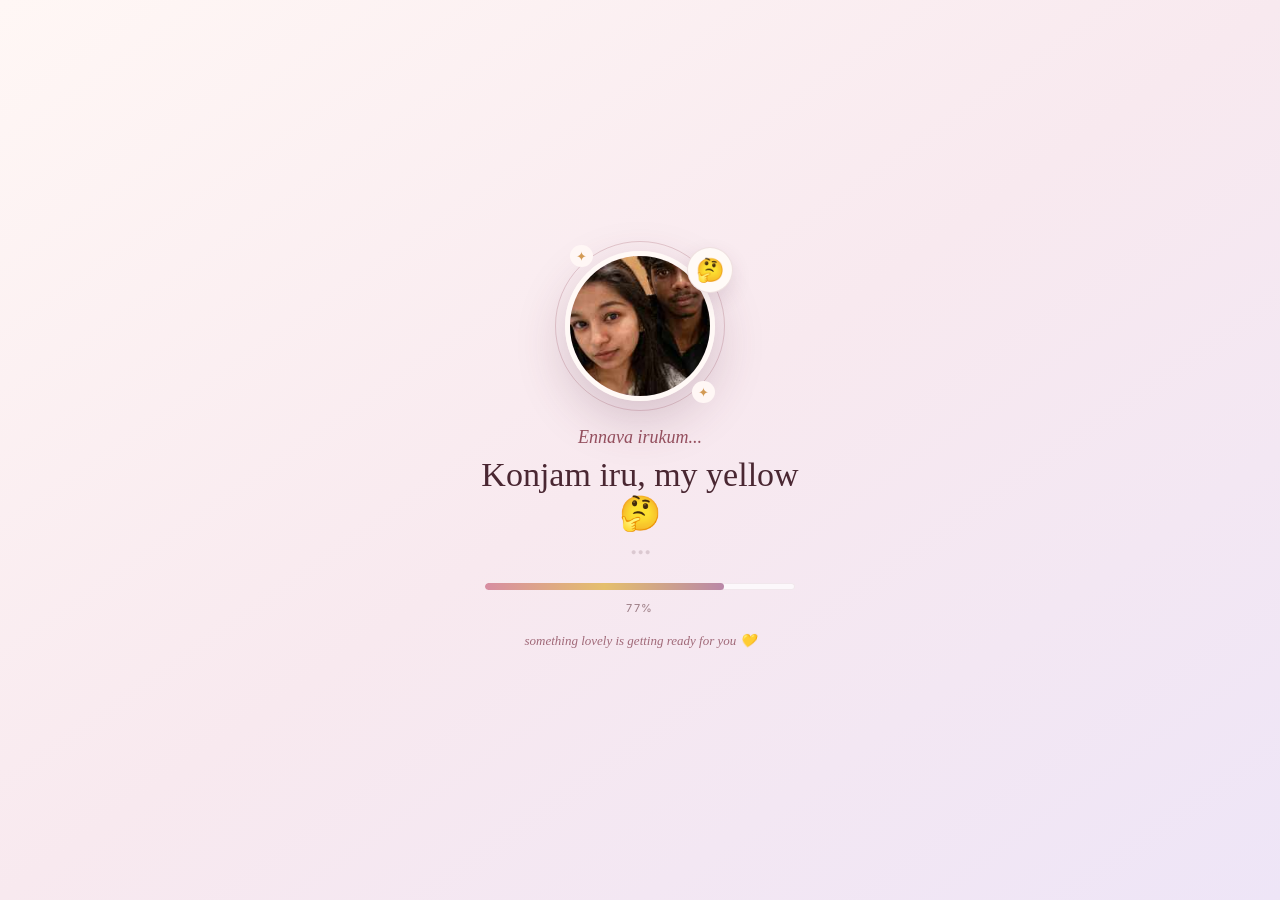
<file: index.html>
<!DOCTYPE html>
<html lang="en">
<head>
<meta charset="utf-8">
<meta name="viewport" content="width=device-width,initial-scale=1,viewport-fit=cover">
<meta name="theme-color" content="#FADED2">
<meta name="robots" content="noindex,nofollow">
<title>ONLY FOR MY GIRL💛</title>
<link rel="preconnect" href="https://fonts.googleapis.com">
<link rel="preconnect" href="https://fonts.gstatic.com" crossorigin>
<link href="https://fonts.googleapis.com/css2?family=Great+Vibes&family=Inter:wght@400;500&family=Playfair+Display:wght@400&display=swap" rel="stylesheet">
<style>
:root{--pink:#DC97A5;--pink2:#E8AAB5;--wine:#4A2732;--cream:#FFF9F6;--gold:#E8C66A;--bg:#FADED2}
*{box-sizing:border-box}
html,body{margin:0;min-height:100%;overflow-x:hidden;overflow-y:auto}
body{font-family:Inter,system-ui,sans-serif;color:var(--wine);background:var(--bg);-webkit-font-smoothing:antialiased}
#opening-loader{position:fixed;inset:0;z-index:999999;display:grid;place-items:center;background:linear-gradient(145deg,#fff7f5,#f8e9ef 50%,#eee5f7);transition:opacity .8s ease,visibility .8s ease}
#opening-loader.hide{opacity:0;visibility:hidden;pointer-events:none}
.loader-inner{text-align:center;width:min(88vw,390px);padding:24px}
.loader-photo-wrap{position:relative;width:150px;height:150px;margin:0 auto 26px}
.loader-ring{position:absolute;inset:-10px;border:1px solid rgba(150,80,95,.25);border-radius:50%;animation:spin 9s linear infinite}
.loader-ring:before,.loader-ring:after{content:'✦';position:absolute;color:#d39a54;background:#fff7f5;border-radius:50%;padding:3px 6px;font-size:13px}
.loader-ring:before{top:3px;left:14px}.loader-ring:after{right:9px;bottom:7px}
.loader-photo{width:100%;height:100%;object-fit:cover;border-radius:50%;border:5px solid #fff9f6;box-shadow:0 18px 50px rgba(90,45,70,.22);animation:floatPhoto 3.2s ease-in-out infinite}
.loader-think{position:absolute;right:-18px;top:-4px;width:46px;height:46px;border-radius:50%;display:grid;place-items:center;background:#fffaf7;border:1px solid rgba(150,80,95,.15);box-shadow:0 8px 20px rgba(90,45,70,.12);font-size:23px;animation:think 2s ease-in-out infinite}
.loader-kicker{font:italic 18px Georgia,serif;color:#96505f;margin-bottom:7px}
.loader-title{font:500 clamp(25px,7vw,34px)/1.15 Georgia,serif;color:#4a2732;margin:0}
.loader-sub{font-size:13px;color:#8c6d76;margin:10px 0 24px}
.loader-dots span{display:inline-block;animation:dot 1.2s infinite;opacity:.25}.loader-dots span:nth-child(2){animation-delay:.15s}.loader-dots span:nth-child(3){animation-delay:.3s}
.loader-progress{height:7px;width:min(78vw,310px);margin:auto;border-radius:999px;background:rgba(255,255,255,.72);overflow:hidden;box-shadow:inset 0 0 0 1px rgba(150,80,95,.1)}
.loader-bar{height:100%;width:0;background:linear-gradient(90deg,#d78da2,#e5bf6c,#b987a8);border-radius:999px;transition:width .1s linear}
.loader-percent{margin-top:11px;font-size:11px;letter-spacing:.16em;color:#9b7c84}
.loader-note{margin-top:18px;font:italic 13px Georgia,serif;color:#a06978}
@keyframes spin{to{transform:rotate(360deg)}}
@keyframes floatPhoto{0%,100%{transform:translateY(0)}50%{transform:translateY(-8px)}}
@keyframes think{0%,100%{transform:translateY(0) rotate(-5deg)}50%{transform:translateY(-6px) rotate(5deg)}}
@keyframes dot{0%,100%{opacity:.2;transform:translateY(0)}50%{opacity:1;transform:translateY(-3px)}}
@media(prefers-reduced-motion:reduce){#opening-loader *{animation:none!important}}

.page{position:relative;min-height:100svh;display:grid;place-items:center;overflow:hidden;background:radial-gradient(80% 55% at 50% 18%,rgba(255,249,246,.9),transparent 68%),radial-gradient(65% 50% at 10% 82%,rgba(220,151,165,.18),transparent 70%),radial-gradient(70% 55% at 94% 72%,rgba(232,198,106,.12),transparent 72%),linear-gradient(145deg,#FCE7DC 0%,#FADED2 45%,#F8D8CC 100%)}
.page:before{content:"";position:absolute;inset:-20%;background:radial-gradient(circle at 50% 48%,rgba(255,249,246,.42),transparent 38%);animation:breath 5s ease-in-out infinite;pointer-events:none}
.content{position:relative;z-index:2;width:min(92vw,760px);padding:28px 20px 34px;text-align:center}
.eyebrow{font-size:clamp(10px,1.7vw,12px);font-weight:500;letter-spacing:.34em;text-transform:uppercase;color:#96505F;margin:0 0 clamp(14px,2vw,24px)}
.title{font-family:"Playfair Display",Georgia,serif;font-size:clamp(40px,8.2vw,78px);font-weight:400;line-height:.98;letter-spacing:.01em;text-transform:uppercase;margin:0}
.name{font-family:"Great Vibes",cursive;font-size:clamp(62px,12.5vw,128px);line-height:.9;margin:7px 0 20px;background:linear-gradient(174deg,#E8AAB5,#DC97A5 35%,#BE7C8D 72%,#96505F);-webkit-background-clip:text;background-clip:text;-webkit-text-fill-color:transparent}
.badge{width:clamp(54px,6vw,68px);height:clamp(54px,6vw,68px);margin:0 auto 20px;border-radius:50%;display:grid;place-items:center;background:radial-gradient(circle at 32% 24%,#F0BFC6,#DC97A5 58%,#C98695);box-shadow:0 22px 42px -20px rgba(74,39,50,.45),inset 0 2px 7px rgba(255,255,255,.45);animation:float 3s ease-in-out infinite}
.badge svg{width:43%;fill:var(--cream)}
.message{font-size:clamp(14px,1.55vw,17px);line-height:1.65;max-width:48ch;margin:0 auto;color:rgba(74,39,50,.9)}
.signature{font-size:clamp(9px,1.2vw,11px);letter-spacing:.3em;text-transform:uppercase;color:#96505F;margin:18px 0 22px}
.divider{height:1px;width:70px;margin:0 auto 20px;background:linear-gradient(90deg,transparent,var(--pink),var(--gold),transparent)}
.enter{display:inline-flex;align-items:center;justify-content:center;gap:12px;min-height:54px;padding:16px 36px;border:0;border-radius:999px;cursor:pointer;text-decoration:none;color:var(--cream);font-size:11px;font-weight:500;letter-spacing:.28em;text-transform:uppercase;background:linear-gradient(140deg,#E7A9B4,#DC97A5 48%,#CE8A99);box-shadow:0 18px 38px -16px rgba(220,151,165,.9);animation:beckon 1.8s ease-in-out infinite;transition:transform .35s ease,box-shadow .35s ease}
.enter:hover{transform:translateY(-3px) scale(1.035);box-shadow:0 25px 48px -14px rgba(220,151,165,1)}
.enter:active{transform:scale(.97)}
.enter:focus-visible{outline:2px solid var(--wine);outline-offset:5px}
.heart{font-size:17px;line-height:1}
.content>*{opacity:0;filter:blur(9px);will-change:opacity,transform,filter}
.eyebrow{transform:translate3d(0,-18px,0);animation:openingDown .95s cubic-bezier(.19,.78,.22,1) .12s forwards}
.title{transform:translate3d(0,24px,0);animation:openingUp 1.15s cubic-bezier(.19,.78,.22,1) .34s forwards}
.name{transform:translate3d(0,28px,0) scale(.96);animation:nameReveal 1.45s cubic-bezier(.16,.82,.18,1) .62s forwards}
.badge{transform:translate3d(0,18px,0) scale(.72);animation:badgeReveal 1s cubic-bezier(.17,.86,.22,1) 1.02s forwards,float 3s ease-in-out 2.15s infinite}
.message{transform:translate3d(0,20px,0);animation:openingUp 1s cubic-bezier(.19,.78,.22,1) 1.25s forwards}
.signature{transform:translate3d(0,16px,0);animation:openingUp .9s cubic-bezier(.19,.78,.22,1) 1.48s forwards}
.divider{transform:scaleX(0);filter:blur(2px);transform-origin:center;animation:lineReveal .85s cubic-bezier(.2,.8,.2,1) 1.67s forwards}
.enter{transform:translate3d(0,24px,0) scale(.94);animation:buttonReveal 1s cubic-bezier(.17,.86,.22,1) 1.84s forwards,beckon 1.8s ease-in-out 2.9s infinite}
.heart{display:inline-block;animation:heartPulse 1.4s ease-in-out 3.05s infinite}
@keyframes openingDown{0%{opacity:0;filter:blur(9px);transform:translate3d(0,-18px,0);letter-spacing:.52em}100%{opacity:1;filter:blur(0);transform:translate3d(0,0,0);letter-spacing:.34em}}
@keyframes openingUp{0%{opacity:0;filter:blur(9px);transform:translate3d(0,24px,0)}100%{opacity:1;filter:blur(0);transform:translate3d(0,0,0)}}
@keyframes nameReveal{0%{opacity:0;filter:blur(12px);transform:translate3d(0,30px,0) scale(.94)}55%{opacity:1;filter:blur(0);transform:translate3d(0,-3px,0) scale(1.012)}100%{opacity:1;filter:blur(0);transform:translate3d(0,0,0) scale(1)}}
@keyframes badgeReveal{0%{opacity:0;filter:blur(10px);transform:translate3d(0,18px,0) scale(.72)}70%{opacity:1;filter:blur(0);transform:translate3d(0,-2px,0) scale(1.06)}100%{opacity:1;filter:blur(0);transform:translate3d(0,0,0) scale(1)}}
@keyframes lineReveal{0%{opacity:0;filter:blur(2px);transform:scaleX(0)}100%{opacity:1;filter:blur(0);transform:scaleX(1)}}
@keyframes buttonReveal{0%{opacity:0;filter:blur(9px);transform:translate3d(0,24px,0) scale(.94)}70%{opacity:1;filter:blur(0);transform:translate3d(0,-2px,0) scale(1.025)}100%{opacity:1;filter:blur(0);transform:translate3d(0,0,0) scale(1)}}
@keyframes heartPulse{0%,100%{transform:scale(1) rotate(0)}35%{transform:scale(1.22) rotate(-4deg)}55%{transform:scale(1) rotate(3deg)}}
.petal{position:absolute;z-index:1;pointer-events:none;width:clamp(9px,1.6vw,15px);height:clamp(14px,2.4vw,22px);border-radius:100% 0 100% 0;background:linear-gradient(145deg,#F4C5CD,#DC97A5);opacity:.55;animation:fall linear infinite}
.p1{left:7%;top:-5%;animation-duration:10s;animation-delay:-2s}.p2{left:18%;top:-8%;animation-duration:13s;animation-delay:-8s}.p3{left:34%;top:-10%;animation-duration:11s;animation-delay:-4s}.p4{left:53%;top:-6%;animation-duration:14s;animation-delay:-11s}.p5{left:71%;top:-9%;animation-duration:12s;animation-delay:-6s}.p6{left:89%;top:-4%;animation-duration:15s;animation-delay:-10s}
.spark{position:absolute;width:7px;height:7px;border-radius:50%;background:var(--gold);opacity:.4;animation:twinkle 2.8s ease-in-out infinite}.s1{left:17%;top:30%}.s2{right:13%;top:25%;animation-delay:.8s}.s3{left:11%;bottom:22%;animation-delay:1.4s}.s4{right:18%;bottom:18%;animation-delay:2s}
@keyframes fall{0%{transform:translate3d(0,-10vh,0) rotate(0);opacity:0}12%{opacity:.6}50%{transform:translate3d(45px,52vh,0) rotate(170deg)}100%{transform:translate3d(-25px,115vh,0) rotate(350deg);opacity:0}}
@keyframes float{0%,100%{transform:translateY(0)}50%{transform:translateY(-7px)}}
@keyframes beckon{0%,100%{transform:translateY(0) scale(1)}50%{transform:translateY(-4px) scale(1.045);box-shadow:0 22px 46px -14px rgba(220,151,165,1),0 0 0 10px rgba(220,151,165,.11)}}
@keyframes breath{0%,100%{transform:scale(1);opacity:.65}50%{transform:scale(1.06);opacity:1}}
@keyframes twinkle{0%,100%{transform:scale(.6);opacity:.2}50%{transform:scale(1.35);opacity:.75}}
@media(max-width:520px){.content{padding:24px 18px 30px}.name{margin-top:5px;margin-bottom:20px}.message{max-width:34ch}.signature{margin:17px 0 21px}.enter{min-height:56px;padding:17px 30px;letter-spacing:.22em}}
@media(max-height:760px) and (min-width:521px){.content{padding-block:18px}.eyebrow{margin-bottom:12px}.name{margin-bottom:14px}.badge{margin-bottom:14px}.message{line-height:1.5}.signature{margin:12px 0 16px}.divider{margin-bottom:15px}.enter{min-height:50px;padding:14px 32px}}
@media(prefers-reduced-motion:reduce){.content>*{opacity:1!important;filter:none!important;transform:none!important;animation:none!important}.badge,.enter,.heart{animation:none!important}*,*:before,*:after{transition:none!important}}
</style>
</head>
<body>
<div id="opening-loader" aria-label="Loading your surprise">
  <div class="loader-inner">
    <div class="loader-photo-wrap"><div class="loader-ring"></div><img class="loader-photo" src="/assets/bhavanika.jpg" alt=""><div class="loader-think">🤔</div></div>
    <div class="loader-kicker">Ennava irukum...</div>
    <h2 class="loader-title">Konjam iru, my yellow 🤔</h2>
    <div class="loader-sub"><span class="loader-dots"><span>•</span><span>•</span><span>•</span></span></div>
    <div class="loader-progress"><div class="loader-bar"></div></div>
    <div class="loader-percent">0%</div>
    <div class="loader-note">something lovely is getting ready for you 💛</div>
  </div>
</div>
<main class="page">
  <span class="petal p1"></span><span class="petal p2"></span><span class="petal p3"></span><span class="petal p4"></span><span class="petal p5"></span><span class="petal p6"></span>
  <span class="spark s1"></span><span class="spark s2"></span><span class="spark s3"></span><span class="spark s4"></span>
  <section class="content" aria-label="Birthday welcome">
    <p class="eyebrow">A little celebration for you 🌸</p>
    <h1 class="title">Happy Birthday</h1>
    <p class="name">Bhavanika</p>
    <div class="badge" aria-hidden="true"><svg viewBox="0 0 32 30"><path d="M16 29S1.6 20.2 1.6 10.8C1.6 5.6 5.6 1.8 10.3 1.8c3 0 5 1.6 5.7 3.2.7-1.6 2.7-3.2 5.7-3.2 4.7 0 8.7 3.8 8.7 9C30.4 20.2 16 29 16 29z"/></svg></div>
    <p class="message">You make every ordinary day feel beautiful.<br>Today is all about celebrating the beautiful person you are.</p>
    <p class="signature">With all my love, always</p>
    <div class="divider" aria-hidden="true"></div>
    <a class="enter" href="main.html" aria-label="Enter the birthday celebration">Let's begin <span class="heart">💗</span></a>
  </section>
</main>
<script>
(function(){
  var loader=document.getElementById('opening-loader');
  var bar=loader.querySelector('.loader-bar');
  var pct=loader.querySelector('.loader-percent');
  var start=performance.now(), duration=4200;
  function tick(now){
    var p=Math.min(1,(now-start)/duration);
    var eased=1-Math.pow(1-p,3);
    var value=Math.floor(eased*100);
    bar.style.width=value+'%'; pct.textContent=value+'%';
    if(p<1){requestAnimationFrame(tick)}else{setTimeout(function(){loader.classList.add('hide');setTimeout(function(){loader.remove()},900)},350)}
  }
  requestAnimationFrame(tick);
})();
</script>
<!-- MEMORY-POPUP-NO-FIX-V1 -->
<style>
  #myyellow-memory-popup{position:fixed;inset:0;z-index:100000;display:grid;place-items:center;padding:22px;background:rgba(74,39,50,.30);backdrop-filter:blur(9px);-webkit-backdrop-filter:blur(9px);opacity:0;pointer-events:none;transition:opacity .45s ease}
  #myyellow-memory-popup.on{opacity:1;pointer-events:auto}
  #myyellow-memory-popup .mp-card{width:min(92vw,520px);padding:34px 26px 28px;text-align:center;border-radius:28px;background:linear-gradient(160deg,#fffaf7,#f8ded5);border:1px solid rgba(220,151,165,.55);box-shadow:0 35px 90px -35px rgba(74,39,50,.65);transform:translateY(24px) scale(.94);transition:transform .6s cubic-bezier(.16,1,.3,1)}
  #myyellow-memory-popup.on .mp-card{transform:none}
  #myyellow-memory-popup .mp-heart{font-size:42px;line-height:1;margin-bottom:12px}
  #myyellow-memory-popup h3{margin:0;font:400 clamp(30px,6vw,48px) var(--serif);color:#4A2732}
  #myyellow-memory-popup p{margin:14px auto 24px;max-width:38ch;font:400 15.5px/1.75 var(--sans);color:rgba(74,39,50,.84)}
  #myyellow-memory-popup button{min-height:54px;padding:16px 32px;border:0;border-radius:999px;cursor:pointer;color:#FFF9F6;background:linear-gradient(140deg,#E7A9B4,#DC97A5 48%,#CE8A99);box-shadow:0 18px 38px -16px rgba(220,151,165,.95);font:500 11px var(--sans);letter-spacing:.20em;text-transform:uppercase}
  #myyellow-memory-popup button:hover{transform:translateY(-2px) scale(1.03)}
  #myyellow-memory-popup .mp-close{display:block;margin:16px auto 0;background:none;box-shadow:none;color:#96505F;min-height:auto;padding:8px;font-size:10px;letter-spacing:.14em}
  @media(max-width:520px){#myyellow-memory-popup .mp-card{padding:30px 20px 24px}#myyellow-memory-popup p{font-size:14px}}
</style>
<div id="myyellow-memory-popup" aria-hidden="true">
  <div class="mp-card" role="dialog" aria-modal="true" aria-labelledby="mp-title">
    <div class="mp-heart">💗</div>
    <h3 id="mp-title">One little memory…</h3>
    <p>I wanted you to pause here for a second. This photo means a little more to me than just a photo. Keep it close, my love. ✨</p>
    <button type="button" id="mp-open">Open the next part 💕</button>
    <button type="button" class="mp-close" id="mp-close">Not yet</button>
  </div>
</div>
<script>
(function(){
  'use strict';
  var popup,openBtn,closeBtn,photo,proposal,memory,opened=false,noClicks=0,noBusy=false;
  function ready(){
    popup=document.getElementById('myyellow-memory-popup');
    openBtn=document.getElementById('mp-open');
    closeBtn=document.getElementById('mp-close');
    photo=document.getElementById('my-scratch-photo');
    proposal=document.getElementById('proposal');
    memory=document.getElementById('memory');
    if(!popup||!openBtn)return false;

    function hidePopup(){popup.classList.remove('on');popup.setAttribute('aria-hidden','true')}
    function showPopup(){
      if(opened)return;
      popup.classList.add('on');popup.setAttribute('aria-hidden','false');
      setTimeout(function(){openBtn.focus({preventScroll:true})},120);
    }
    function reveal(){
      if(opened)return;opened=true;hidePopup();
      if(memory){memory.style.setProperty('display','none','important');memory.style.opacity='0'}
      if(proposal){
        proposal.classList.remove('my-proposal-hidden');
        proposal.classList.add('my-proposal-revealed');
        proposal.style.setProperty('display','block','important');
        proposal.style.opacity='0';proposal.style.filter='blur(8px)';proposal.style.transform='translateY(26px)';
        requestAnimationFrame(function(){
          proposal.style.transition='opacity .75s ease,transform .75s ease,filter .75s ease';
          proposal.style.opacity='1';proposal.style.filter='none';proposal.style.transform='none';
          setTimeout(function(){proposal.scrollIntoView({behavior:'smooth',block:'center'})},90);
        });
      }
      try{if(window.NoButton&&typeof window.NoButton.init==='function')window.NoButton.init()}catch(e){}
    }
    openBtn.addEventListener('click',reveal);
    closeBtn.addEventListener('click',hidePopup);

    /* Highest-level capture: this runs before the older memory handlers. */
    document.addEventListener('click',function(e){
      var t=e.target;
      if(t&&t.closest&&photo&&t.closest('#my-scratch-photo')){
        e.preventDefault();e.stopImmediatePropagation();showPopup();return;
      }
    },true);
    document.addEventListener('touchend',function(e){
      var t=e.target;
      if(t&&t.closest&&photo&&t.closest('#my-scratch-photo')){
        e.preventDefault();e.stopImmediatePropagation();showPopup();
      }
    },{capture:true,passive:false});

    function moveNo(no){
      var arena=document.getElementById('arena');
      if(!arena)return;
      var w=Math.max(120,Math.min(240,arena.clientWidth*.42));
      var h=Math.max(90,Math.min(150,arena.clientHeight*.55));
      var dx=(Math.random()-.5)*w,dy=(Math.random()-.5)*h;
      no.style.transition='transform .5s cubic-bezier(.16,1,.3,1)';
      no.style.transform='translate('+dx.toFixed(0)+'px,'+dy.toFixed(0)+'px) rotate('+(Math.random()*20-10).toFixed(1)+'deg)';
    }
    function catFallback(no){
      if(noBusy)return;noBusy=true;
      try{
        if(window.Cat&&typeof window.Cat.appearCenter==='function'){
          window.Cat.appearCenter().then(function(){
            if(typeof window.Cat.leapTo==='function')return window.Cat.leapTo(no,{arc:190,spin:18,duration:900});
          }).then(function(){
            if(window.Cat&&typeof window.Cat.setMood==='function')window.Cat.setMood('sad');
            if(window.Cat&&typeof window.Cat.say==='function')window.Cat.say(["This isn't fair… 😿","Please? For me? 🥺","You're breaking my heart… 💔"]);
            noBusy=false;
          }).catch(function(){noBusy=false});
        }else noBusy=false;
      }catch(e){noBusy=false}
    }
    document.addEventListener('click',function(e){
      var no=e.target&&e.target.closest?e.target.closest('#btnNo'):null;
      if(!no||noBusy)return;
      e.preventDefault();e.stopImmediatePropagation();
      noClicks++;moveNo(no);
      if(noClicks>=2){noClicks=0;catFallback(no)}
    },true);
    document.addEventListener('touchend',function(e){
      var no=e.target&&e.target.closest?e.target.closest('#btnNo'):null;
      if(!no||noBusy)return;
      e.preventDefault();e.stopImmediatePropagation();
      noClicks++;moveNo(no);
      if(noClicks>=2){noClicks=0;catFallback(no)}
    },{capture:true,passive:false});

    return true;
  }
  if(document.readyState==='loading')document.addEventListener('DOMContentLoaded',ready,{once:true});else ready();
})();
</script>
</body>
</html>
</file>
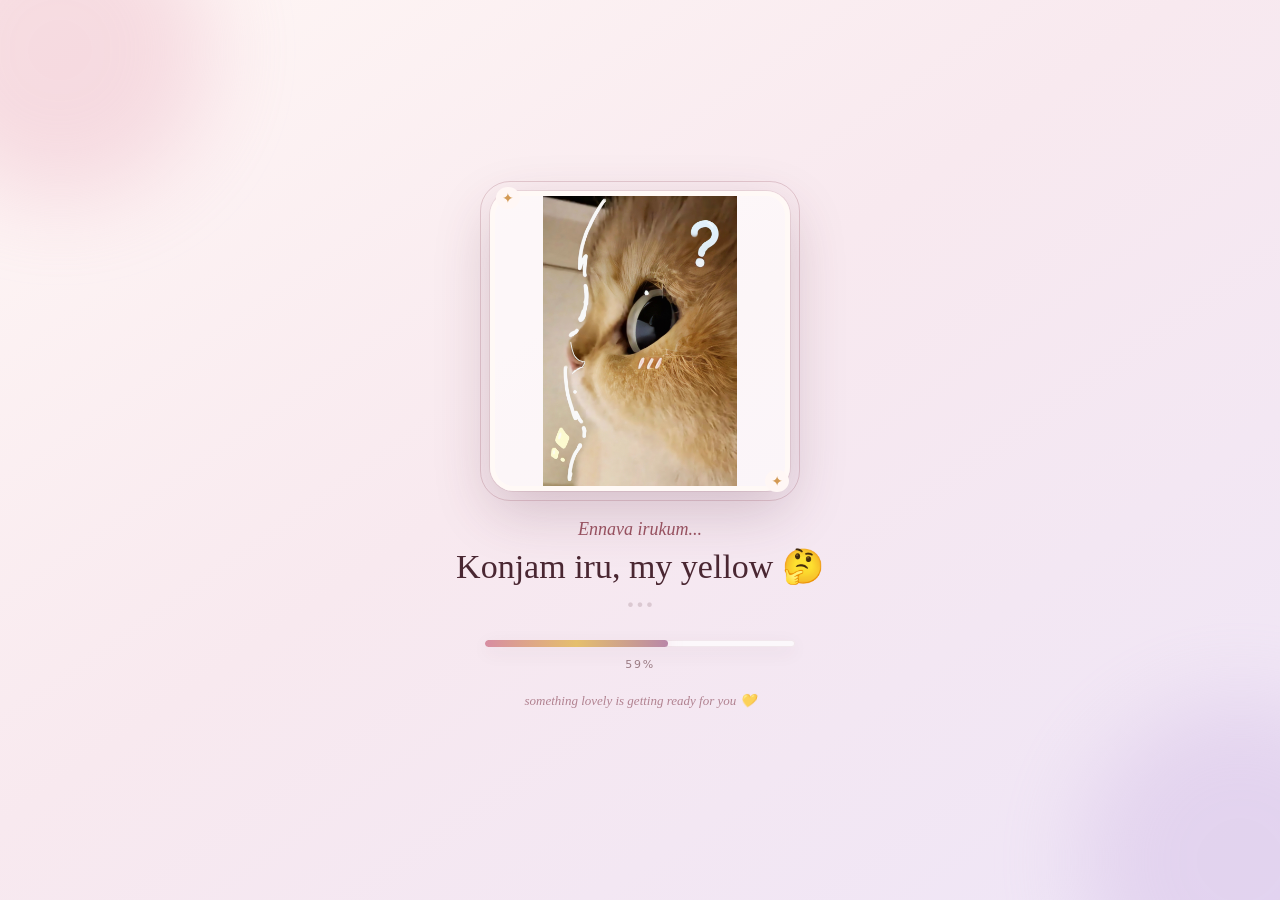
<file: loading.html>
<!doctype html>
<html lang="en">
<head>
<meta charset="utf-8">
<meta name="viewport" content="width=device-width,initial-scale=1,viewport-fit=cover">
<meta name="theme-color" content="#fff7f5">
<title>Just a little surprise 💛</title>
<style>
*{box-sizing:border-box}html,body{margin:0;width:100%;height:100%;overflow:hidden}body{font-family:Inter,system-ui,-apple-system,BlinkMacSystemFont,"Segoe UI",sans-serif;color:#4a2732;background:linear-gradient(145deg,#fff7f5,#f8e9ef 48%,#eee5f7);display:grid;place-items:center}
.loader{position:fixed;inset:0;z-index:9999;display:grid;place-items:center;overflow:hidden;background:linear-gradient(145deg,#fff7f5 0%,#f8e9ef 46%,#eee5f7 100%);transition:opacity .9s cubic-bezier(.22,1,.36,1)}
.loader:before,.loader:after{content:"";position:absolute;border-radius:50%;filter:blur(45px);opacity:.32;animation:drift 7s ease-in-out infinite alternate}.loader:before{width:300px;height:300px;background:#e6a4b8;top:-100px;left:-90px}.loader:after{width:320px;height:320px;background:#c9aee0;right:-120px;bottom:-120px;animation-delay:-3s}
.inner{position:relative;width:min(90vw,420px);display:flex;flex-direction:column;align-items:center;text-align:center;padding:28px 20px}.photoWrap{position:relative;width:min(78vw,300px);height:min(78vw,300px);margin-bottom:28px;display:flex;align-items:center;justify-content:center}.ring{position:absolute;inset:-10px;border:1px solid rgba(150,80,95,.24);border-radius:30px;animation:spin 10s linear infinite}.ring:before,.ring:after{content:"✦";position:absolute;color:#d39a54;font-size:14px;background:#fff7f5;padding:3px 6px;border-radius:50%}.ring:before{top:5px;left:15px}.ring:after{right:10px;bottom:8px}.photo{display:block;width:100%;height:100%;object-fit:contain;border-radius:24px;border:5px solid rgba(255,249,246,.95);background:rgba(255,255,255,.58);box-shadow:0 20px 55px rgba(90,45,70,.22),0 0 0 1px rgba(150,80,95,.12);animation:float 3.4s ease-in-out infinite}.thought{position:absolute;right:-20px;top:-8px;width:47px;height:47px;border-radius:50%;display:grid;place-items:center;background:#fffaf7;border:1px solid rgba(150,80,95,.16);box-shadow:0 8px 20px rgba(90,45,70,.12);font-size:24px;animation:thought 2.2s ease-in-out infinite}.thought:before,.thought:after{content:"";position:absolute;border-radius:50%;background:#fffaf7;border:1px solid rgba(150,80,95,.13)}.thought:before{width:11px;height:11px;left:-9px;bottom:4px}.thought:after{width:6px;height:6px;left:-15px;bottom:-4px}
.kicker{font-family:Georgia,"Times New Roman",serif;font-style:italic;font-size:18px;color:#96505f;margin-bottom:7px;animation:textIn .9s .15s both}.title{font-family:Georgia,"Times New Roman",serif;font-size:clamp(25px,7vw,34px);font-weight:500;line-height:1.15;margin:0;color:#4a2732;animation:textIn .9s .28s both}.dots{margin:10px 0 24px;color:#8c6d76;min-height:20px}.dots span{display:inline-block;animation:dot 1.25s ease-in-out infinite;opacity:.25}.dots span:nth-child(2){animation-delay:.16s}.dots span:nth-child(3){animation-delay:.32s}.progress{width:min(78vw,310px);height:7px;border-radius:999px;background:rgba(255,255,255,.7);box-shadow:inset 0 0 0 1px rgba(150,80,95,.1),0 5px 18px rgba(90,45,70,.08);overflow:hidden}.bar{height:100%;width:0;border-radius:inherit;background:linear-gradient(90deg,#d78da2,#e5bf6c,#b987a8);box-shadow:0 0 16px rgba(215,141,162,.35)}.percent{margin-top:11px;font-size:11px;letter-spacing:.16em;color:#9b7c84;min-height:16px}.note{margin-top:19px;font-family:Georgia,"Times New Roman",serif;font-style:italic;font-size:13px;color:#a06978;opacity:.8}
@keyframes float{0%,100%{transform:translateY(0) rotate(-1deg)}50%{transform:translateY(-8px) rotate(1deg)}}@keyframes spin{to{transform:rotate(360deg)}}@keyframes thought{0%,100%{transform:translateY(0) rotate(-5deg)}50%{transform:translateY(-7px) rotate(5deg)}}@keyframes dot{0%,100%{opacity:.2;transform:translateY(0)}50%{opacity:1;transform:translateY(-3px)}}@keyframes textIn{from{opacity:0;transform:translateY(12px)}to{opacity:1;transform:none}}@keyframes drift{from{transform:translate3d(0,0,0) scale(1)}to{transform:translate3d(22px,-18px,0) scale(1.08)}}
@media(max-width:430px){.photoWrap{width:min(72vw,270px);height:min(72vw,270px)}.inner{padding-top:20px}.note{font-size:12px}}@media(prefers-reduced-motion:reduce){*{animation-duration:.01ms!important;animation-iteration-count:1!important}}
</style>
</head>
<body>
<main class="loader" id="loader"><div class="inner">
<div class="photoWrap"><div class="ring"></div><img class="photo" src="/assets/IMG_20260818_203948.jpg?v=loader-final" alt=""></div>
<div class="kicker">Ennava irukum...</div><h1 class="title">Konjam iru, my yellow 🤔</h1>
<div class="dots"><span>•</span><span>•</span><span>•</span></div>
<div class="progress"><div class="bar" id="bar"></div></div><div class="percent" id="percent">0%</div>
<div class="note">something lovely is getting ready for you 💛</div>
</div></main>
<script>
(function(){
 const bar=document.getElementById('bar'),pct=document.getElementById('percent'),loader=document.getElementById('loader');
 const reduce=matchMedia('(prefers-reduced-motion: reduce)').matches; const duration=reduce?900:4200; const start=performance.now();
 function tick(now){const p=Math.min(1,(now-start)/duration),e=1-Math.pow(1-p,3),v=Math.floor(e*100);bar.style.width=v+'%';pct.textContent=v+'%';if(p<1)requestAnimationFrame(tick);else finish()}
 async function finish(){
   bar.style.width='100%';pct.textContent='100%';
   await new Promise(r=>setTimeout(r,reduce?120:520));
   try{
     const res=await fetch('/main-v5.html?loader_bypass='+Date.now(),{cache:'no-store'});
     if(!res.ok) throw new Error('Birthday page request failed: '+res.status);
     const html=await res.text();
     const doc=new DOMParser().parseFromString(html,'text/html');
     loader.style.opacity='0';
     await new Promise(r=>setTimeout(r,650));
     document.open();
     document.write('<!doctype html>'+doc.documentElement.outerHTML);
     document.close();
   }catch(e){
     console.error(e);
     location.replace('/main-v5.html?from_loader='+Date.now());
   }
 }
 requestAnimationFrame(tick);
})();
</script>
</body>
</html>
</file>
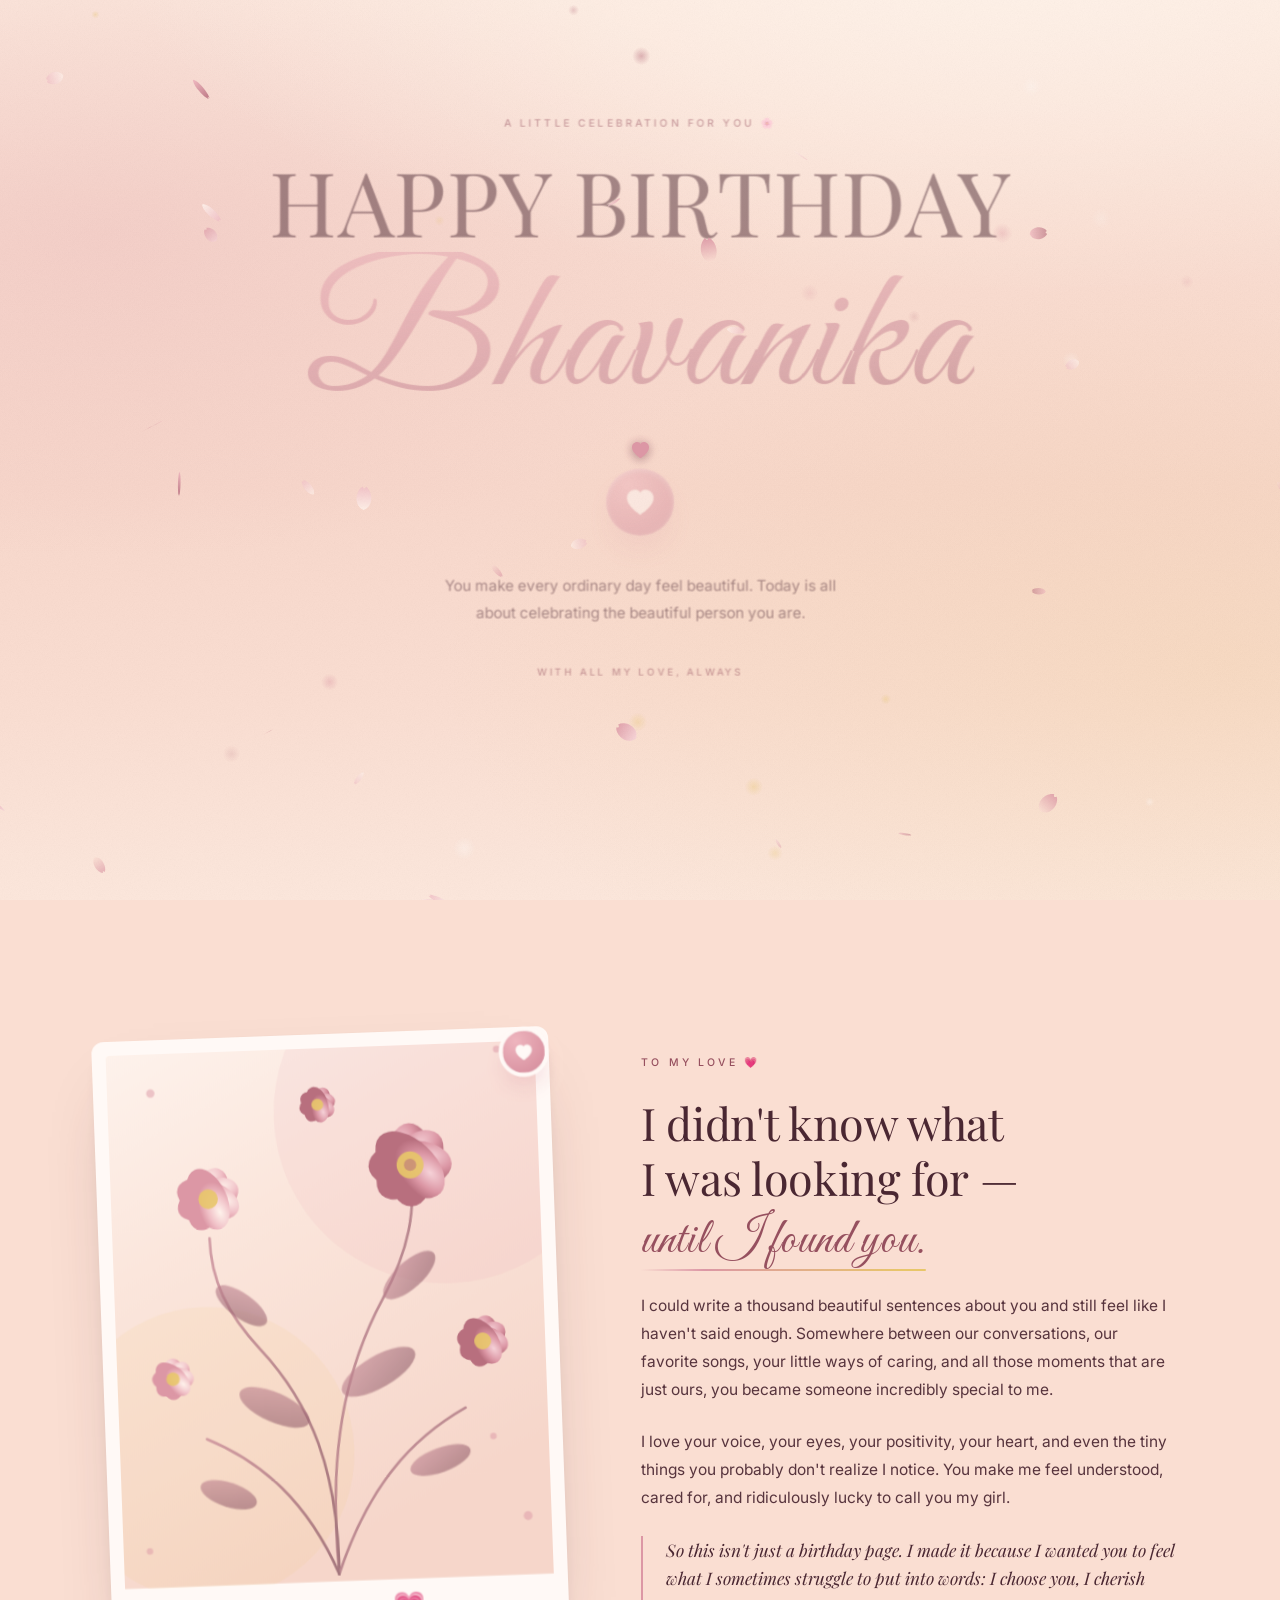
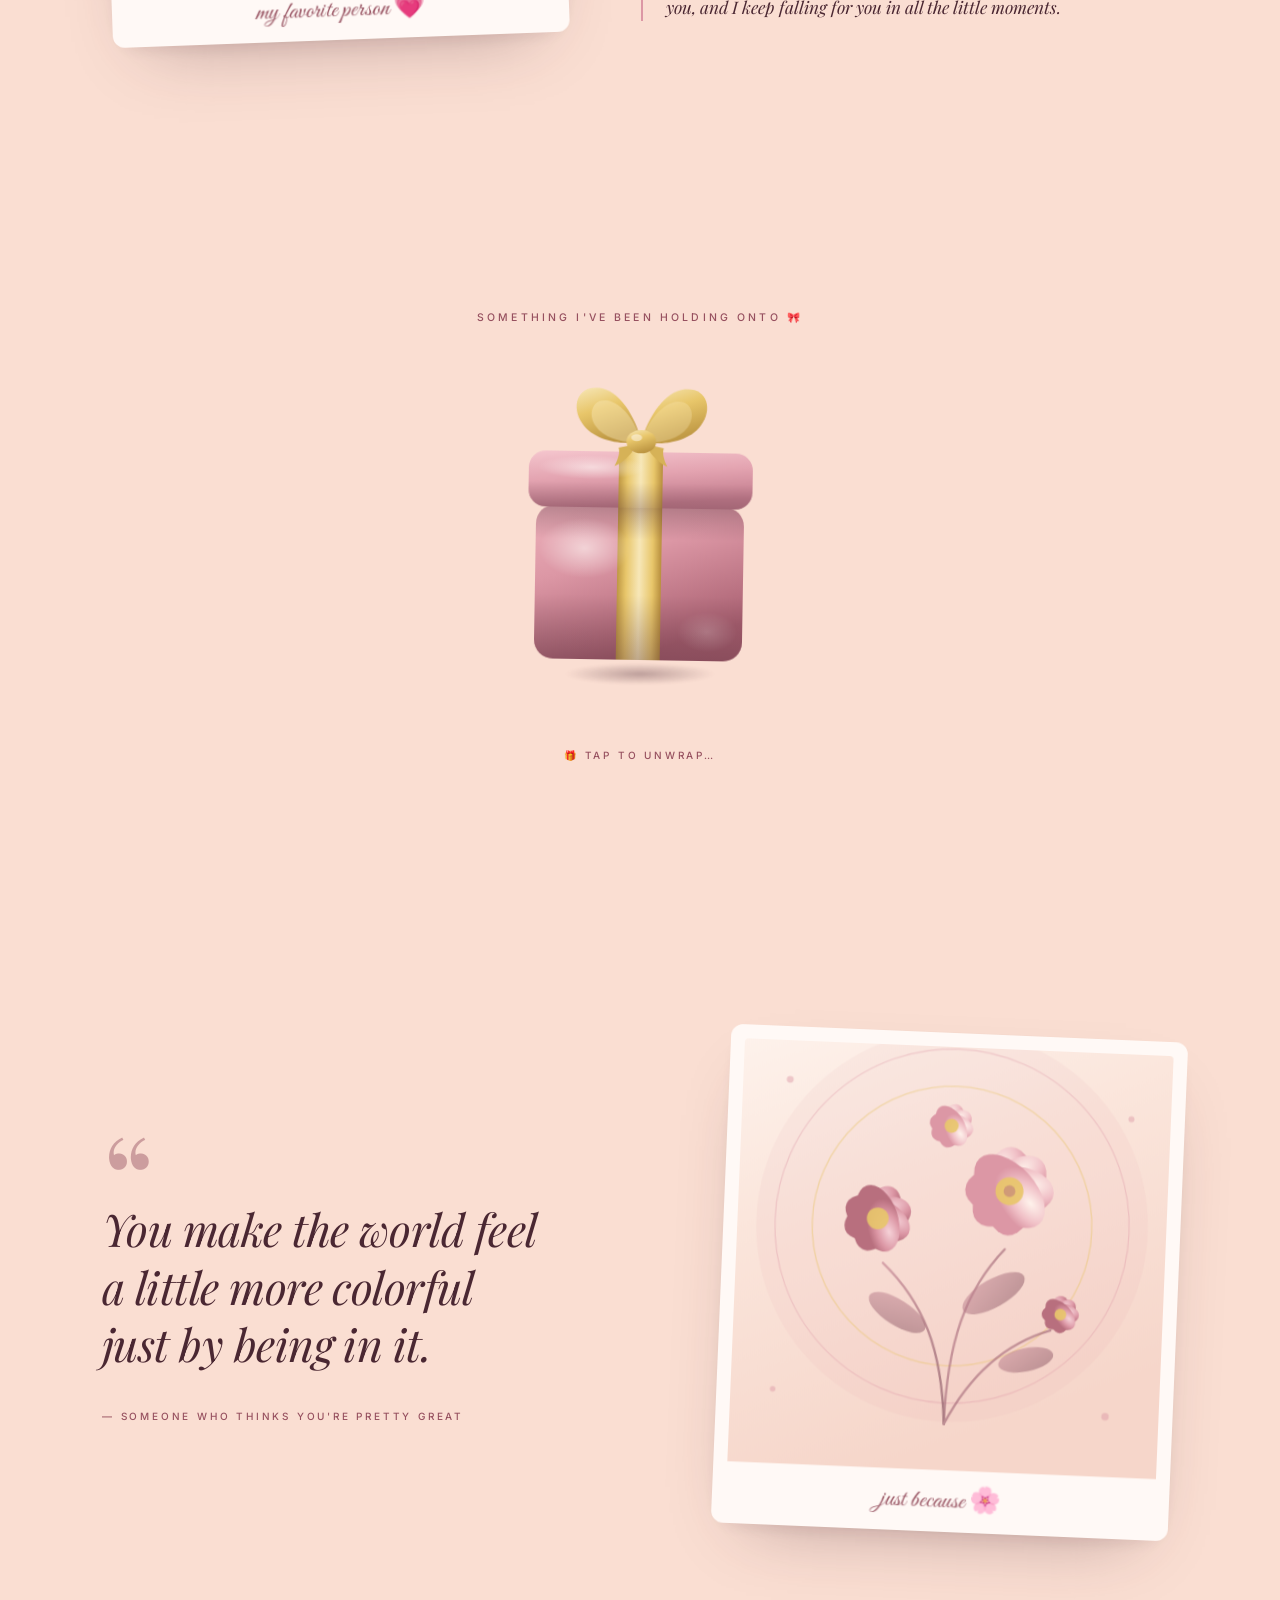
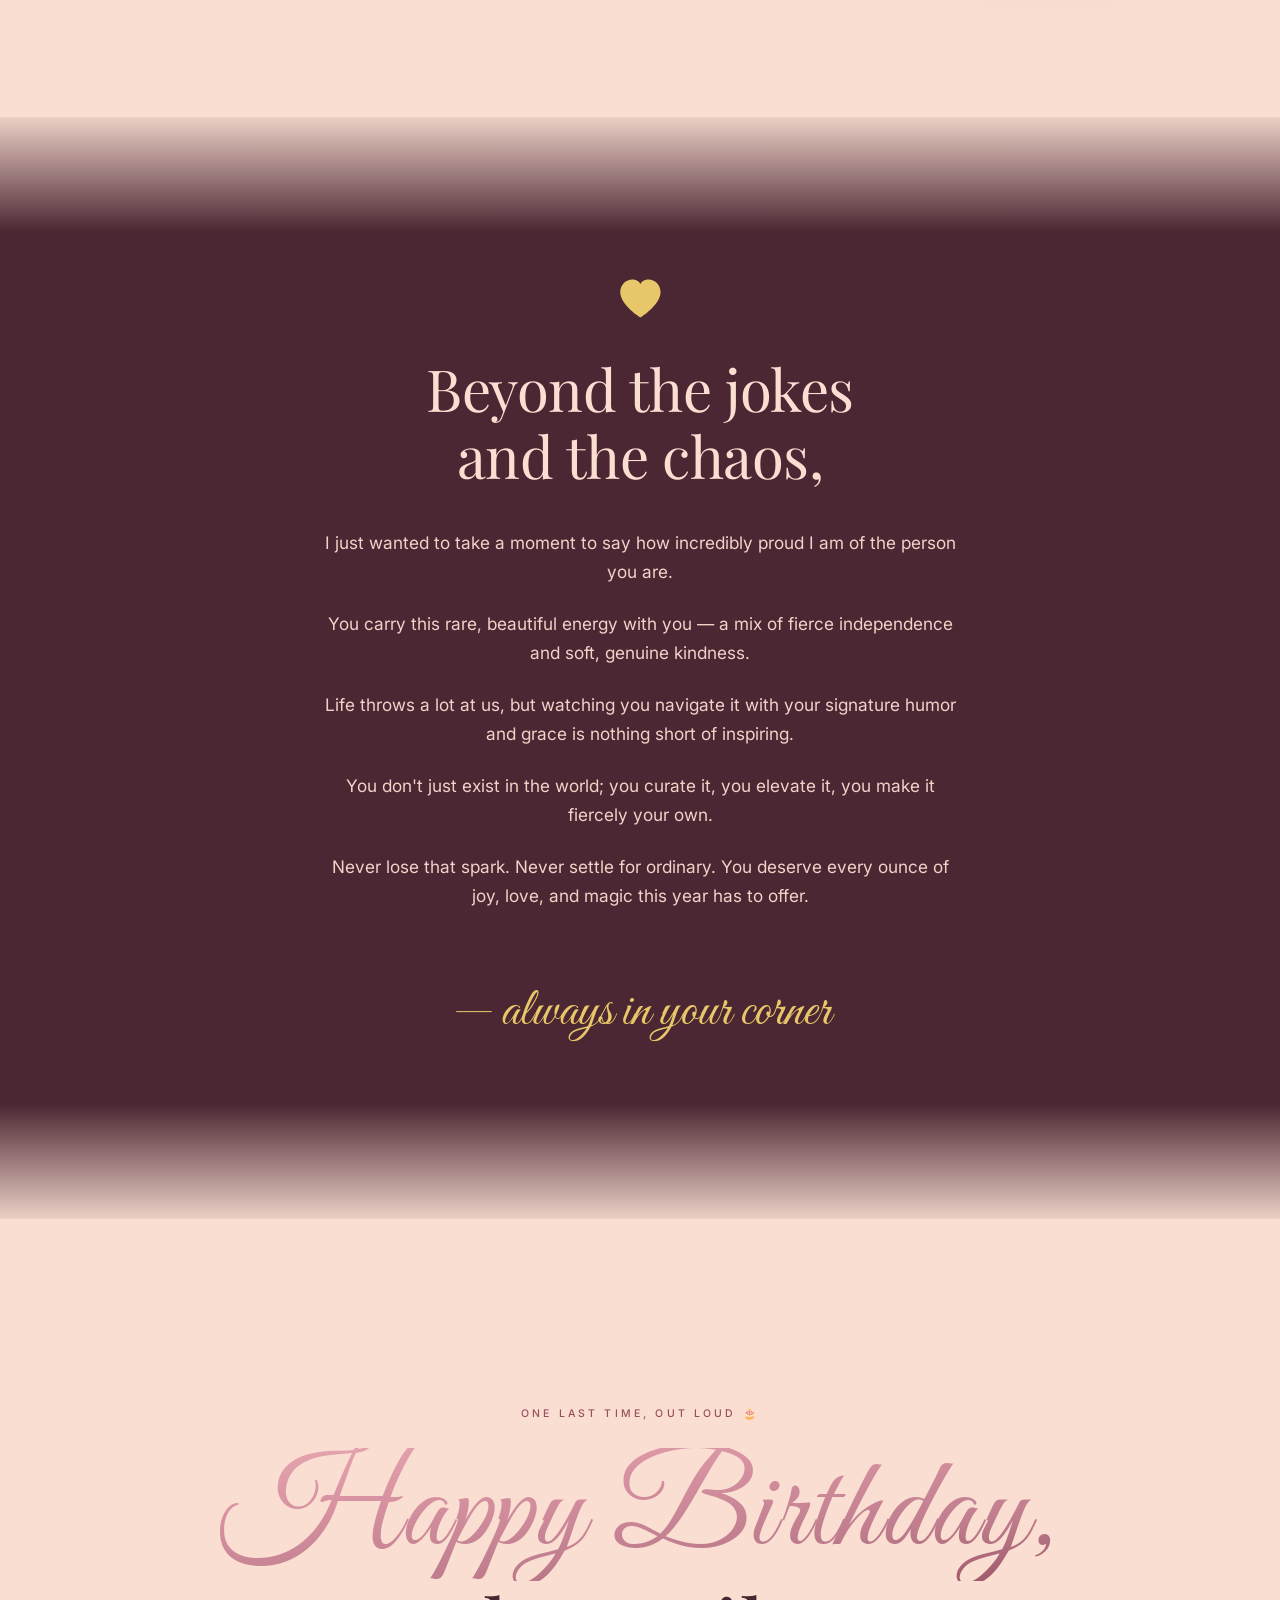
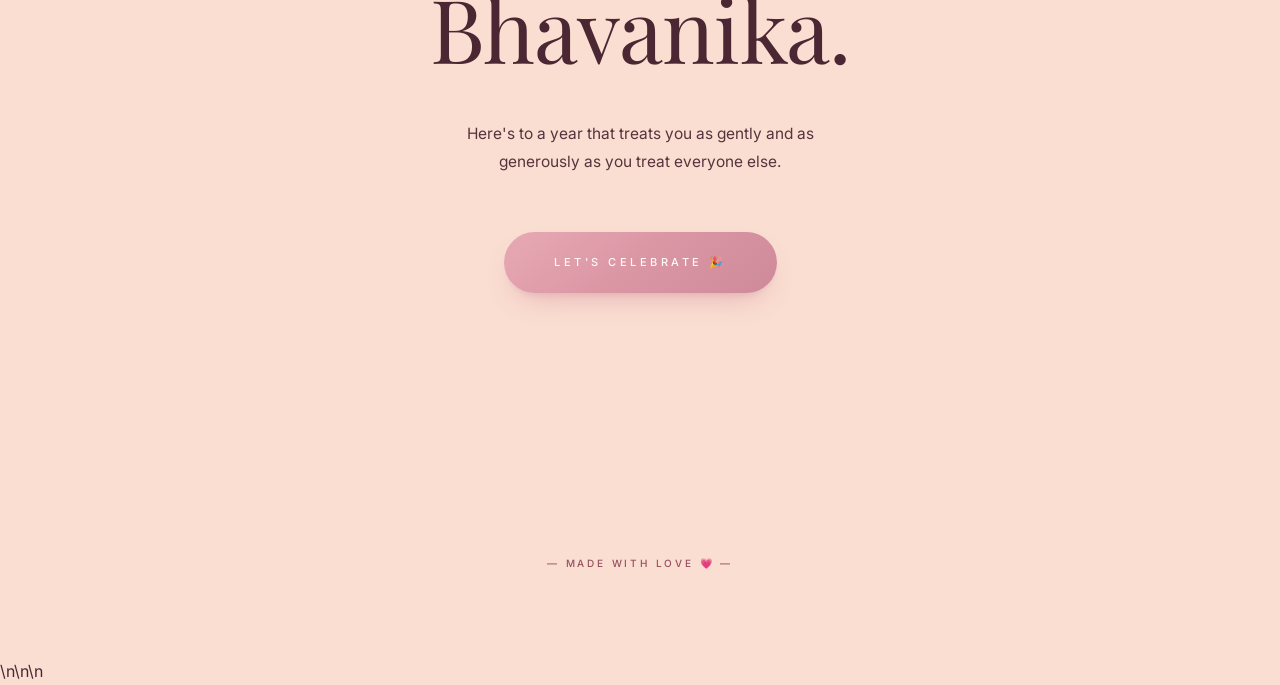
<file: main.html>
<!doctype html>
<html lang="en"><head><meta charset="utf-8"><meta name="viewport" content="width=device-width,initial-scale=1,viewport-fit=cover"><title>ONLY FOR MY GIRL💛</title><meta name="theme-color" content="#FADED2"><style>html,body{margin:0;min-height:100%;background:#FADED2}body{overflow-x:hidden}</style></head><body>
<script>
(async()=>{try{
 const r=await fetch('website%20file.html?v=final-layout-1',{cache:'no-store'});if(!r.ok)throw Error('birthday page unavailable');let h=await r.text();
 const patch=`
<style>
#viewStory #world.story-paged{min-height:100svh}#viewStory #world.story-paged>.story-page{display:none!important;min-height:100svh;position:relative;overflow:hidden;padding:clamp(74px,9vh,112px) max(16px,4vw) clamp(92px,12vh,140px)!important;margin:0!important}#viewStory #world.story-paged>.story-page.story-active{display:flex!important;flex-direction:column;align-items:center;justify-content:center}#viewStory #world.story-paged>.story-page>.wrap{width:min(1180px,100%);margin:0 auto}.story-nav{width:100%;display:flex;align-items:center;justify-content:center;gap:12px;flex-wrap:wrap;margin-top:clamp(28px,4vh,52px);padding:0!important;z-index:30;position:relative}.story-next,.story-back{position:relative;display:inline-flex;align-items:center;justify-content:center;gap:.65em;min-height:60px;padding:18px 40px;border-radius:999px;cursor:pointer;font:500 11px/1 Inter,system-ui,sans-serif;letter-spacing:.24em;text-transform:uppercase;white-space:nowrap;transition:transform .45s cubic-bezier(.2,.8,.2,1),box-shadow .45s ease}.story-next{color:#FFF9F6;background:linear-gradient(140deg,#E8AAB5,#DC97A5 48%,#C98595);box-shadow:0 18px 38px -14px rgba(220,151,165,.9)}.story-back{position:fixed;top:calc(env(safe-area-inset-top) + 12px);left:12px;z-index:100;color:#96505F;background:rgba(255,249,246,.82);border:1.5px solid rgba(220,151,165,.65);box-shadow:0 12px 28px -18px rgba(74,39,50,.45);min-height:38px;padding:10px 16px;font-size:9px;letter-spacing:.08em}.story-next:hover,.story-back:hover{transform:translateY(-3px) scale(1.035)}.story-next:active,.story-back:active{transform:scale(.97)}.story-next::after{content:"";position:absolute;inset:-8px;border-radius:inherit;border:1px solid rgba(220,151,165,.22);animation:storyBtnPulse 1.9s ease-in-out infinite}@keyframes storyBtnPulse{0%,100%{transform:scale(.98);opacity:.25}50%{transform:scale(1.05);opacity:.72}}.story-next .arrow{font-size:18px;letter-spacing:0}
#hero.story-page{padding-top:clamp(54px,8vh,90px)!important;text-align:center}#hero .hero-divider,#hero .scroll-cue{display:none!important}#hero #heroInner{width:min(92vw,820px);margin:auto;display:flex;flex-direction:column;align-items:center;justify-content:center}#hero .story-nav{margin-top:clamp(30px,4vh,46px)}
.story-love .split,.story-quote .split{display:flex!important;flex-direction:column!important;align-items:center!important;gap:clamp(28px,4vh,44px)!important;text-align:center!important}.story-love .art-col,.story-quote .art-col{width:min(88vw,520px)!important;max-width:520px;order:0}.story-love .art-card{width:100%;transform:rotate(-1.4deg)!important}.story-quote .art-card{width:100%;transform:rotate(1.4deg)!important}.story-love .stack,.story-quote .stack{width:min(94vw,780px);display:flex;flex-direction:column;align-items:center;text-align:center}.story-love .stack .body-copy,.story-love .stack .pull-quote,.story-quote .stack .body-copy{max-width:70ch;text-align:center}.story-love .story-nav,.story-quote .story-nav{margin-top:clamp(30px,4vh,50px)}
.story-gift .wrap{display:flex;flex-direction:column;align-items:center;text-align:center}.story-gift #giftBlock{width:100%;display:flex;flex-direction:column;align-items:center}.story-gift #giftStage{height:clamp(330px,46vh,470px);width:100%;margin:0 auto}.story-gift .gift{transform:scale(1.12);transform-origin:center}.story-gift #giftBlock .eyebrow{margin-bottom:clamp(8px,1vh,16px)}.story-gift #memory{width:100%;display:none;opacity:0;flex-direction:column;align-items:center;text-align:center}.story-gift #memory .memory-wrap{width:min(88vw,500px);margin:clamp(16px,2vh,28px) auto 0}.story-gift #memoryCard{width:100%;transform:rotate(-1deg) scale(1.03);transform-origin:center}.story-gift #proposal{width:100%;display:none;opacity:0;text-align:center}.story-gift #proposal .q-script{font-size:clamp(44px,8vw,104px);margin-bottom:clamp(16px,2vh,24px)}.story-gift #proposal .arena{height:clamp(250px,34vh,330px);margin-top:10px}.story-gift .gift-state-nav{margin-top:clamp(22px,3vh,42px)}
#deep.story-page{background:#4A2732!important;color:#FADED2!important;isolation:isolate}#deep.story-page::before,#deep.story-page::after{display:none!important}#deep.story-page .wrap{position:relative;z-index:3;display:flex;flex-direction:column;align-items:center;text-align:center;width:min(760px,78vw);margin:auto}#deep.story-page .h-serif{color:#FADED2!important;text-align:center}#deep.story-page .body-copy{color:#FFF9F6!important;text-align:center;max-width:64ch}#deep.story-page .gold-script{color:#E8C66A!important;text-align:center}.beyond-polaroids{position:absolute!important;inset:0!important;z-index:2!important;pointer-events:none!important;overflow:visible!important}.beyond-polaroid{position:absolute!important;width:clamp(90px,12vw,160px)!important;aspect-ratio:4/5!important;padding:7px 7px 31px!important;background:#fffaf7!important;border-radius:5px!important;box-shadow:0 18px 38px rgba(15,3,8,.34)!important;overflow:hidden!important}.beyond-polaroid img{width:100%!important;height:100%!important;object-fit:cover!important}.beyond-polaroid:after{content:"♡";position:absolute;left:0;right:0;bottom:4px;text-align:center;font:18px/1 "Great Vibes",cursive;color:#b86f7e}.beyond-polaroid.p1{left:3%;top:17%;transform:rotate(-7deg)!important}.beyond-polaroid.p2{left:3%;bottom:18%;transform:rotate(6deg)!important}.beyond-polaroid.p3{right:3%;top:17%;transform:rotate(6deg)!important}.beyond-polaroid.p4{right:3%;bottom:18%;transform:rotate(-6deg)!important}
#final.story-page{padding-bottom:clamp(72px,9vh,110px)!important}#final.story-page>.wrap{display:flex;flex-direction:column;align-items:center;text-align:center}#final.story-page .story-nav{margin-top:clamp(30px,4vh,50px)}
#yesCard{z-index:96!important;width:min(88vw,620px)!important;top:58%!important;padding:clamp(24px,4vw,46px)!important;transition:none!important}#cat{z-index:97!important;pointer-events:none!important}@keyframes yesIn{0%{opacity:0;transform:translate3d(-50%,-50%,0) scale(.78) translateY(34px);filter:blur(10px)}100%{opacity:1;transform:translate3d(-50%,-50%,0) scale(1);filter:blur(0)}}@keyframes yesOut{0%{opacity:1;transform:translate3d(-50%,-50%,0) scale(1)}100%{opacity:0;transform:translate3d(-50%,-50%,0) scale(.96) translateY(-10px)}}#yesCard.yes-in{display:block!important;animation:yesIn .9s cubic-bezier(.16,1,.3,1) forwards}#yesCard.yes-out{animation:yesOut .75s ease forwards}
body.is-loading{overflow:hidden!important}#loader{position:fixed;inset:0;z-index:999999;display:grid;place-items:center;text-align:center;background:radial-gradient(120% 80% at 50% 28%,#FFF3EA 0%,#FADED2 52%,#F6D6CA 100%);transition:opacity .85s ease,visibility .85s ease}.loader-inner{width:min(92vw,420px);padding:24px}.ld-photo{position:relative;width:min(62vw,206px);margin:auto auto 26px}.ld-photo img{width:100%;aspect-ratio:1;border-radius:50%;object-fit:cover;border:6px solid #FFF9F6;box-shadow:0 26px 52px -26px rgba(74,39,50,.55)}.ld-badge{position:absolute;right:0;bottom:0;width:34%;aspect-ratio:1;border-radius:50%;display:grid;place-items:center;background:#FFF9F6;font-size:26px}.ld-text{font:clamp(40px,8.4vw,74px)/1.04 "Great Vibes",cursive;color:#96505F}.ld-sub,.ld-pct{font:500 10.5px Inter,sans-serif;letter-spacing:.28em;text-transform:uppercase;color:#96505F}.ld-bar{width:min(232px,62vw);height:4px;margin:25px auto 10px;background:rgba(150,80,95,.16);border-radius:4px;overflow:hidden}.ld-bar span{display:block;height:100%;background:linear-gradient(90deg,#DC97A5,#D9A277,#E8C66A);transform-origin:left}
@media(max-width:760px){.story-next{min-height:58px;padding:17px 30px;letter-spacing:.18em}.story-love .art-col,.story-quote .art-col{width:min(90vw,500px)!important}.story-gift #giftStage{height:clamp(310px,42vh,400px)}.story-gift .gift{transform:scale(1.02)}.beyond-polaroid{width:clamp(82px,22vw,108px)!important;padding:5px 5px 24px!important}.beyond-polaroid.p1{left:2px;top:12%}.beyond-polaroid.p2{left:2px;bottom:13%}.beyond-polaroid.p3{right:2px;top:12%}.beyond-polaroid.p4{right:2px;bottom:13%}}
</style>
<script>
(function(){
 const $=(s,r=document)=>r.querySelector(s), $$=(s,r=document)=>[...r.querySelectorAll(s)];
 function loader(){if($('#loader'))return;document.body.classList.add('is-loading');const l=document.createElement('div');l.id='loader';l.innerHTML='<div class="loader-inner"><div class="ld-photo"><img src="assets/IMG_20260818_203948.jpg?v=loader-final-3" alt="A little birthday surprise"><span class="ld-badge">🤔</span></div><p class="ld-text">Ennava irukum...</p><p class="ld-sub">Konjam iru, my yellow 🤔</p><div class="ld-bar"><span id="ldFill"></span></div><p class="ld-pct"><span id="ldNum">0</span>%</p></div>';document.body.appendChild(l);const f=$('#ldFill',l),n=$('#ldNum',l),st=performance.now();(function tick(){let p=Math.min(100,Math.round((performance.now()-st)/18));f.style.transform='scaleX('+p/100+')';n.textContent=p;if(p<100)requestAnimationFrame(tick);else setTimeout(()=>{l.style.opacity='0';l.style.visibility='hidden';document.body.classList.remove('is-loading');setTimeout(()=>l.remove(),850)},350)})()}
 function image(frameSel,src,alt){const frame=$(frameSel);if(!frame)return;const svg=$('svg',frame);if(svg)svg.remove();let img=$('img',frame);if(!img){img=document.createElement('img');frame.appendChild(img)}img.src=src+'?v=final-layout-2';img.alt=alt;img.loading='eager';img.decoding='async'}
 function polaroids(s){if($('.beyond-polaroids',s))return;const w=document.createElement('div');w.className='beyond-polaroids';[['03.jpg','p1','A little memory'],['07.jpg','p2','Always us'],['08.jpg','p3','One of my favorites'],['IMG_20260730_235824.png','p4','A moment to keep']].forEach(a=>{const c=document.createElement('figure');c.className='beyond-polaroid '+a[1];const i=document.createElement('img');i.src='assets/'+encodeURIComponent(a[0])+'?v=final-layout-2';i.alt=a[2];i.loading='eager';c.appendChild(i);w.appendChild(c)});s.appendChild(w)}
 function ensureNoSequence(gift){
   let tries=0;
   const timer=setInterval(()=>{
     tries++;
     const proposal=$('#proposal',gift), no=$('#btnNo',gift);
     if(proposal&&no&&getComputedStyle(proposal).display!=='none'&&no.getBoundingClientRect().width>0){
       try{if(window.NoButton&&typeof window.NoButton.init==='function')window.NoButton.init()}catch(e){}
       clearInterval(timer);
     }else if(tries>50){clearInterval(timer)}
   },100);
 }
 function install(){const world=$('#viewStory #world');if(!world)return false;if(world.dataset.finalLayout)return true;const pages=$$('section',world);if(pages.length<6)return false;world.dataset.finalLayout='1';world.classList.add('story-paged');pages.forEach((p,i)=>{p.classList.add('story-page');p.dataset.storyIndex=i});const [hero,love,gift,quote,deep,final]=pages;love.classList.add('story-love');gift.classList.add('story-gift');quote.classList.add('story-quote');
 const labels=['Continue with me 💗','Open your little surprise 🎁','Keep going, my love 🌸','There is more for you ✨'];let busy=false;
 function go(i){if(i<0||i>=pages.length||busy)return;busy=true;pages.forEach((p,j)=>{p.classList.toggle('story-active',j===i);p.setAttribute('aria-hidden',j===i?'false':'true')});scrollTo(0,0);$$('.rv',pages[i]).forEach(e=>e.classList.add('rv-in'));history.replaceState(null,'',i?'#part-'+(i+1):location.pathname+location.search);setTimeout(()=>busy=false,180)}
 function makeNav(i){const n=document.createElement('div');n.className='story-nav';if(i>0){const b=document.createElement('button');b.className='story-back';b.type='button';b.innerHTML='← Go back';b.onclick=()=>go(i-1);n.appendChild(b)}if(i<pages.length-1){const x=document.createElement('button');x.className='story-next';x.type='button';x.innerHTML='<span>'+labels[i]+'</span><span class="arrow">→</span>';x.onclick=()=>go(i+1);n.appendChild(x)}return n}
 const nav=pages.map((p,i)=>makeNav(i));
 const hi=$('#heroInner',hero);if(hi)hi.appendChild(nav[0]);love.querySelector('.wrap').appendChild(nav[1]);gift.querySelector('.wrap').appendChild(nav[2]);quote.querySelector('.wrap').appendChild(nav[3]);deep.querySelector('.wrap').appendChild(nav[4]);
 const finalNav=nav[5];finalNav.innerHTML='';const back=document.createElement('button');back.className='story-back';back.type='button';back.innerHTML='← Go back';back.onclick=()=>go(4);final.querySelector('.wrap').appendChild(finalNav);finalNav.appendChild(back);
 image('.story-love .art-frame','assets/scratch-photo.jpg','A cherished photo of us together');image('#memoryCard .memory-frame','assets/file_000000004ab482088a7d776c072c4951.png','A cherished memory');image('.story-quote .art-frame','assets/her%20image.png','Her photo');polaroids(deep);
 function placeGift(state){const target=state==='proposal'?$('#proposal',gift):state==='memory'?$('#memory',gift):$('#giftBlock',gift);if(target)target.parentNode.insertBefore(nav[2],target.nextSibling);gift.dataset.giftState=state}
 placeGift('gift');const gb=$('#gift',gift),mc=$('#memoryCard',gift);if(gb)gb.addEventListener('click',()=>setTimeout(()=>placeGift('memory'),1450));if(mc)mc.addEventListener('click',()=>{setTimeout(()=>placeGift('proposal'),1800);ensureNoSequence(gift)});
 const yes=$('#btnYes');if(yes){const y=yes.cloneNode(true);yes.replaceWith(y);y.addEventListener('click',()=>{if(y.dataset.done)return;y.dataset.done='1';y.disabled=true;y.classList.remove('beckon');const card=$('#yesCard'),cat=$('#cat');if(card){card.style.display='block';card.classList.remove('yes-out');void card.offsetWidth;card.classList.add('yes-in');card.setAttribute('aria-hidden','false')}if(window.Cat&&Cat.centerThanks)Cat.centerThanks();if(window.floatHearts)try{floatHearts(34,{spreadDelay:2.2})}catch(e){}if(window.flashGlow)try{flashGlow(.85,620,900,1400)}catch(e){}setTimeout(()=>{if(card){card.classList.remove('yes-in');card.classList.add('yes-out')}},4200);setTimeout(()=>{if(card){card.style.display='none';card.classList.remove('yes-out')}if(cat&&window.Cat&&Cat.hide)Cat.hide()},5100)})}
 go(0);return true}
 loader();if(install())return;const mo=new MutationObserver(()=>{if(install())mo.disconnect()});mo.observe(document.documentElement,{childList:true,subtree:true});setTimeout(()=>mo.disconnect(),10000)
})();
<\/script>`;h=h.replace(/<\/body>/i,patch+'</body>');document.open();document.write(h);document.close();
}catch(e){document.body.innerHTML='<main style="min-height:100vh;display:grid;place-items:center;font:16px system-ui;color:#4A2732;background:#FADED2">One moment 💗</main>'}})();
</script></body></html>
</file>
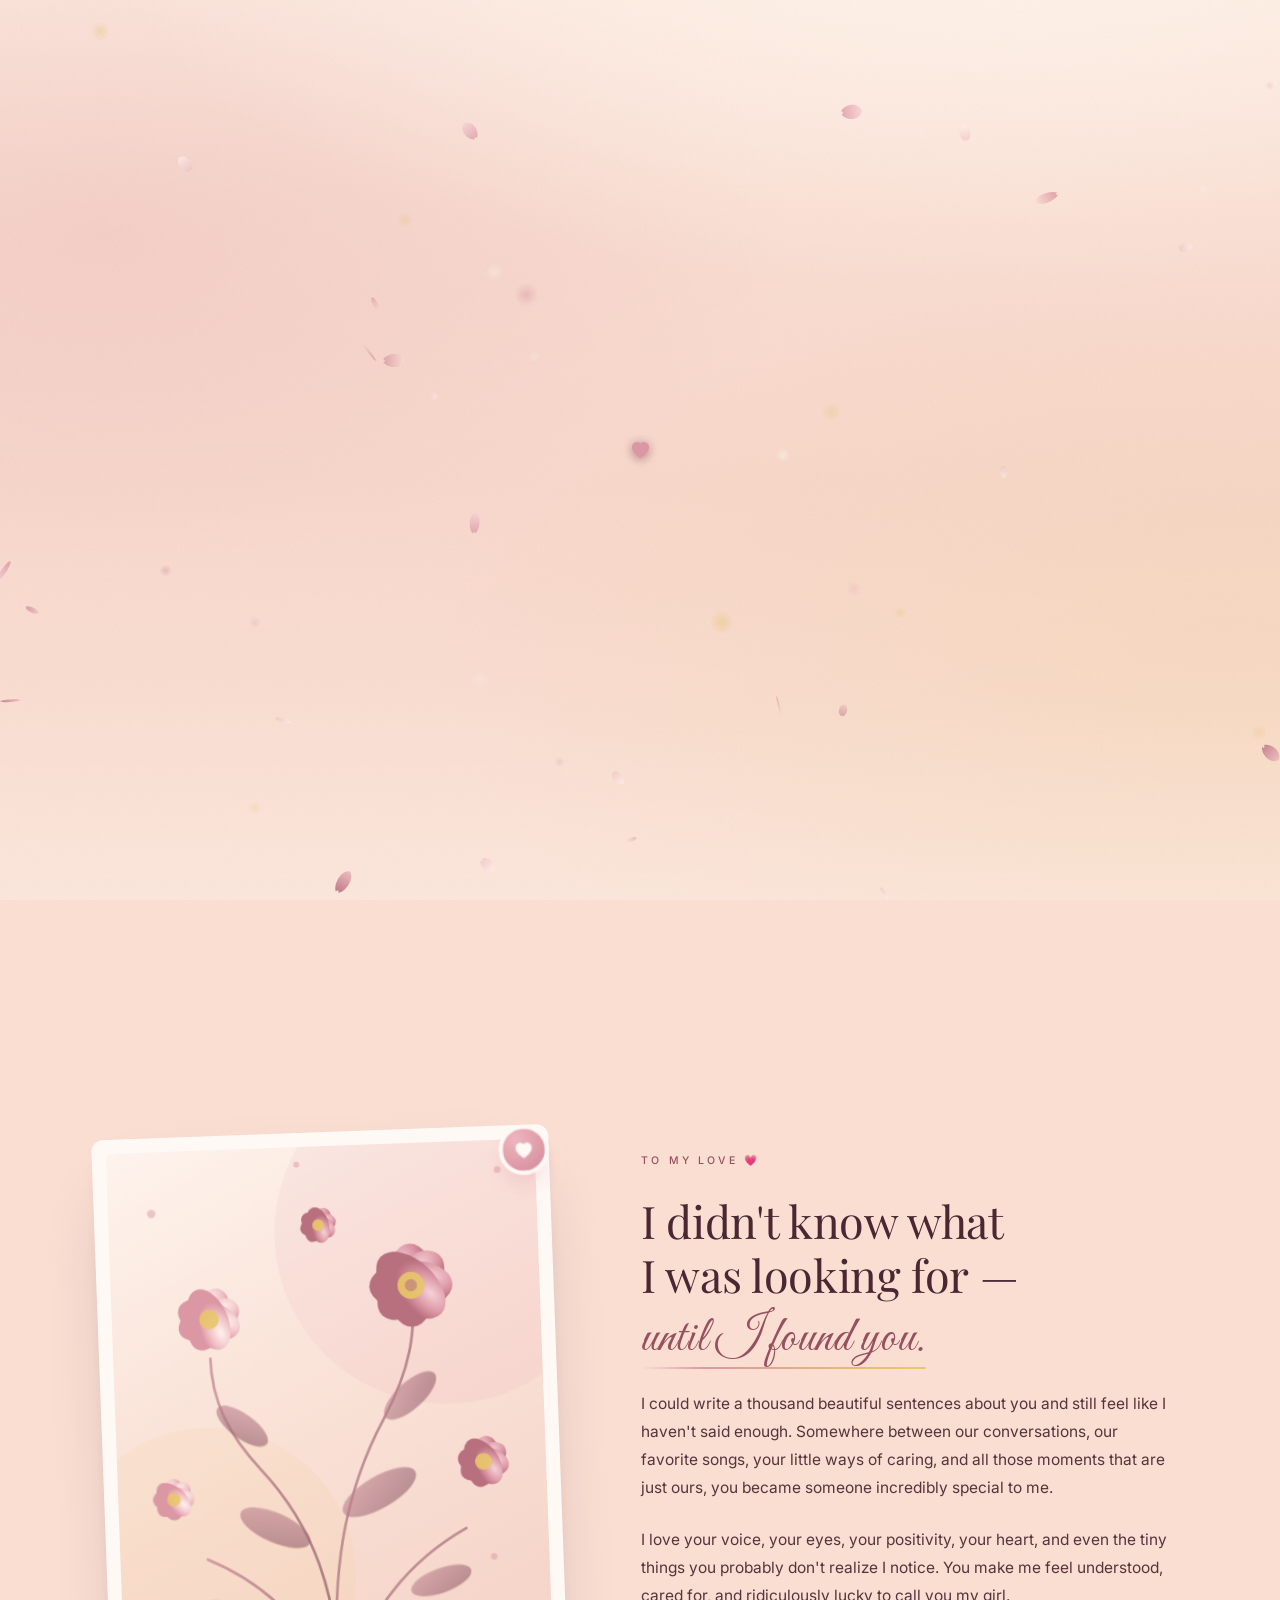
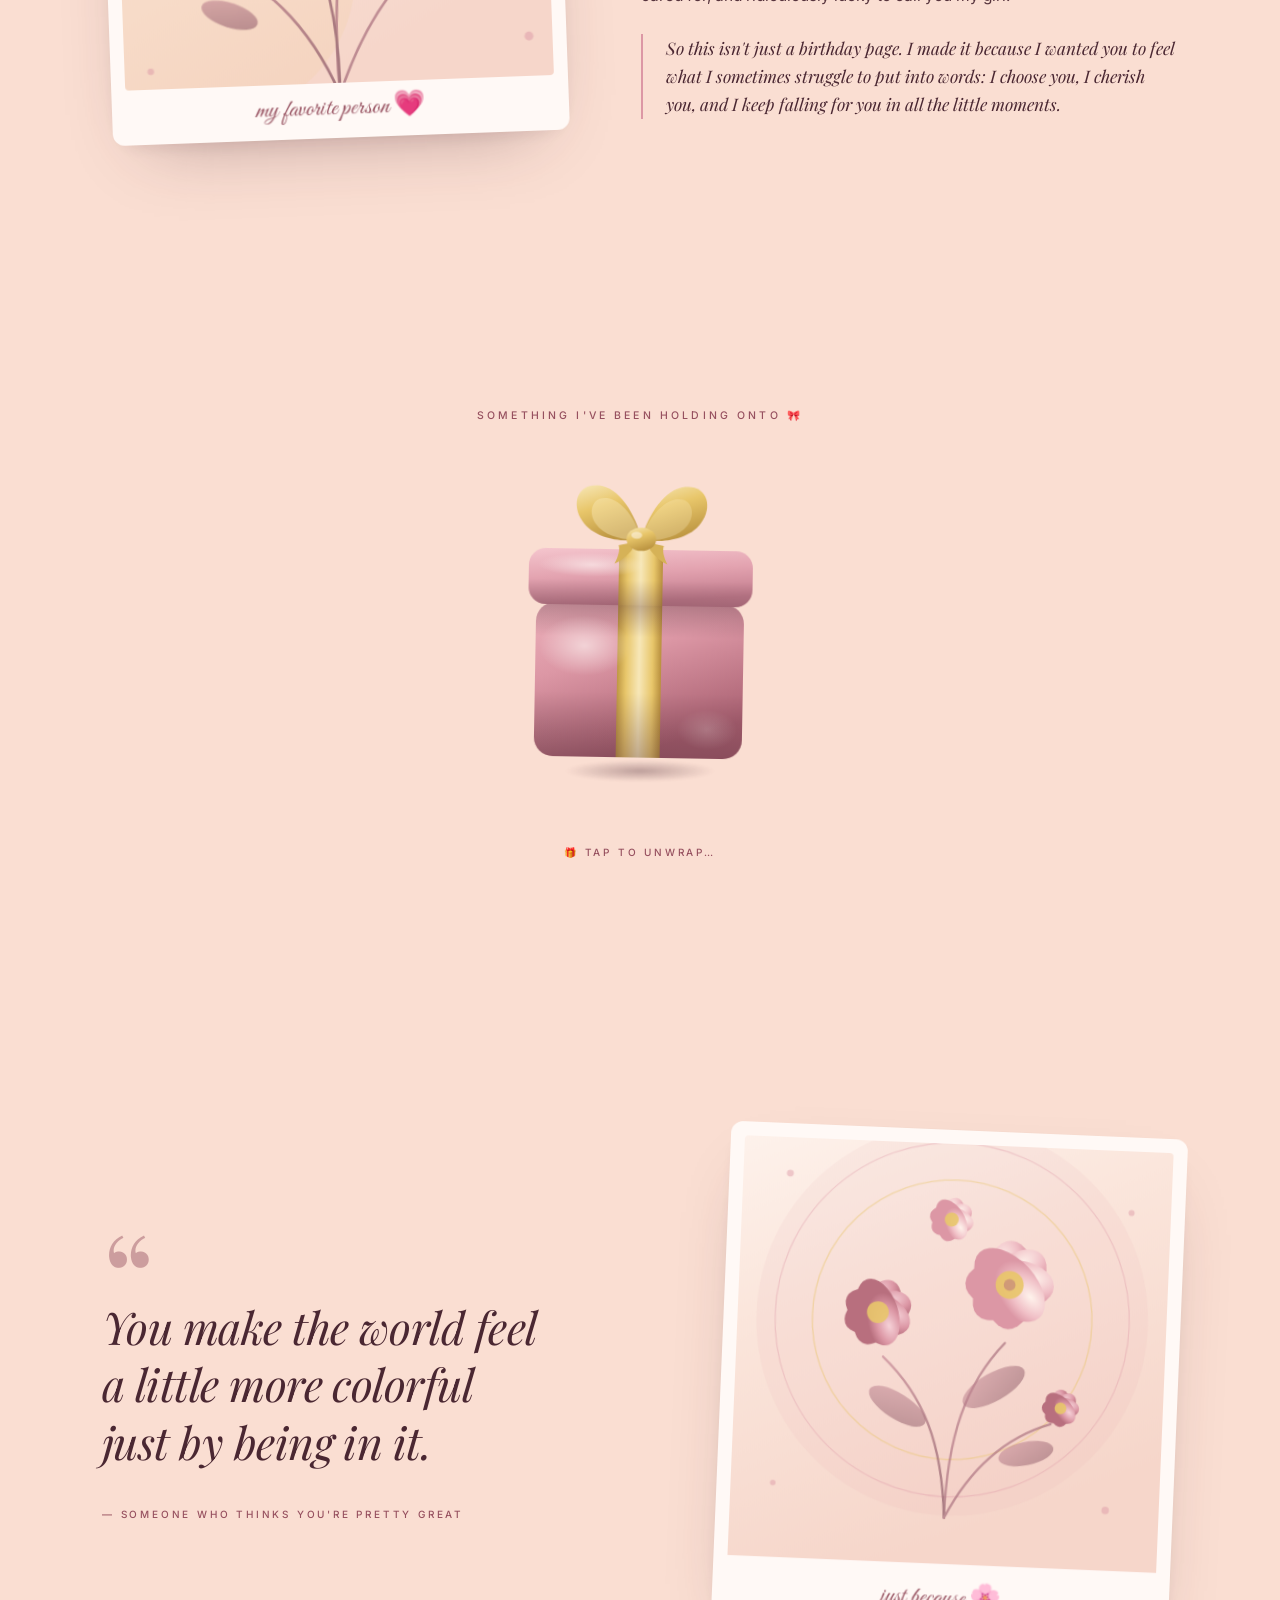
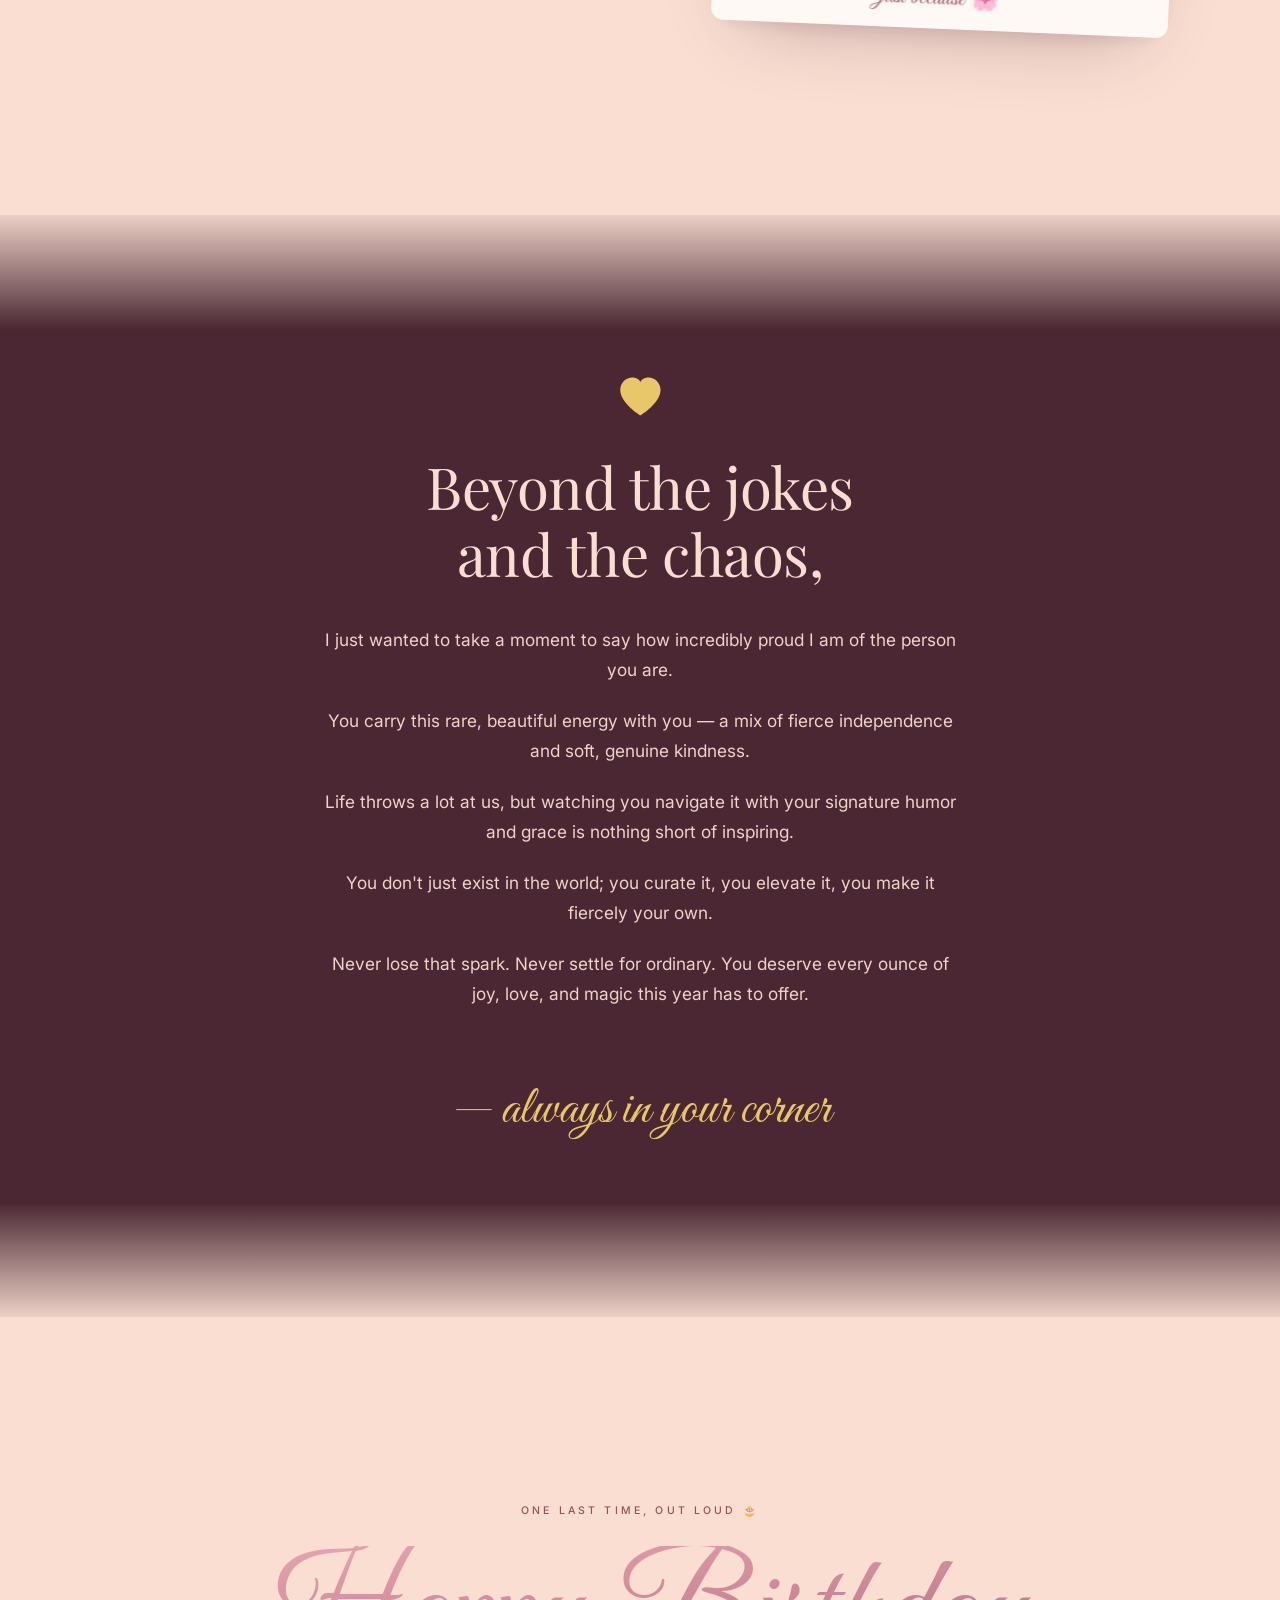
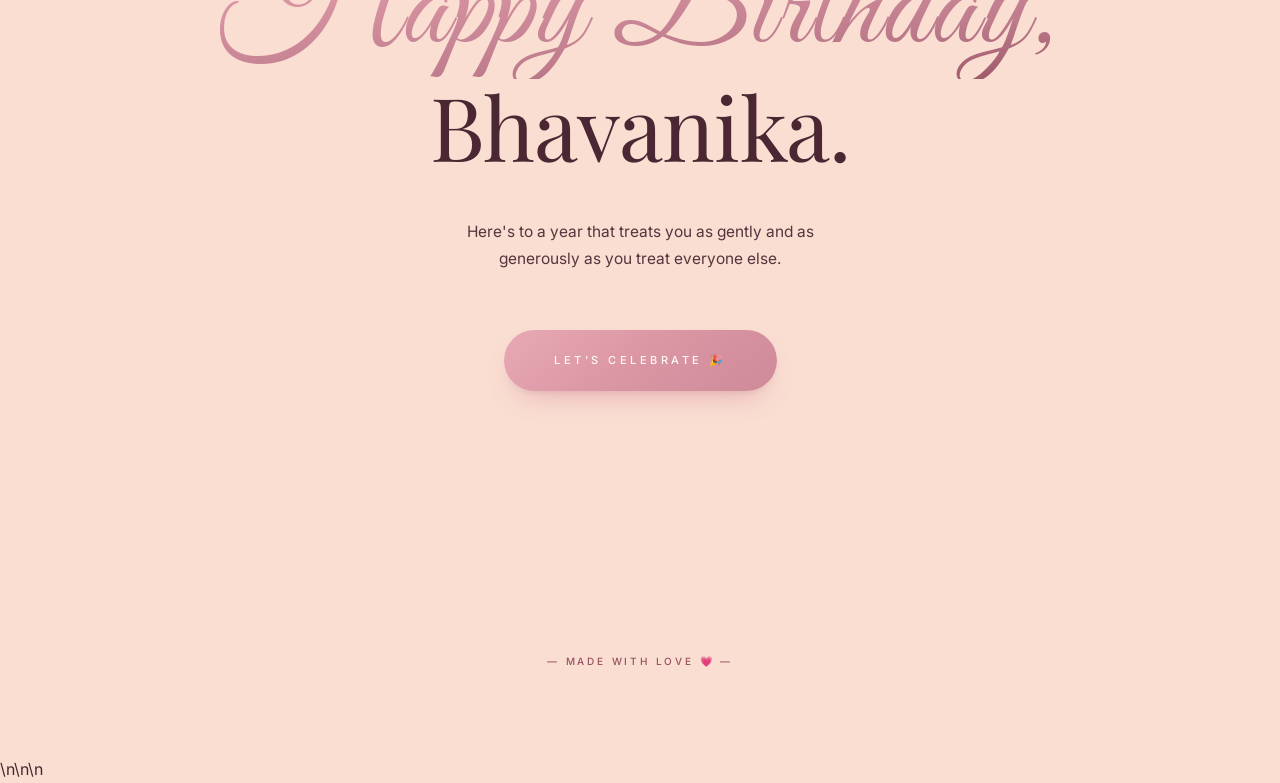
<file: website file.html>
<!DOCTYPE html>
<html lang="en">
<head>
<meta charset="utf-8">
<meta name="viewport" content="width=device-width, initial-scale=1, viewport-fit=cover">
<title>Happy Birthday, Bhavanika</title>
<meta name="description" content="A little celebration, written just for you.">
<meta name="theme-color" content="#FADED2">
<meta name="color-scheme" content="light">
<meta name="google" content="notranslate">
<meta name="robots" content="noindex, nofollow">
<meta property="og:type" content="website">
<meta property="og:title" content="Happy Birthday, Bhavanika">
<meta property="og:description" content="A little celebration, written just for you.">
<link rel="icon" href="data:image/svg+xml,%3Csvg xmlns='http://www.w3.org/2000/svg' viewBox='0 0 32 30'%3E%3Cpath fill='%23DC97A5' d='M16 29S1.6 20.2 1.6 10.8C1.6 5.6 5.6 1.8 10.3 1.8c3 0 5 1.6 5.7 3.2.7-1.6 2.7-3.2 5.7-3.2 4.7 0 8.7 3.8 8.7 9C30.4 20.2 16 29 16 29z'/%3E%3C/svg%3E">
<link rel="preconnect" href="https://fonts.googleapis.com">
<link rel="preconnect" href="https://fonts.gstatic.com" crossorigin>
<!-- fonts load non-render-blocking; the design degrades to the local stacks below -->
<link rel="stylesheet" media="print" onload="this.media='all';this.onload=null"
      href="https://fonts.googleapis.com/css2?family=Playfair+Display:ital,wght@0,400;0,500;1,400&family=Great+Vibes&family=Inter:wght@300;400;500&display=swap">
<noscript><link rel="stylesheet" href="https://fonts.googleapis.com/css2?family=Playfair+Display:ital,wght@0,400;0,500;1,400&family=Great+Vibes&family=Inter:wght@300;400;500&display=swap"></noscript>
<style>
/* ============================================================
   TOKENS
   ============================================================ */
:root{
  --lumber:#FADED2; --parrot-pink:#DC97A5; --pink:var(--parrot-pink);
  --wine:#4A2732; --cream:#FFF9F6; --gold:#E8C66A; --muted-rose:#B86F7E;
  /* muted-rose carried toward wine — used wherever rose type has to be READ
     rather than admired. 4.2:1 on lumber vs the accent pink's 2.9:1. */
  --rose-ink:#96505F;
  --body-ink:rgba(74,39,50,.93);

  --serif:"Playfair Display","Cormorant Garamond",Didot,"Didot LT STD","Bodoni MT",Georgia,"Times New Roman",serif;
  --script:"Great Vibes","Dancing Script","Snell Roundhand","Apple Chancery","Segoe Script","Brush Script MT",cursive;
  --sans:"Inter","Helvetica Neue",Helvetica,Arial,system-ui,-apple-system,sans-serif;

  --pad-sec:clamp(72px,10.5vw,172px);
  --gut:clamp(20px,5vw,52px);
  --shadow-soft:0 30px 70px -38px rgba(74,39,50,.42),0 8px 22px -14px rgba(74,39,50,.20);
  --shadow-btn:0 14px 30px -14px rgba(220,151,165,.85),0 4px 10px -6px rgba(74,39,50,.22);
}

/* ============================================================
   BASE
   ============================================================ */
*,*::before,*::after{box-sizing:border-box}
html{-webkit-text-size-adjust:100%}
body{
  margin:0;font-family:var(--sans);font-weight:400;color:var(--wine);
  background:var(--lumber);line-height:1.7;
  font-feature-settings:"kern" 1,"liga" 1;font-kerning:normal;
  overflow-x:hidden;overscroll-behavior-x:none;
  -webkit-font-smoothing:antialiased;-moz-osx-font-smoothing:grayscale;
  -webkit-tap-highlight-color:transparent;
}
h1,h2,h3,p,blockquote,figure{margin:0}
button{font:inherit;color:inherit;background:none;border:0;margin:0;padding:0;touch-action:manipulation}
a{color:inherit}
svg,img{display:block;max-width:100%}
::selection{background:rgba(220,151,165,.35);color:var(--wine)}
[hidden]{display:none!important}
.sr-only{position:absolute;width:1px;height:1px;padding:0;margin:-1px;overflow:hidden;clip:rect(0 0 0 0);white-space:nowrap;border:0}

/* ============================================================
   FIXED LAYERS
   ============================================================ */
#backdrop{
  position:fixed;inset:0;z-index:0;pointer-events:none;
  background:
    radial-gradient(120% 70% at 78% -8%,#FFF3EA 0%,rgba(255,243,234,0) 58%),
    radial-gradient(90% 60% at 8% 26%,rgba(220,151,165,.20) 0%,rgba(220,151,165,0) 60%),
    radial-gradient(100% 70% at 96% 74%,rgba(232,198,106,.14) 0%,rgba(232,198,106,0) 62%),
    linear-gradient(180deg,#FCE7DC 0%,var(--lumber) 22%,#F8D8CC 54%,var(--lumber) 78%,#FCE7DC 100%);
}
#atmos{position:fixed;inset:0;z-index:79;pointer-events:none}
#confetti{position:fixed;inset:0;z-index:90;pointer-events:none}
#glowOverlay{
  position:fixed;inset:0;z-index:85;pointer-events:none;opacity:0;will-change:opacity;
  background:radial-gradient(60% 60% at 50% 52%,rgba(255,249,246,.72) 0%,rgba(232,198,106,.24) 38%,rgba(220,151,165,.14) 62%,rgba(220,151,165,0) 80%);
}
#hearts{position:fixed;inset:0;z-index:88;pointer-events:none;overflow:hidden}
#grain{
  position:fixed;inset:0;z-index:80;pointer-events:none;opacity:.17;mix-blend-mode:multiply;
  background-image:url("data:image/svg+xml;utf8,<svg xmlns='http://www.w3.org/2000/svg' width='180' height='180'><filter id='n'><feTurbulence type='fractalNoise' baseFrequency='0.86' numOctaves='3' stitchTiles='stitch'/><feColorMatrix type='saturate' values='0'/></filter><rect width='180' height='180' filter='url(%23n)' opacity='0.34'/></svg>");
}

/* ============================================================
   LAYOUT
   ============================================================ */
.view{position:relative;z-index:2}
#world{position:relative;will-change:filter}
.wrap{
  width:100%;max-width:1180px;margin:0 auto;
  padding-inline:max(var(--gut),env(safe-area-inset-left)) max(var(--gut),env(safe-area-inset-right));
}
.sec{position:relative;padding:var(--pad-sec) 0}

/* ============================================================
   TYPE
   ============================================================ */
.eyebrow{
  font-size:clamp(10.5px,.76vw,12px);font-weight:500;letter-spacing:.30em;
  text-transform:uppercase;color:var(--rose-ink);margin:0 0 clamp(18px,2vw,26px)
}
.h-display{font-family:var(--serif);font-weight:400;font-size:clamp(36px,8.4vw,92px);
  line-height:.98;letter-spacing:.008em;text-transform:uppercase;text-wrap:balance}
.h-serif{font-family:var(--serif);font-weight:400;font-size:clamp(25px,3.5vw,45px);
  line-height:1.22;letter-spacing:-.008em;text-wrap:balance}
/* script defaults to the readable ink; the big identity moments keep the accent pink */
.script{font-family:var(--script);font-weight:400;color:var(--rose-ink);line-height:1.04;letter-spacing:.012em}
.hero-name,.big-script,.q-script,.final-script,#yesCard .script{color:var(--parrot-pink)}
/* the identity script keeps its pink but deepens as it falls, so it reads
   solid instead of washed out. Falls back to flat pink if clip isn't supported. */
@supports ((-webkit-background-clip:text) or (background-clip:text)){
  .hero-name,.big-script,.q-script,.final-script,#yesCard .script{
    background-image:linear-gradient(174deg,#E8AAB5 0%,#DC97A5 26%,#BE7C8D 68%,#96505F 100%);
    -webkit-background-clip:text;background-clip:text;
    -webkit-text-fill-color:transparent;color:transparent;
  }
}
.body-copy{font-size:clamp(15.5px,1.06vw,17.5px);line-height:1.8;font-weight:400;
  color:var(--body-ink);max-width:62ch;text-wrap:pretty}
.sig{font-size:clamp(10px,.72vw,11.5px);font-weight:500;letter-spacing:.28em;
  text-transform:uppercase;color:var(--rose-ink)}
.tg{font-family:var(--serif);font-style:italic;font-weight:400}

/* ============================================================
   REVEALS
   ============================================================ */
.rv{
  opacity:0;transform:translate3d(0,26px,0);filter:blur(9px);
  transition:opacity 1.1s cubic-bezier(.22,.72,.24,1),transform 1.2s cubic-bezier(.19,.78,.22,1),filter 1s cubic-bezier(.22,.72,.24,1);
  will-change:transform,opacity,filter;
}
.rv-l{transform:translate3d(-46px,16px,0)}
.rv-r{transform:translate3d(46px,16px,0)}
.rv-s{transform:translate3d(0,18px,0) scale(.94)}
.rv-in{opacity:1!important;transform:translate3d(0,0,0) scale(1)!important;filter:blur(0)!important;will-change:auto}
.d1{transition-delay:.09s}.d2{transition-delay:.18s}.d3{transition-delay:.27s}
.d4{transition-delay:.36s}.d5{transition-delay:.45s}.d6{transition-delay:.54s}
.d7{transition-delay:.63s}.d8{transition-delay:.72s}.d9{transition-delay:.81s}.d10{transition-delay:.90s}

/* ============================================================
   BUTTONS
   ============================================================ */
.btn{
  position:relative;display:inline-flex;align-items:center;justify-content:center;gap:.6em;
  min-height:52px;padding:17px 38px;border-radius:9999px;cursor:pointer;
  font-size:clamp(11px,.78vw,12.5px);font-weight:500;letter-spacing:.28em;text-transform:uppercase;
  white-space:nowrap;text-decoration:none;color:var(--cream);
  background:linear-gradient(140deg,#E7A9B4 0%,var(--pink) 46%,#CE8A99 100%);
  box-shadow:var(--shadow-btn);will-change:transform;
  transition:transform .5s cubic-bezier(.2,.8,.24,1),box-shadow .5s ease,background .5s ease,color .4s ease;
}
.btn:hover{transform:translate3d(0,-2px,0) scale(1.03);box-shadow:0 22px 44px -16px rgba(220,151,165,1),0 6px 14px -8px rgba(74,39,50,.26)}
.btn:active{transform:translate3d(0,0,0) scale(.97)}
.btn:focus-visible{outline:2px solid var(--wine);outline-offset:5px}
.btn--ghost{color:var(--pink);background:transparent;border:1.5px solid rgba(220,151,165,.85);box-shadow:0 10px 26px -20px rgba(74,39,50,.5)}
.btn--ghost:hover{background:rgba(220,151,165,.10)}
.btn--lg{min-height:60px;padding:21px 50px;letter-spacing:.32em}
@keyframes beckon{
  0%,100%{transform:translate3d(0,0,0) scale(1);box-shadow:var(--shadow-btn)}
  50%{transform:translate3d(0,-4px,0) scale(1.075);box-shadow:0 26px 56px -14px rgba(220,151,165,1),0 0 0 14px rgba(220,151,165,.13)}
}
.beckon{animation:beckon 1.35s cubic-bezier(.4,0,.2,1) infinite}

/* ============================================================
   HERO
   ============================================================ */
#hero{min-height:100vh;min-height:100svh;display:flex;align-items:center;justify-content:center;text-align:center;padding:13vh 0 11vh}
#heroInner{will-change:transform,opacity}
.hero-name{font-size:clamp(60px,14.5vw,182px);margin:clamp(2px,.6vw,10px) 0 clamp(20px,2.6vw,34px)}
.heart-badge{
  width:clamp(54px,5.4vw,72px);height:clamp(54px,5.4vw,72px);border-radius:50%;
  display:grid;place-items:center;margin:0 auto clamp(26px,3vw,38px);
  background:radial-gradient(120% 120% at 32% 24%,#EFB6BF 0%,var(--pink) 55%,#C98695 100%);
  box-shadow:0 18px 38px -18px rgba(220,151,165,.95),inset 0 2px 6px rgba(255,255,255,.4);
}
.heart-badge svg{width:44%;height:44%}
.hero-divider{width:1px;height:clamp(44px,6vw,74px);margin:clamp(28px,3.4vw,42px) auto clamp(20px,2.4vw,28px);
  background:linear-gradient(180deg,rgba(220,151,165,0),rgba(220,151,165,.85),rgba(220,151,165,0))}
.scroll-cue{display:flex;flex-direction:column;align-items:center;gap:13px}
@keyframes floatArrow{0%,100%{transform:translate3d(0,0,0);opacity:.5}50%{transform:translate3d(0,9px,0);opacity:1}}
.scroll-cue svg{width:14px;animation:floatArrow 2.4s cubic-bezier(.4,0,.2,1) infinite}

/* ============================================================
   EDITORIAL SPLIT + PHOTO CARDS
   ============================================================ */
.split{display:grid;gap:clamp(42px,6vw,86px);align-items:center;grid-template-columns:1fr}
.tilt{perspective:1000px}
.art-card{
  position:relative;border-radius:12px;overflow:visible;
  border:clamp(9px,1.1vw,16px) solid var(--cream);
  box-shadow:var(--shadow-soft);background:var(--cream);
  transform:rotate(-2.1deg);transform-style:preserve-3d;will-change:transform;
  transition:box-shadow .5s ease;
}
.art-card--r{transform:rotate(2.4deg)}
.tilt:hover .art-card{box-shadow:0 46px 90px -40px rgba(74,39,50,.55),0 12px 28px -16px rgba(74,39,50,.28)}
.art-frame{display:block;position:relative;overflow:hidden;border-radius:4px;aspect-ratio:4/5}
.art-frame--sq{aspect-ratio:1/1}
.art-frame svg{position:absolute;inset:0;width:100%;height:100%;will-change:transform}
.glare{
  position:absolute;inset:0;border-radius:4px;pointer-events:none;opacity:0;z-index:2;
  transition:opacity .5s ease;mix-blend-mode:screen;
  background:radial-gradient(38% 42% at var(--gx,50%) var(--gy,50%),rgba(255,249,246,.62),rgba(255,249,246,0) 70%);
}
.tilt:hover .glare{opacity:1}
.art-cap{display:block;font-family:var(--script);font-size:clamp(21px,2vw,30px);color:var(--rose-ink);text-align:center;padding:13px 10px 3px;line-height:1;transform:translateZ(24px)}
.mini-heart{
  position:absolute;right:-14px;top:-14px;width:50px;height:50px;border-radius:50%;
  display:grid;place-items:center;z-index:3;transform:translateZ(44px);
  background:radial-gradient(120% 120% at 32% 24%,#EFB6BF,var(--pink) 60%,#C98695);
  box-shadow:0 14px 26px -14px rgba(220,151,165,.95);border:4px solid var(--cream);
}
.mini-heart svg{width:18px}
.underline-wrap{display:inline-block;position:relative}
.underline-wrap i{
  position:absolute;left:0;bottom:-.06em;height:2px;width:0;border-radius:2px;
  background:linear-gradient(90deg,rgba(220,151,165,0),var(--pink) 22%,var(--gold) 92%);
  transition:width 1.5s cubic-bezier(.2,.75,.2,1) .35s;
}
.rv-in .underline-wrap i{width:100%}
.pull-quote{
  border-left:2px solid var(--pink);padding-left:clamp(18px,1.8vw,26px);
  font-family:var(--serif);font-style:italic;font-size:clamp(16.5px,1.35vw,21px);
  line-height:1.64;color:var(--wine);text-wrap:pretty;
}
.stack>*+*{margin-top:clamp(18px,1.9vw,28px)}

/* ============================================================
   GIFT — iOS-emoji styling: front-facing, chunky, glossy
   ============================================================ */
#giftSection{text-align:center}
.gift-stage{
  position:relative;height:clamp(300px,40vh,420px);
  display:flex;align-items:center;justify-content:center;
  perspective:1000px;will-change:transform,opacity,filter;
}
.gift{position:relative;width:230px;height:300px;cursor:pointer}
.gift:focus-visible{outline:2px solid var(--wine);outline-offset:16px;border-radius:16px}
.gift-shadow{
  position:absolute;left:50%;bottom:-6px;width:208px;height:30px;transform:translateX(-50%);
  background:radial-gradient(50% 50% at 50% 50%,rgba(74,39,50,.34),rgba(74,39,50,0) 72%);filter:blur(1px);
}
.gift-float{position:absolute;inset:0;will-change:transform}
.gift-3d{position:absolute;inset:0;transform-style:preserve-3d;will-change:transform}
.e-base{position:absolute;left:8px;top:132px;width:214px;height:auto}
.e-lidwrap{position:absolute;inset:0;will-change:transform}
.e-lid{position:absolute;left:0;top:78px;width:230px;height:auto}
.gift-bow{position:absolute;left:50%;top:2px;width:156px;height:auto;margin-left:-78px;
  transform-origin:50% 74%;will-change:transform}
.gift-glow{
  position:absolute;left:50%;top:56%;width:320px;height:320px;border-radius:50%;opacity:0;
  transform:translate3d(-50%,-50%,0) scale(0);pointer-events:none;will-change:transform,opacity;
  background:radial-gradient(50% 50% at 50% 50%,rgba(255,249,246,.98) 0%,rgba(232,198,106,.55) 34%,rgba(220,151,165,.28) 60%,rgba(220,151,165,0) 78%);
}
.gift-cap{margin-top:clamp(20px,3vw,34px)}

/* ============================================================
   PROPOSAL ARENA
   ============================================================ */
/* the picture that appears where the gift was */
#memory{display:none;opacity:0;will-change:transform,opacity,filter}
.memory-wrap{width:min(88vw,380px);margin:clamp(18px,2.4vw,30px) auto 0;perspective:1000px}
.memory-card{
  display:block;width:100%;cursor:pointer;padding:0;text-align:center;
  border:clamp(9px,1.1vw,15px) solid var(--cream);border-radius:12px;background:var(--cream);
  box-shadow:var(--shadow-soft);transform:rotate(-1.6deg);transform-style:preserve-3d;
  will-change:transform;transition:box-shadow .5s ease;
}
.memory-card:focus-visible{outline:2px solid var(--wine);outline-offset:10px}
.memory-wrap:hover .memory-card{box-shadow:0 46px 90px -40px rgba(74,39,50,.55)}
.memory-frame{display:block;position:relative;overflow:hidden;border-radius:5px;aspect-ratio:4/5}
.memory-frame svg{position:absolute;inset:0;width:100%;height:100%;will-change:transform}
@keyframes tapBreathe{0%,100%{transform:translateZ(24px) scale(1);opacity:.9}50%{transform:translateZ(24px) scale(1.045);opacity:1}}
.memory-card .art-cap{display:block;animation:tapBreathe 1.9s cubic-bezier(.4,0,.2,1) infinite}
@media (prefers-reduced-motion:reduce){.memory-card .art-cap{animation:none}}

#proposal{display:none;opacity:0;will-change:transform,opacity,filter}
.q-script{font-size:clamp(36px,7.4vw,96px);margin-bottom:clamp(12px,1.6vw,20px)}
.arena{position:relative;height:clamp(250px,32vh,320px);margin-top:clamp(18px,2.4vw,30px)}
.slot{position:absolute;left:50%;top:46%;transform:translate(-50%,-50%)}
.slot-yes{margin-left:-104px}
.slot-no{margin-left:104px}
#btnNo{will-change:transform}

/* ============================================================
   CAT
   ============================================================ */
#cat{position:fixed;left:0;top:0;z-index:70;width:132px;pointer-events:none;opacity:0;display:none;
  will-change:transform;transform-origin:50% 100%}
#cat svg{width:100%;height:auto;overflow:visible}
#cat [data-face]{display:none}
#cat[data-mood=neutral] [data-face=neutral],
#cat[data-mood=determined] [data-face=determined],
#cat[data-mood=sad] [data-face=sad],
#cat[data-mood=grumpy] [data-face=grumpy],
#cat[data-mood=angry] [data-face=angry],
#cat[data-mood=sparkle] [data-face=sparkle],
#cat[data-mood=happy] [data-face=happy]{display:block}
#cat .tail-n{display:block}
#cat .tail-d,#cat .tail-p{display:none}
#cat[data-mood=sad] .tail-n{display:none}#cat[data-mood=sad] .tail-d{display:block}
#cat[data-mood=angry] .tail-n{display:none}#cat[data-mood=angry] .tail-p{display:block}
@keyframes tailwag{0%,100%{transform:rotate(-7deg)}50%{transform:rotate(9deg)}}
#cat[data-mood=happy] .tailg,#cat[data-mood=sparkle] .tailg{transform-origin:132px 168px;animation:tailwag .78s cubic-bezier(.4,0,.2,1) infinite}
.ear-l,.ear-r{transition:transform .34s cubic-bezier(.3,.9,.3,1)}
#cat[data-mood=grumpy] .ear-l,#cat[data-mood=angry] .ear-l{transform-origin:64px 44px;transform:rotate(-18deg)}
#cat[data-mood=grumpy] .ear-r,#cat[data-mood=angry] .ear-r{transform-origin:136px 44px;transform:rotate(18deg)}
@keyframes teardrop{0%{transform:translate3d(0,0,0) scale(.5);opacity:0}22%{opacity:.95;transform:translate3d(0,3px,0) scale(1)}100%{transform:translate3d(0,34px,0) scale(.8);opacity:0}}
.tear{animation:teardrop 1.9s cubic-bezier(.4,0,.6,1) infinite}
.tear2{animation-delay:.95s}
@keyframes angerpulse{0%,100%{transform:scale(1);opacity:.9}50%{transform:scale(1.22);opacity:1}}
.anger-big{transform-origin:center;animation:angerpulse .5s ease-in-out infinite}
@keyframes twinkle{0%,100%{transform:scale(.65);opacity:.35}50%{transform:scale(1.15);opacity:1}}
.tw{transform-origin:center;animation:twinkle 1.05s ease-in-out infinite}
.tw2{animation-delay:.35s}.tw3{animation-delay:.7s}
@keyframes pawbob{0%,100%{transform:translate(0,0) rotate(0)}50%{transform:translate(5px,-7px) rotate(-11deg)}}
.paw-point{transform-origin:24px 48px;animation:pawbob .82s cubic-bezier(.4,0,.2,1) infinite}
#bubble{
  position:absolute;left:50%;bottom:100%;transform:translate3d(-50%,-14px,0);
  min-width:150px;max-width:230px;padding:11px 18px 13px;border-radius:18px;
  background:var(--cream);border:1.5px solid rgba(220,151,165,.9);
  box-shadow:0 16px 30px -18px rgba(74,39,50,.55);
  font-family:var(--script);font-size:23px;line-height:1.15;color:var(--wine);
  text-align:center;opacity:0;transition:opacity .42s ease;pointer-events:none;
}
#bubble::after{content:"";position:absolute;left:50%;top:100%;margin-left:-9px;width:0;height:0;border:9px solid transparent;border-top-color:rgba(220,151,165,.9)}
#bubble::before{content:"";position:absolute;left:50%;top:100%;margin-left:-7px;margin-top:-2px;width:0;height:0;border:7px solid transparent;border-top-color:var(--cream);z-index:2}

/* ============================================================
   TOAST
   ============================================================ */
#toast{
  position:fixed;left:0;top:0;z-index:92;pointer-events:none;
  transform:translate3d(-50%,-100%,0);opacity:0;will-change:transform,opacity;
  padding:10px 20px 11px;border-radius:9999px;white-space:nowrap;
  background:var(--cream);border:1.5px solid rgba(220,151,165,.9);
  box-shadow:0 18px 34px -20px rgba(74,39,50,.6);
  font-size:14px;font-weight:500;color:var(--wine);
}

/* ============================================================
   QUOTE / DEEP / FINAL
   ============================================================ */
.qmark{font-family:var(--serif);font-size:clamp(74px,10vw,150px);line-height:.6;color:rgba(150,80,95,.46);display:block;margin-bottom:-.12em}
.big-quote{font-family:var(--serif);font-style:italic;font-size:clamp(25px,3.5vw,48px);line-height:1.28;letter-spacing:-.012em;text-wrap:balance;color:var(--wine)}
#deep{position:relative;background:var(--wine);color:var(--lumber);padding:calc(var(--pad-sec)*1.18) 0;margin:clamp(30px,4vw,60px) 0;overflow:hidden}
#deep::before,#deep::after{content:"";position:absolute;left:0;right:0;height:clamp(56px,9vw,130px);pointer-events:none}
#deep::before{top:0;background:linear-gradient(180deg,rgba(250,222,210,.92),rgba(74,39,50,0))}
#deep::after{bottom:0;background:linear-gradient(0deg,rgba(250,222,210,.92),rgba(74,39,50,0))}
#deep .wrap{position:relative;z-index:2;text-align:center}
#deep .h-serif{color:var(--lumber)}
#deep .body-copy{color:rgba(250,222,210,.94);margin-inline:auto;text-align:center;max-width:56ch}
.gold-heart{width:clamp(30px,3vw,40px);margin:0 auto clamp(28px,3.4vw,46px)}
.gold-script{font-family:var(--script);color:var(--rose-ink);font-size:clamp(28px,3.6vw,50px)}
#deep .gold-script{color:var(--gold)}
#final{text-align:center}
.final-script{font-size:clamp(48px,10vw,132px)}
#endnote{text-align:center;padding:clamp(64px,10vw,130px) 0 max(clamp(54px,7vw,86px),env(safe-area-inset-bottom));
  opacity:0;transform:translate3d(0,20px,0);transition:opacity 1.4s ease,transform 1.4s cubic-bezier(.2,.8,.2,1)}
#endnote.on{opacity:1;transform:none}

/* ============================================================
   HEARTS / YES CARD
   ============================================================ */
@keyframes floatUp{
  0%{transform:translate3d(0,0,0) scale(.5) rotate(0);opacity:0}
  12%{opacity:.95}78%{opacity:.85}
  100%{transform:translate3d(var(--dx,0px),-92vh,0) scale(1.05) rotate(var(--rot,20deg));opacity:0}
}
.fheart{position:absolute;bottom:-60px;will-change:transform,opacity;animation:floatUp linear forwards}
#yesCard{
  position:fixed;z-index:95;left:50%;top:50%;transform:translate3d(-50%,-50%,0) scale(.92);
  width:min(92vw,660px);text-align:center;pointer-events:none;opacity:0;display:none;
  will-change:transform,opacity;padding:clamp(28px,4vw,50px) clamp(20px,3vw,42px);border-radius:26px;
  background:linear-gradient(165deg,rgba(255,249,246,.97),rgba(250,222,210,.95));
  border:1px solid rgba(220,151,165,.55);box-shadow:0 50px 100px -44px rgba(74,39,50,.55);
}
#yesCard .script{font-size:clamp(42px,8vw,104px)}
#yesCard p{margin-top:10px;font-size:clamp(14px,1.1vw,17.5px);color:rgba(74,39,50,.82)}

/* ============================================================
   GATEWAY
   ============================================================ */
.gateway{display:none;margin:clamp(50px,6.4vw,86px) auto 0;width:min(94vw,420px);
  text-decoration:none;color:inherit;cursor:pointer;perspective:1000px;border:0;background:none;padding:0}
.gateway.on{display:block}
.gateway-inner{display:block;position:relative;border-radius:18px;overflow:hidden;
  border:clamp(9px,1vw,14px) solid var(--cream);box-shadow:var(--shadow-soft);background:var(--cream);
  transform-style:preserve-3d;will-change:transform;transition:box-shadow .5s ease}
.gateway:hover .gateway-inner,.gateway:focus-visible .gateway-inner{box-shadow:0 50px 96px -40px rgba(74,39,50,.6),0 0 0 2px rgba(232,198,106,.5)}
.gateway:focus-visible{outline:none}
.gateway-art{display:block;position:relative;aspect-ratio:16/11;overflow:hidden;border-radius:8px}
.gateway-art svg{position:absolute;inset:0;width:100%;height:100%}
.gateway-label{position:absolute;left:0;right:0;bottom:0;z-index:3;padding:26px 20px 18px;text-align:center;
  background:linear-gradient(0deg,rgba(74,39,50,.72),rgba(74,39,50,0));transform:translateZ(32px)}
.gateway-label .script{display:block;color:var(--lumber);font-size:clamp(26px,3.4vw,38px);line-height:1}
.gateway-label .sig{display:block;color:rgba(250,222,210,.9);margin-top:8px}
@keyframes sealPulse{0%,100%{transform:translateZ(56px) scale(1)}50%{transform:translateZ(56px) scale(1.09)}}
.gateway-seal{display:grid;place-items:center;position:absolute;right:14px;top:14px;z-index:4;
  width:56px;height:56px;border-radius:50%;transform:translateZ(56px);font-size:22px;line-height:1;
  background:radial-gradient(120% 120% at 32% 24%,#F0DFAE,var(--gold) 58%,#C9A954 100%);
  box-shadow:0 14px 26px -12px rgba(74,39,50,.7);animation:sealPulse 2.6s cubic-bezier(.4,0,.2,1) infinite}

/* ============================================================
   LETTERS VIEW
   ============================================================ */
#viewLetters{min-height:100vh;min-height:100svh}
#rail{position:fixed;left:clamp(14px,2.4vw,34px);top:16vh;bottom:16vh;width:1px;z-index:9;display:none;
  background:linear-gradient(180deg,rgba(220,151,165,0),rgba(220,151,165,.32) 12%,rgba(220,151,165,.32) 88%,rgba(220,151,165,0))}
#rail.on{display:block}
#railFill{position:absolute;left:-1.5px;top:0;width:4px;height:0;border-radius:4px;
  background:linear-gradient(180deg,var(--pink),var(--gold));box-shadow:0 0 14px rgba(220,151,165,.7);will-change:height}
#railDot{position:absolute;left:-5px;top:0;width:11px;height:11px;border-radius:50%;background:var(--cream);border:2px solid var(--pink);will-change:transform}
@media (max-width:860px){#rail{display:none!important}}
#ltop{min-height:70vh;min-height:70svh;display:flex;align-items:center;text-align:center;padding:14vh 0 6vh}
.big-script{font-size:clamp(46px,10.2vw,134px)}
.sub{font-family:var(--serif);font-size:clamp(15.5px,1.5vw,22px);color:rgba(74,39,50,.88);font-style:italic;text-wrap:pretty}
.whisper{font-size:clamp(12.5px,1vw,14.5px);color:rgba(74,39,50,.76);margin-top:14px}
.back{display:inline-flex;align-items:center;gap:10px;min-height:44px;margin-bottom:clamp(22px,3vw,40px);
  font-size:11.5px;letter-spacing:.26em;text-transform:uppercase;color:var(--rose-ink);cursor:pointer;
  border-bottom:1px solid rgba(150,80,95,.5);padding:0 0 5px;
  transition:color .4s ease,border-color .4s ease,transform .4s cubic-bezier(.2,.8,.2,1)}
.back:hover{color:var(--pink);border-color:var(--pink);transform:translateX(-4px)}
.poem{display:grid;gap:clamp(30px,5vw,72px);align-items:center;grid-template-columns:1fr;margin-bottom:clamp(64px,9vw,138px)}
.poem:last-child{margin-bottom:0}
/* mobile: the art sits above, so the verse is centred under it */
.poem-col{text-align:center}
.poem-no{font-family:var(--serif);font-size:clamp(42px,7vw,94px);line-height:.8;color:rgba(150,80,95,.44);font-style:italic;margin-bottom:.1em}
.poem-title{font-family:var(--script);color:var(--rose-ink);font-size:clamp(28px,4vw,54px);margin-bottom:clamp(14px,2.2vw,30px);line-height:1.06}
.poem-body{font-family:var(--serif);font-style:italic;font-size:clamp(16.5px,1.6vw,25px);line-height:1.82;color:var(--wine);
  max-width:34ch;margin-inline:auto;text-wrap:pretty}
.poem-body .ln{display:block;min-height:1.15em}
.art-col{margin-inline:auto;width:min(100%,340px)}
.wd{display:inline-block;opacity:0;transform:translate3d(0,16px,0);filter:blur(7px);
  transition:opacity .8s cubic-bezier(.22,.72,.24,1),transform .95s cubic-bezier(.19,.78,.22,1),filter .78s ease;will-change:transform,opacity,filter}
.wd.on{opacity:1;transform:none;filter:blur(0);will-change:auto}
.poem-rule{width:0;height:1px;margin:clamp(18px,2.6vw,34px) auto 0;
  background:linear-gradient(90deg,var(--pink),rgba(232,198,106,.7),rgba(220,151,165,0));
  transition:width 1.6s cubic-bezier(.2,.75,.2,1) .3s}
.poem-rule.on{width:64%}
.qgrid{display:grid;gap:clamp(16px,2.2vw,30px);grid-template-columns:1fr}
.qcard{perspective:1400px;cursor:pointer;text-align:left;min-height:236px;width:100%}
.qcard:focus-visible{outline:2px solid var(--wine);outline-offset:6px;border-radius:20px}
.qcard-in{position:relative;width:100%;height:100%;min-height:236px;transform-style:preserve-3d;
  transition:transform .95s cubic-bezier(.2,.8,.2,1);will-change:transform}
.qcard.flipped .qcard-in{transform:rotateY(180deg)}
.qface{position:absolute;inset:0;backface-visibility:hidden;-webkit-backface-visibility:hidden;border-radius:20px;
  padding:clamp(22px,2.8vw,38px);display:flex;flex-direction:column;justify-content:center;box-shadow:0 26px 56px -34px rgba(74,39,50,.5)}
.qface-f{background:linear-gradient(158deg,rgba(255,249,246,.97),rgba(250,222,210,.92));border:1px solid rgba(220,151,165,.55)}
.qface-b{transform:rotateY(180deg);background:linear-gradient(158deg,rgba(74,39,50,.97),rgba(74,39,50,.88));border:1px solid rgba(232,198,106,.4);color:var(--lumber)}
.qtext{font-family:var(--serif);font-style:italic;font-size:clamp(16.5px,1.5vw,22px);line-height:1.58;color:var(--wine);text-wrap:pretty}
.qface-b .qtext{color:rgba(250,222,210,.95)}
.qmk2{font-family:var(--serif);font-size:42px;line-height:.5;color:rgba(150,80,95,.48);margin-bottom:.26em}
.qface-b .qmk2{color:rgba(232,198,106,.5)}
.qhint{margin-top:auto;padding-top:16px;font-size:10px;letter-spacing:.24em;text-transform:uppercase;color:var(--rose-ink);font-style:normal;font-family:var(--sans)}
.qface-b .qhint{color:rgba(232,198,106,.75)}
#branchWrap{pointer-events:none;position:relative;height:clamp(140px,20vw,260px);margin-top:clamp(20px,3vw,44px)}
#branchWrap svg{position:absolute;left:50%;top:0;transform:translateX(-50%);width:min(100%,880px);height:100%}
.bloom-pop{transform-origin:center;transform:scale(0);transition:transform .8s cubic-bezier(.34,1.56,.64,1)}
.bloom-pop.on{transform:scale(1)}
#lclosing{text-align:center;padding-bottom:max(clamp(70px,10vw,140px),env(safe-area-inset-bottom))}

/* ============================================================
   VIEW TRANSITION
   ============================================================ */
.view{opacity:1}
.view.leaving{opacity:0;transform:translate3d(0,-18px,0) scale(.985);transition:opacity .45s ease,transform .45s cubic-bezier(.4,0,.2,1)}
.view.entering{opacity:0;transform:translate3d(0,26px,0) scale(.99)}

/* ============================================================
   CURSOR (desktop only)
   ============================================================ */
#cur{position:fixed;left:0;top:0;z-index:99;width:19px;margin:-9px 0 0 -9px;pointer-events:none;will-change:transform;display:none}
#cur svg{width:100%;height:auto;fill:var(--pink);filter:drop-shadow(0 2px 5px rgba(74,39,50,.34))}
#curGlow{position:fixed;left:0;top:0;z-index:98;width:46px;height:46px;margin:-23px 0 0 -23px;border-radius:50%;
  pointer-events:none;will-change:transform;display:none;
  background:radial-gradient(50% 50% at 50% 50%,rgba(220,151,165,.30),rgba(220,151,165,0) 70%);
  transition:width .34s cubic-bezier(.2,.8,.2,1),height .34s cubic-bezier(.2,.8,.2,1),margin .34s cubic-bezier(.2,.8,.2,1),background .34s ease}
#curGlow.hot{width:92px;height:92px;margin:-46px 0 0 -46px;
  background:radial-gradient(50% 50% at 50% 50%,rgba(220,151,165,.40),rgba(232,198,106,.15) 54%,rgba(220,151,165,0) 74%)}
body.cur-on #cur,body.cur-on #curGlow{display:block}
body.cur-on,body.cur-on a,body.cur-on button{cursor:none}

/* ============================================================
   BREAKPOINTS
   ============================================================ */
@media (max-width:719px){
  /* the grain is a full-viewport multiply composite — not worth it on a phone */
  #grain{display:none}
  .slot-yes{margin-left:-78px}
  .slot-no{margin-left:78px}
  .arena .btn{padding:16px 24px;letter-spacing:.2em}
  .art-card{transform:rotate(-1.4deg)}
  .art-card--r{transform:rotate(1.6deg)}
  .mini-heart{width:44px;height:44px;right:-10px;top:-10px}
  #bubble{font-size:20px;min-width:130px;padding:9px 14px 11px}
  .gift{transform:scale(.82)}
  .gift-stage{height:clamp(250px,34vh,300px)}
}
@media (min-width:760px){.qgrid{grid-template-columns:1fr 1fr}}
@media (min-width:900px){
  .split{grid-template-columns:.92fr 1.08fr;gap:clamp(54px,5.4vw,92px)}
  .split--flip{grid-template-columns:1.08fr .92fr}
  .split--flip .art-col{order:1}
  #deep .wrap{max-width:900px}
  .poem{grid-template-columns:1fr 1.12fr;gap:clamp(44px,5vw,86px)}
  .poem--flip{grid-template-columns:1.12fr 1fr}
  .poem--flip .art-col{order:1}
  .art-col{width:auto;margin-inline:0}
  .poem-col{text-align:left}
  .poem-body{margin-inline:0;max-width:32ch}
  .poem-rule{margin-inline:0}
  .poem-rule.on{width:74%}
  /* mirrored rows read right-to-left so the verse leans into the picture */
  .poem--flip .poem-col{text-align:right}
  .poem--flip .poem-body{margin-left:auto;margin-right:0}
  .poem--flip .poem-rule{margin-left:auto;margin-right:0;
    background:linear-gradient(270deg,var(--pink),rgba(232,198,106,.7),rgba(220,151,165,0))}
}
@media (min-width:1100px){
  .split{gap:clamp(68px,6.4vw,110px)}
  .art-card{transform:rotate(-2.6deg)}
  .art-card--r{transform:rotate(3deg)}
}
@media (min-width:1500px){.wrap{max-width:1280px}.split{gap:126px}}

/* ============================================================
   REDUCED MOTION
   ============================================================ */
@media (prefers-reduced-motion:reduce){
  .rv,.wd{transition-duration:.45s;filter:none;transform:translate3d(0,10px,0)}
  .rv-l,.rv-r{transform:translate3d(0,10px,0)}
  .scroll-cue svg,.beckon,.tear,.anger-big,.tw,.paw-point,.gateway-seal{animation:none!important}
  #cat[data-mood=happy] .tailg,#cat[data-mood=sparkle] .tailg{animation:none!important}
  .tear{opacity:.75}
  .btn,.qcard-in{transition-duration:.2s}
  .view.leaving{transition-duration:.2s}
}
</style>
  <link rel="stylesheet" href="/assets/gift-page-overrides.css">
<script>var KAVITHAI_IMAGES=["01.jpg","02.jpg","03.jpg","13.jpg","IMG_20260730_235824.png"];</script>
<style id="kavithai-photo-fix">
.poem .art-card{border-width:clamp(10px,1.2vw,17px);border-radius:15px;background:linear-gradient(145deg,#fffdfb,#fff7f2);box-shadow:0 34px 68px -34px rgba(74,39,50,.48),0 8px 20px -12px rgba(74,39,50,.22)}
.poem .art-frame{aspect-ratio:4/5;border-radius:7px;background:#f2ddd6;isolation:isolate}
.poem .art-frame::after{content:"";position:absolute;inset:0;z-index:2;pointer-events:none;background:linear-gradient(180deg,rgba(255,249,246,.08),rgba(74,39,50,0) 58%,rgba(74,39,50,.10)),linear-gradient(135deg,rgba(255,249,246,.16),transparent 42%)}
.kavithai-photo{position:relative!important;z-index:1!important;width:100%!important;height:100%!important;max-width:none!important;object-fit:cover!important;object-position:center!important;filter:saturate(.98) contrast(1.01);transition:transform .8s cubic-bezier(.2,.8,.2,1),filter .6s ease;will-change:transform}
.poem .tilt:hover .kavithai-photo{transform:scale(1.035);filter:saturate(1.04) contrast(1.02)}
.poem .art-cap{padding:15px 10px 6px;font-size:clamp(20px,2vw,30px);text-shadow:0 1px 0 rgba(255,255,255,.7)}
.poem .art-card::before{content:"♡";position:absolute;right:-12px;top:-14px;z-index:5;width:43px;height:43px;border-radius:50%;display:grid;place-items:center;background:linear-gradient(145deg,#f0b6c0,#dc97a5);color:#fff9f6;font:22px/1 var(--script);border:4px solid var(--cream);box-shadow:0 12px 24px -12px rgba(74,39,50,.45);transform:translateZ(44px)}
@media(max-width:719px){.poem .art-card::before{right:-8px;top:-10px;width:38px;height:38px;font-size:20px}.poem .art-cap{padding-top:12px}}
</style>
</head>
<body>

<div id="backdrop" aria-hidden="true"></div>
<canvas id="atmos" aria-hidden="true"></canvas>
<div id="grain" aria-hidden="true"></div>
<canvas id="confetti" aria-hidden="true"></canvas>
<div id="glowOverlay" aria-hidden="true"></div>
<div id="hearts" aria-hidden="true"></div>
<div id="toast" aria-hidden="true"></div>
<div id="curGlow" aria-hidden="true"></div>
<div id="cur" aria-hidden="true"><svg viewBox="0 0 32 30"><use href="#ic-heart"/></svg></div>
<div id="rail" aria-hidden="true"><div id="railFill"></div><div id="railDot"></div></div>

<svg width="0" height="0" style="position:absolute" aria-hidden="true"><defs>
  <symbol id="ic-heart" viewBox="0 0 32 30">
    <path d="M16 29S1.6 20.2 1.6 10.8C1.6 5.6 5.6 1.8 10.3 1.8c3 0 5 1.6 5.7 3.2.7-1.6 2.7-3.2 5.7-3.2 4.7 0 8.7 3.8 8.7 9C30.4 20.2 16 29 16 29z"/>
  </symbol>
  <radialGradient id="petalA" cx="34%" cy="26%">
    <stop offset="0%" stop-color="#F6D2D8"/><stop offset="58%" stop-color="#DC97A5"/><stop offset="100%" stop-color="#B86F7E"/>
  </radialGradient>
  <radialGradient id="petalB" cx="36%" cy="24%">
    <stop offset="0%" stop-color="#FFF3EC"/><stop offset="60%" stop-color="#F0BFC6"/><stop offset="100%" stop-color="#DC97A5"/>
  </radialGradient>
  <linearGradient id="leafG" x1="0" y1="0" x2="1" y2="1">
    <stop offset="0%" stop-color="#C88B98"/><stop offset="100%" stop-color="#8E5C68"/>
  </linearGradient>
  <linearGradient id="paperG" x1="0" y1="0" x2="0.4" y2="1">
    <stop offset="0%" stop-color="#FFF7F2"/><stop offset="46%" stop-color="#FBE6DC"/><stop offset="100%" stop-color="#F6D6CA"/>
  </linearGradient>
  <linearGradient id="gxBody" x1="0" y1="0" x2="0.42" y2="1">
    <stop offset="0" stop-color="#EDB1BB"/><stop offset=".42" stop-color="#DC97A5"/><stop offset="1" stop-color="#A85F70"/>
  </linearGradient>
  <linearGradient id="gxLid" x1="0" y1="0" x2="0.3" y2="1">
    <stop offset="0" stop-color="#F5C6CE"/><stop offset=".5" stop-color="#E3A3B0"/><stop offset="1" stop-color="#C27C8D"/>
  </linearGradient>
  <linearGradient id="gxRibbon" x1="0" y1="0" x2="1" y2="0">
    <stop offset="0" stop-color="#BE9743"/><stop offset=".2" stop-color="#E8C66A"/>
    <stop offset=".5" stop-color="#F7E7B8"/><stop offset=".8" stop-color="#E8C66A"/><stop offset="1" stop-color="#B88F3E"/>
  </linearGradient>
  <linearGradient id="gxBowG" x1="0" y1="0" x2="0.4" y2="1">
    <stop offset="0" stop-color="#F7E7B8"/><stop offset=".45" stop-color="#E8C66A"/><stop offset="1" stop-color="#BE9743"/>
  </linearGradient>
  <linearGradient id="gxTopShade" x1="0" y1="0" x2="0" y2="1">
    <stop offset="0" stop-color="#4A2732" stop-opacity=".32"/><stop offset=".22" stop-color="#4A2732" stop-opacity="0"/>
  </linearGradient>
  <linearGradient id="gxBotShade" x1="0" y1="0" x2="0" y2="1">
    <stop offset=".58" stop-color="#4A2732" stop-opacity="0"/><stop offset="1" stop-color="#4A2732" stop-opacity=".32"/>
  </linearGradient>
  <linearGradient id="gxLidBot" x1="0" y1="0" x2="0" y2="1">
    <stop offset=".55" stop-color="#4A2732" stop-opacity="0"/><stop offset="1" stop-color="#4A2732" stop-opacity=".26"/>
  </linearGradient>
  <radialGradient id="gxGloss" cx="50%" cy="50%">
    <stop offset="0" stop-color="#FFF9F6" stop-opacity=".58"/><stop offset="1" stop-color="#FFF9F6" stop-opacity="0"/>
  </radialGradient>
  <linearGradient id="gxSky" x1="0" y1="0" x2="0.2" y2="1">
    <stop offset="0" stop-color="#FFF9F6"/><stop offset=".42" stop-color="#FADED2"/>
    <stop offset=".72" stop-color="#F3C6C4"/><stop offset="1" stop-color="#DC97A5"/>
  </linearGradient>
  <radialGradient id="catG" cx="34%" cy="18%">
    <stop offset="0%" stop-color="#3C3C3C"/><stop offset="55%" stop-color="#171717"/><stop offset="100%" stop-color="#0D0D0D"/>
  </radialGradient>
</defs></svg>

<!-- ============================ VIEW 1 — THE BIRTHDAY ============================ -->
<div class="view" id="viewStory">
<main id="world">

  <section id="hero" aria-label="Birthday greeting">
    <div class="wrap">
      <div id="heroInner">
        <p class="eyebrow rv d1">A little celebration for you 🌸</p>
        <h1 class="h-display rv rv-s d2">Happy Birthday</h1>
        <p class="script hero-name rv d3">Bhavanika</p>
        <div class="heart-badge rv rv-s d4" aria-hidden="true"><svg viewBox="0 0 32 30" fill="#FFF9F6"><use href="#ic-heart"/></svg></div>
        <p class="body-copy rv d5" style="margin:0 auto;text-align:center;max-width:44ch">You make every ordinary day feel beautiful. Today is all about celebrating the beautiful person you are.</p>
        <p class="sig rv d6" style="margin-top:clamp(24px,3vw,38px)">With all my love, always</p>
        <div class="hero-divider rv d7" aria-hidden="true"></div>
        <div class="scroll-cue rv d8">
          <span class="sig">Scroll to unfold 🌷</span>
          <svg viewBox="0 0 14 26" fill="none" stroke="#96505F" stroke-width="1.5" aria-hidden="true"><path d="M7 1v22M1.6 17.4 7 23.4l5.4-6"/></svg>
        </div>
      </div>
    </div>
  </section>

  <section class="sec" aria-label="To my love">
    <div class="wrap">
      <div class="split">
        <div class="art-col rv rv-l tilt">
          <div class="art-card" data-base="-2.1">
            <div class="glare" aria-hidden="true"></div>
            <div class="mini-heart" aria-hidden="true"><svg viewBox="0 0 32 30" fill="#FFF9F6"><use href="#ic-heart"/></svg></div>
            <div class="art-frame">
              <svg viewBox="0 0 400 500" data-par="0.075" role="img" aria-label="An illustration of soft pink blooms and leaves">
                <rect width="400" height="500" fill="url(#paperG)"/>
                <circle cx="300" cy="120" r="140" fill="#DC97A5" opacity=".10"/>
                <circle cx="96" cy="392" r="120" fill="#E8C66A" opacity=".10"/>
                <g stroke="url(#leafG)" stroke-width="2.2" fill="none" stroke-linecap="round" opacity=".78">
                  <path d="M200 494c-6-98 10-166 44-224 22-38 30-70 26-108"/>
                  <path d="M200 494c2-84-18-140-58-186-26-30-38-58-38-92"/>
                  <path d="M200 494c26-70 62-108 108-132"/>
                  <path d="M200 494C176 434 140 400 96 380"/>
                </g>
                <g fill="url(#leafG)" opacity=".62">
                  <ellipse cx="238" cy="330" rx="34" ry="13" transform="rotate(-28 238 330)"/>
                  <ellipse cx="152" cy="356" rx="31" ry="12" transform="rotate(26 152 356)"/>
                  <ellipse cx="266" cy="252" rx="27" ry="11" transform="rotate(-40 266 252)"/>
                  <ellipse cx="128" cy="272" rx="25" ry="10" transform="rotate(38 128 272)"/>
                  <ellipse cx="286" cy="404" rx="26" ry="10" transform="rotate(-18 286 404)"/>
                  <ellipse cx="112" cy="426" rx="24" ry="10" transform="rotate(20 112 426)"/>
                </g>
                <g transform="translate(270,162)"><g fill="url(#petalA)"><ellipse rx="20" ry="34"/><ellipse rx="20" ry="34" transform="rotate(45)"/><ellipse rx="20" ry="34" transform="rotate(90)"/><ellipse rx="20" ry="34" transform="rotate(135)"/></g><circle r="11" fill="#E8C66A" opacity=".92"/><circle r="5" fill="#B86F7E" opacity=".55"/></g>
                <g transform="translate(104,184) scale(.8)"><g fill="url(#petalB)"><ellipse rx="19" ry="33" transform="rotate(22)"/><ellipse rx="19" ry="33" transform="rotate(67)"/><ellipse rx="19" ry="33" transform="rotate(112)"/><ellipse rx="19" ry="33" transform="rotate(157)"/></g><circle r="10" fill="#E8C66A" opacity=".9"/></g>
                <g transform="translate(324,308) scale(.62)"><g fill="url(#petalA)"><ellipse rx="20" ry="34" transform="rotate(12)"/><ellipse rx="20" ry="34" transform="rotate(57)"/><ellipse rx="20" ry="34" transform="rotate(102)"/><ellipse rx="20" ry="34" transform="rotate(147)"/></g><circle r="11" fill="#E8C66A" opacity=".9"/></g>
                <g transform="translate(70,330) scale(.5)"><g fill="url(#petalB)"><ellipse rx="20" ry="34"/><ellipse rx="20" ry="34" transform="rotate(45)"/><ellipse rx="20" ry="34" transform="rotate(90)"/><ellipse rx="20" ry="34" transform="rotate(135)"/></g><circle r="11" fill="#E8C66A" opacity=".9"/></g>
                <g transform="translate(196,110) scale(.44)"><g fill="url(#petalA)"><ellipse rx="20" ry="34" transform="rotate(30)"/><ellipse rx="20" ry="34" transform="rotate(75)"/><ellipse rx="20" ry="34" transform="rotate(120)"/><ellipse rx="20" ry="34" transform="rotate(165)"/></g><circle r="11" fill="#E8C66A" opacity=".9"/></g>
                <g fill="#DC97A5" opacity=".5"><circle cx="60" cy="96" r="3.4"/><circle cx="344" cy="70" r="2.8"/><circle cx="356" cy="452" r="3.6"/><circle cx="46" cy="470" r="2.6"/><circle cx="180" cy="60" r="2.4"/><circle cx="330" cy="386" r="2.6"/></g>
              </svg>
            </div>
            <p class="art-cap">my favorite person 💗</p>
          </div>
        </div>
        <div class="stack">
          <p class="eyebrow rv rv-r d1" style="margin-bottom:0">To my love 💗</p>
          <h2 class="h-serif rv rv-r d2">I didn't know what I was looking for&nbsp;—</h2>
          <p class="rv rv-r d3" style="margin-top:clamp(6px,1vw,12px)"><span class="script underline-wrap" style="font-size:clamp(30px,3.8vw,54px)">until I found you.<i aria-hidden="true"></i></span></p>
          <p class="body-copy rv rv-r d4">I could write a thousand beautiful sentences about you and still feel like I haven't said enough. Somewhere between our conversations, our favorite songs, your little ways of caring, and all those moments that are just ours, you became someone incredibly special to me.</p>
          <p class="body-copy rv rv-r d5">I love your voice, your eyes, your positivity, your heart, and even the tiny things you probably don't realize I notice. You make me feel understood, cared for, and ridiculously lucky to call you my girl.</p>
          <blockquote class="pull-quote rv rv-r d6">So this isn't just a birthday page. I made it because I wanted you to feel what I sometimes struggle to put into words: I choose you, I cherish you, and I keep falling for you in all the little moments.</blockquote>
        </div>
      </div>
    </div>
  </section>

  <section class="sec" id="giftSection" aria-label="A gift for you">
    <div class="wrap">
      <div id="giftBlock">
        <p class="eyebrow rv d1">Something I've been holding onto 🎀</p>
        <div class="gift-stage rv rv-s d2" id="giftStage">
          <button class="gift" id="gift" aria-label="Unwrap your gift">
            <span class="gift-shadow" aria-hidden="true"></span>
            <span class="gift-glow" id="giftGlow" aria-hidden="true"></span>
            <span class="gift-float" id="giftFloat" aria-hidden="true">
              <span class="gift-3d" id="gift3d">
                <svg class="e-base" id="giftBase" viewBox="0 0 214 160">
                  <rect x="3" y="3" width="208" height="154" rx="19" fill="url(#gxBody)"/>
                  <rect x="85" y="3" width="44" height="154" fill="url(#gxRibbon)"/>
                  <rect x="3" y="3" width="208" height="154" rx="19" fill="url(#gxTopShade)"/>
                  <rect x="3" y="3" width="208" height="154" rx="19" fill="url(#gxBotShade)"/>
                  <ellipse cx="52" cy="46" rx="46" ry="30" fill="url(#gxGloss)"/>
                  <ellipse cx="176" cy="128" rx="30" ry="20" fill="url(#gxGloss)" opacity=".34"/>
                </svg>
                <span class="e-lidwrap" id="giftLid">
                  <svg class="e-lid" viewBox="0 0 230 62">
                    <rect x="3" y="3" width="224" height="56" rx="17" fill="url(#gxLid)"/>
                    <rect x="93" y="3" width="44" height="56" fill="url(#gxRibbon)"/>
                    <rect x="3" y="3" width="224" height="56" rx="17" fill="url(#gxLidBot)"/>
                    <ellipse cx="66" cy="19" rx="54" ry="12" fill="url(#gxGloss)"/>
                  </svg>
                  <svg class="gift-bow" id="giftBow" viewBox="0 0 200 120">
                    <path d="M100 88C78 93 40 89 24 66 8 43 18 17 45 20c26 3 47 36 55 68Z" fill="url(#gxBowG)"/>
                    <path d="M100 88C122 93 160 89 176 66c16-23 6-49-21-46-26 3-47 36-55 68Z" fill="url(#gxBowG)"/>
                    <path d="M100 88C84 91 54 87 41 69 30 53 37 34 55 36c19 2 38 27 45 52Z" fill="#F7E7B8" opacity=".42"/>
                    <path d="M100 88c16 3 46-1 59-19 11-16 4-35-14-33-19 2-38 27-45 52Z" fill="#F7E7B8" opacity=".30"/>
                    <path d="M95 91c-6 12-16 23-29 29 5-10 7-18 5-24Z" fill="#D6B257"/>
                    <path d="M105 91c6 12 16 23 29 29-5-10-7-18-5-24Z" fill="#D6B257"/>
                    <ellipse cx="100" cy="88" rx="19" ry="15" fill="url(#gxBowG)"/>
                    <ellipse cx="94" cy="83" rx="7" ry="4.4" fill="#FFF9F6" opacity=".5"/>
                  </svg>
                </span>
              </span>
            </span>
          </button>
        </div>
        <p class="sig gift-cap rv d3" id="giftCap">🎁 Tap to unwrap…</p>
      </div>


      <div id="memory">
        <p class="eyebrow" style="margin-bottom:0">My favorite memory 📷</p>
        <div class="memory-wrap tilt" id="memoryTilt">
          <button class="memory-card" id="memoryCard" data-base="-1.6" aria-label="Tap to open — my favorite memory">
            <span class="glare" aria-hidden="true"></span>
            <span class="memory-frame">
              <svg viewBox="0 0 420 500" data-par="0.05" role="img" aria-label="An illustration of a warm dusk sky with blossoms and two hearts">
                <rect width="420" height="500" fill="url(#gxSky)"/>
                <circle cx="296" cy="152" r="108" fill="#E8C66A" opacity=".13"/>
                <circle cx="296" cy="152" r="70" fill="#E8C66A" opacity=".40"/>
                <circle cx="296" cy="152" r="70" fill="url(#gxGloss)"/>
                <path d="M0 336c72-42 144-32 216 5s136 46 204 7v152H0Z" fill="#DC97A5" opacity=".42"/>
                <path d="M0 386c82-38 154-24 226 12s132 32 194 3v99H0Z" fill="#B86F7E" opacity=".52"/>
                <path d="M0 432c92-30 164-14 236 15s122 18 184-3v56H0Z" fill="#4A2732" opacity=".34"/>
                <g stroke="url(#leafG)" stroke-width="3.2" fill="none" stroke-linecap="round" opacity=".78">
                  <path d="M-6 24c84 6 138 36 176 82"/><path d="M78 40c24 16 36 36 44 56"/><path d="M424 92c-56 10-92 34-114 66"/>
                </g>
                <g fill="url(#leafG)" opacity=".5">
                  <ellipse cx="60" cy="52" rx="24" ry="9" transform="rotate(16 60 52)"/>
                  <ellipse cx="150" cy="96" rx="21" ry="8" transform="rotate(28 150 96)"/>
                  <ellipse cx="370" cy="128" rx="20" ry="8" transform="rotate(-24 370 128)"/>
                </g>
                <g transform="translate(38,34) scale(.62)"><g fill="url(#petalB)"><ellipse rx="20" ry="34"/><ellipse rx="20" ry="34" transform="rotate(45)"/><ellipse rx="20" ry="34" transform="rotate(90)"/><ellipse rx="20" ry="34" transform="rotate(135)"/></g><circle r="11" fill="#E8C66A"/></g>
                <g transform="translate(126,80) scale(.5)"><g fill="url(#petalA)"><ellipse rx="20" ry="34" transform="rotate(20)"/><ellipse rx="20" ry="34" transform="rotate(65)"/><ellipse rx="20" ry="34" transform="rotate(110)"/><ellipse rx="20" ry="34" transform="rotate(155)"/></g><circle r="11" fill="#E8C66A"/></g>
                <g transform="translate(392,86) scale(.46)"><g fill="url(#petalB)"><ellipse rx="20" ry="34" transform="rotate(10)"/><ellipse rx="20" ry="34" transform="rotate(55)"/><ellipse rx="20" ry="34" transform="rotate(100)"/><ellipse rx="20" ry="34" transform="rotate(145)"/></g><circle r="11" fill="#E8C66A"/></g>
                <g fill="#FFF9F6" opacity=".82">
                  <path d="M176 402c-16-10-27-19-27-31a13 13 0 0 1 27-5 13 13 0 0 1 27 5c0 12-11 21-27 31Z"/>
                </g>
                <g fill="#DC97A5" opacity=".9">
                  <path d="M242 384c-13-8-22-15-22-25a10.6 10.6 0 0 1 22-4 10.6 10.6 0 0 1 22 4c0 10-9 17-22 25Z"/>
                </g>
                <g fill="#FFF9F6" opacity=".65">
                  <circle cx="66" cy="300" r="3.4"/><circle cx="356" cy="268" r="3"/><circle cx="120" cy="212" r="2.6"/><circle cx="330" cy="352" r="2.8"/>
                </g>
              </svg>
            </span>
            <span class="art-cap">Tap this, my love ❤️</span>
          </button>
        </div>
      </div>

      <div id="proposal" aria-live="polite">
        <p class="eyebrow" style="margin-bottom:clamp(12px,1.6vw,20px)">And one more thing ✨</p>
        <h2 class="script q-script">Will you be my love?</h2>
        <div class="arena" id="arena">
          <span class="slot slot-yes" id="slotYes"><button class="btn" id="btnYes" aria-label="Yes — I will">Yes 💗</button></span>
          <span class="slot slot-no" id="slotNo"><button class="btn btn--ghost" id="btnNo" aria-label="No — good luck catching this one">No</button></span>
        </div>
      </div>
    </div>
  </section>

  <section class="sec" aria-label="A quote for you">
    <div class="wrap">
      <div class="split split--flip">
        <div class="art-col rv rv-l tilt">
          <div class="art-card art-card--r" data-base="2.4">
            <div class="glare" aria-hidden="true"></div>
            <div class="art-frame art-frame--sq">
              <svg viewBox="0 0 420 420" data-par="0.055" role="img" aria-label="An illustration of a soft floral arrangement">
                <rect width="420" height="420" fill="url(#paperG)"/>
                <circle cx="210" cy="210" r="168" fill="#DC97A5" opacity=".085"/>
                <circle cx="210" cy="210" r="120" fill="none" stroke="#E8C66A" stroke-width="1.2" opacity=".45"/>
                <circle cx="210" cy="210" r="152" fill="none" stroke="#DC97A5" stroke-width="1" opacity=".38"/>
                <g stroke="url(#leafG)" stroke-width="2" fill="none" stroke-linecap="round" opacity=".72">
                  <path d="M210 380c0-70 14-116 46-152"/><path d="M210 380c-4-64-22-104-58-136"/><path d="M210 380c22-46 52-72 88-84"/>
                </g>
                <g fill="url(#leafG)" opacity=".55">
                  <ellipse cx="248" cy="266" rx="30" ry="12" transform="rotate(-32 248 266)"/>
                  <ellipse cx="166" cy="286" rx="28" ry="11" transform="rotate(30 166 286)"/>
                  <ellipse cx="278" cy="322" rx="24" ry="10" transform="rotate(-14 278 322)"/>
                </g>
                <g transform="translate(258,178)"><g fill="url(#petalB)"><ellipse rx="22" ry="38"/><ellipse rx="22" ry="38" transform="rotate(45)"/><ellipse rx="22" ry="38" transform="rotate(90)"/><ellipse rx="22" ry="38" transform="rotate(135)"/></g><circle r="12" fill="#E8C66A" opacity=".92"/><circle r="5" fill="#B86F7E" opacity=".5"/></g>
                <g transform="translate(146,206) scale(.78)"><g fill="url(#petalA)"><ellipse rx="22" ry="38" transform="rotate(24)"/><ellipse rx="22" ry="38" transform="rotate(69)"/><ellipse rx="22" ry="38" transform="rotate(114)"/><ellipse rx="22" ry="38" transform="rotate(159)"/></g><circle r="12" fill="#E8C66A" opacity=".9"/></g>
                <g transform="translate(206,124) scale(.5)"><g fill="url(#petalB)"><ellipse rx="22" ry="38" transform="rotate(12)"/><ellipse rx="22" ry="38" transform="rotate(57)"/><ellipse rx="22" ry="38" transform="rotate(102)"/><ellipse rx="22" ry="38" transform="rotate(147)"/></g><circle r="12" fill="#E8C66A" opacity=".9"/></g>
                <g transform="translate(306,282) scale(.42)"><g fill="url(#petalA)"><ellipse rx="22" ry="38"/><ellipse rx="22" ry="38" transform="rotate(45)"/><ellipse rx="22" ry="38" transform="rotate(90)"/><ellipse rx="22" ry="38" transform="rotate(135)"/></g><circle r="12" fill="#E8C66A" opacity=".9"/></g>
                <g fill="#DC97A5" opacity=".45"><circle cx="66" cy="90" r="3"/><circle cx="360" cy="112" r="2.6"/><circle cx="348" cy="368" r="3.2"/><circle cx="62" cy="356" r="2.4"/></g>
              </svg>
            </div>
            <p class="art-cap">just because 🌸</p>
          </div>
        </div>
        <div class="stack">
          <span class="qmark rv rv-r d1" aria-hidden="true">&ldquo;</span>
          <p class="big-quote rv rv-r d2" style="margin-top:0">You make the world feel a little more colorful just by being in it.</p>
          <p class="sig rv rv-r d4" style="margin-top:clamp(22px,3vw,36px)">— Someone who thinks you're pretty great</p>
        </div>
      </div>
    </div>
  </section>

  <section id="deep" aria-label="A personal message">
    <div class="wrap">
      <div class="gold-heart rv rv-s d1" aria-hidden="true"><svg viewBox="0 0 32 30" fill="#E8C66A"><use href="#ic-heart"/></svg></div>
      <h2 class="h-serif rv d2" style="font-size:clamp(26px,4vw,52px);margin-bottom:clamp(28px,3.6vw,48px)">Beyond the jokes and the chaos,</h2>
      <p class="body-copy rv d3">I just wanted to take a moment to say how incredibly proud I am of the person you are.</p>
      <p class="body-copy rv d4" style="margin-top:1.4em">You carry this rare, beautiful energy with you — a mix of fierce independence and soft, genuine kindness.</p>
      <p class="body-copy rv d5" style="margin-top:1.4em">Life throws a lot at us, but watching you navigate it with your signature humor and grace is nothing short of inspiring.</p>
      <p class="body-copy rv d6" style="margin-top:1.4em">You don't just exist in the world; you curate it, you elevate it, you make it fiercely your own.</p>
      <p class="body-copy rv d7" style="margin-top:1.4em">Never lose that spark. Never settle for ordinary. You deserve every ounce of joy, love, and magic this year has to offer.</p>
      <p class="gold-script rv d8" style="margin-top:clamp(34px,4.4vw,60px)">— always in your corner</p>
    </div>
  </section>

  <section class="sec" id="final" aria-label="Final birthday message">
    <div class="wrap">
      <p class="eyebrow rv d1">One last time, out loud 🎂</p>
      <p class="script final-script rv d2" id="finalScript">Happy Birthday,</p>
      <h2 class="h-serif rv d3" id="finalName" style="font-size:clamp(34px,7.4vw,88px);margin-top:-.08em">Bhavanika.</h2>
      <p class="body-copy rv d4" style="margin:clamp(24px,3vw,40px) auto 0;text-align:center;max-width:40ch">Here's to a year that treats you as gently and as generously as you treat everyone else.</p>
      <div class="rv rv-s d5" style="margin-top:clamp(34px,4.4vw,58px)">
        <button class="btn btn--lg" id="btnCelebrate">Let's celebrate 🎉</button>
      </div>
      <button class="gateway" id="gateway" aria-label="Open the letters written for you">
        <span class="gateway-inner" id="gatewayInner">
          <span class="gateway-seal" aria-hidden="true">💌</span>
          <span class="gateway-art">
            <svg viewBox="0 0 480 330" role="img" aria-label="An illustration of a cherry blossom branch over an open letter">
              <rect width="480" height="330" fill="url(#paperG)"/>
              <circle cx="378" cy="72" r="118" fill="#DC97A5" opacity=".12"/>
              <circle cx="92" cy="268" r="96" fill="#E8C66A" opacity=".11"/>
              <g stroke="url(#leafG)" stroke-width="3" fill="none" stroke-linecap="round" opacity=".8">
                <path d="M-6 40c92 14 150 44 196 96"/><path d="M96 62c30 22 44 48 52 74"/><path d="M486 250c-86-6-146-32-190-78"/>
              </g>
              <g transform="translate(70,52) scale(.62)"><g fill="url(#petalB)"><ellipse rx="20" ry="34"/><ellipse rx="20" ry="34" transform="rotate(45)"/><ellipse rx="20" ry="34" transform="rotate(90)"/><ellipse rx="20" ry="34" transform="rotate(135)"/></g><circle r="11" fill="#E8C66A"/></g>
              <g transform="translate(150,96) scale(.5)"><g fill="url(#petalA)"><ellipse rx="20" ry="34" transform="rotate(20)"/><ellipse rx="20" ry="34" transform="rotate(65)"/><ellipse rx="20" ry="34" transform="rotate(110)"/><ellipse rx="20" ry="34" transform="rotate(155)"/></g><circle r="11" fill="#E8C66A"/></g>
              <g transform="translate(410,214) scale(.55)"><g fill="url(#petalB)"><ellipse rx="20" ry="34" transform="rotate(10)"/><ellipse rx="20" ry="34" transform="rotate(55)"/><ellipse rx="20" ry="34" transform="rotate(100)"/><ellipse rx="20" ry="34" transform="rotate(145)"/></g><circle r="11" fill="#E8C66A"/></g>
              <g transform="translate(240,196)">
                <rect x="-96" y="-58" width="192" height="116" rx="7" fill="#FFF9F6" stroke="#DC97A5" stroke-width="2" opacity=".97"/>
                <path d="M-96 -58 0 12l96-70" fill="none" stroke="#DC97A5" stroke-width="2" opacity=".7"/>
                <g stroke="#B86F7E" stroke-width="2.6" stroke-linecap="round" opacity=".38"><path d="M-64 26h128M-64 40h96M-64 54h64"/></g>
              </g>
              <g fill="#DC97A5" opacity=".5"><circle cx="46" cy="152" r="3.4"/><circle cx="452" cy="118" r="3"/><circle cx="300" cy="44" r="2.6"/><circle cx="196" cy="300" r="3"/></g>
            </svg>
          </span>
          <span class="gateway-label">
            <span class="script">Kaadhal Kaditham</span>
            <span class="sig">Open the letters · kavithaigal ✍️</span>
          </span>
        </span>
      </button>
    </div>
  </section>

  <div id="endnote"><p class="sig">— Made with love 💗 —</p></div>

</main>
</div>

<!-- ============================ VIEW 2 — THE LETTERS ============================ -->
<div class="view" id="viewLetters" hidden>
  <section id="ltop">
    <div class="wrap">
      <button class="back" id="backBtn">← Back to your birthday 🎂</button>
      <p class="eyebrow rv d1" style="margin-bottom:18px">Kavithaigal &amp; varigal 🌸</p>
      <h1 class="script big-script rv d2">Kaadhal Kaditham</h1>
      <p class="sub rv d3" style="margin-top:14px">Unakkaaga ezhudhina varigal — konjam kavithai, konjam unmai.</p>
      <p class="whisper rv d4">Scroll pannu. Ellaam unakkaaga. ✨</p>
    </div>
  </section>

  <section class="sec" aria-label="Kavithaigal"><div class="wrap" id="poemHost"></div></section>

  <section class="sec" aria-label="Varigal" style="padding-top:0">
    <div class="wrap">
      <p class="eyebrow rv d1" style="text-align:center;margin-bottom:14px">Varigal worth keeping 💌</p>
      <h2 class="script rv d2" style="text-align:center;font-size:clamp(30px,5vw,68px);margin-bottom:clamp(12px,1.6vw,20px)">Oru card-a thattu</h2>
      <p class="sub rv d3" style="text-align:center;margin-bottom:clamp(34px,4.4vw,62px)">Marupakkam innoru varitha maraichi vechirukken. 🔁</p>
      <div class="qgrid" id="qHost"></div>
    </div>
  </section>

  <div id="branchWrap" aria-hidden="true">
    <svg viewBox="0 0 880 260" fill="none">
      <path id="br1" d="M40 250C190 234 300 196 396 130 470 78 556 44 700 30" stroke="url(#leafG)" stroke-width="3" stroke-linecap="round"/>
      <path id="br2" d="M396 130C420 92 452 66 500 50" stroke="url(#leafG)" stroke-width="2.2" stroke-linecap="round"/>
      <path id="br3" d="M232 214C264 182 276 150 274 116" stroke="url(#leafG)" stroke-width="2.2" stroke-linecap="round"/>
      <g id="brBlooms">
        <g class="bloom-pop" transform="translate(274,110)"><g fill="url(#petalB)"><ellipse rx="15" ry="25"/><ellipse rx="15" ry="25" transform="rotate(45)"/><ellipse rx="15" ry="25" transform="rotate(90)"/><ellipse rx="15" ry="25" transform="rotate(135)"/></g><circle r="8" fill="#E8C66A"/></g>
        <g class="bloom-pop" transform="translate(500,46)"><g fill="url(#petalA)"><ellipse rx="14" ry="23" transform="rotate(20)"/><ellipse rx="14" ry="23" transform="rotate(65)"/><ellipse rx="14" ry="23" transform="rotate(110)"/><ellipse rx="14" ry="23" transform="rotate(155)"/></g><circle r="7" fill="#E8C66A"/></g>
        <g class="bloom-pop" transform="translate(700,28)"><g fill="url(#petalB)"><ellipse rx="16" ry="27"/><ellipse rx="16" ry="27" transform="rotate(45)"/><ellipse rx="16" ry="27" transform="rotate(90)"/><ellipse rx="16" ry="27" transform="rotate(135)"/></g><circle r="8" fill="#E8C66A"/></g>
        <g class="bloom-pop" transform="translate(120,240) scale(.8)"><g fill="url(#petalA)"><ellipse rx="15" ry="25" transform="rotate(30)"/><ellipse rx="15" ry="25" transform="rotate(75)"/><ellipse rx="15" ry="25" transform="rotate(120)"/><ellipse rx="15" ry="25" transform="rotate(165)"/></g><circle r="8" fill="#E8C66A"/></g>
      </g>
    </svg>
  </div>

  <section class="sec" id="lclosing">
    <div class="wrap">
      <p class="eyebrow rv d1" style="margin-bottom:20px">Adhaan ellaam 🌙</p>
      <p class="script rv d2" style="font-size:clamp(30px,5.6vw,76px)">Ellaam unakkaaga.</p>
      <p class="sub rv d3" style="margin-top:12px">Ovvoru varium, ovvoru naalum — unakkaaga mattum. 💗</p>
      <p class="gold-script rv d4" style="margin-top:clamp(28px,3.6vw,48px)">— always in your corner</p>
      <div class="rv rv-s d5" style="margin-top:clamp(32px,4.2vw,56px)">
        <button class="btn" id="backBtn2">Back to the celebration 🎉</button>
      </div>
    </div>
  </section>
</div>

<div id="yesCard" aria-hidden="true"><p class="script">Forever it is.</p><p>You just made me the happiest person alive, Bhavanika.</p></div>

<div id="cat" data-mood="neutral" aria-hidden="true">
  <div id="bubble"></div>
  <svg viewBox="0 0 200 216">
    <ellipse cx="100" cy="206" rx="62" ry="9" fill="#4A2732" opacity=".22"/>
    <g class="tailg">
      <path class="tail-n" d="M148 172c26 4 40-10 36-28-3-15-18-19-24-8-5 9 3 16 10 11" fill="none" stroke="#151515" stroke-width="13" stroke-linecap="round"/>
      <path class="tail-d" d="M148 176c22 8 32 20 30 30" fill="none" stroke="#151515" stroke-width="13" stroke-linecap="round"/>
      <path class="tail-p" d="M150 170c30-2 44-22 38-42-4-14-18-16-22-4" fill="none" stroke="#151515" stroke-width="22" stroke-linecap="round"/>
    </g>
    <ellipse cx="100" cy="166" rx="45" ry="39" fill="url(#catG)"/>
    <ellipse cx="100" cy="176" rx="24" ry="21" fill="#DC97A5" opacity=".13"/>
    <g>
      <ellipse cx="77" cy="197" rx="19" ry="12" fill="#1C1C1C"/><ellipse cx="123" cy="197" rx="19" ry="12" fill="#1C1C1C"/>
      <ellipse cx="73" cy="200" rx="4.2" ry="3.2" fill="#F0BFC6"/><ellipse cx="82" cy="201" rx="3.4" ry="2.6" fill="#F0BFC6"/>
      <ellipse cx="119" cy="200" rx="4.2" ry="3.2" fill="#F0BFC6"/><ellipse cx="128" cy="201" rx="3.4" ry="2.6" fill="#F0BFC6"/>
    </g>
    <g class="ear-l"><path d="M44 76 55 20l42 27Z" fill="#1A1A1A"/><path d="M57 67 63 36l23 16Z" fill="#A6E3A1" opacity=".88"/></g>
    <g class="ear-r"><path d="M156 76 145 20l-42 27Z" fill="#1A1A1A"/><path d="M143 67 137 36l-23 16Z" fill="#A6E3A1" opacity=".88"/></g>
    <ellipse cx="100" cy="92" rx="67" ry="60" fill="url(#catG)"/>
    <ellipse cx="52" cy="112" rx="13" ry="7.5" fill="#DC97A5" opacity=".40"/>
    <ellipse cx="148" cy="112" rx="13" ry="7.5" fill="#DC97A5" opacity=".40"/>
    <g stroke="#F5F5D0" stroke-width="1.6" stroke-linecap="round" opacity=".38" fill="none">
      <path d="M40 116h-22M42 124l-20 6M44 108l-21-5"/><path d="M160 116h22M158 124l20 6M156 108l21-5"/>
    </g>
    <path d="M70 143q30 16 60 0" fill="none" stroke="#DC97A5" stroke-width="8.5" stroke-linecap="round"/>
    <path d="M100 168c-5.5-3.4-9.5-6.6-9.5-10.6a4.8 4.8 0 0 1 9.5-1.7 4.8 4.8 0 0 1 9.5 1.7c0 4-4 7.2-9.5 10.6Z" fill="#E8C66A"/>

    <g data-face="neutral">
      <ellipse cx="76" cy="92" rx="19" ry="22" fill="#F5F5D0"/><ellipse cx="124" cy="92" rx="19" ry="22" fill="#F5F5D0"/>
      <ellipse cx="77" cy="95" rx="11.5" ry="14.5" fill="#0B0B0B"/><ellipse cx="125" cy="95" rx="11.5" ry="14.5" fill="#0B0B0B"/>
      <circle cx="72" cy="88" r="4.4" fill="#FFF"/><circle cx="120" cy="88" r="4.4" fill="#FFF"/>
      <circle cx="81" cy="101" r="2" fill="#FFF" opacity=".7"/><circle cx="129" cy="101" r="2" fill="#FFF" opacity=".7"/>
      <path d="M100 118 94 124h12Z" fill="#7FD6E6"/>
      <path d="M100 126c-3 5-9 5-12 1M100 126c3 5 9 5 12 1" fill="none" stroke="#0B0B0B" stroke-width="2.6" stroke-linecap="round" opacity=".55"/>
    </g>
    <g data-face="determined">
      <ellipse cx="76" cy="94" rx="18" ry="20" fill="#F5F5D0"/><ellipse cx="124" cy="94" rx="18" ry="20" fill="#F5F5D0"/>
      <ellipse cx="77" cy="97" rx="11" ry="13" fill="#0B0B0B"/><ellipse cx="125" cy="97" rx="11" ry="13" fill="#0B0B0B"/>
      <circle cx="72" cy="91" r="4" fill="#FFF"/><circle cx="120" cy="91" r="4" fill="#FFF"/>
      <rect x="58" y="66" width="36" height="7" rx="3.5" fill="#0B0B0B" transform="rotate(6 76 69)"/>
      <rect x="106" y="66" width="36" height="7" rx="3.5" fill="#0B0B0B" transform="rotate(-6 124 69)"/>
      <path d="M100 118 94 124h12Z" fill="#7FD6E6"/>
      <path d="M90 132h20" stroke="#0B0B0B" stroke-width="3" stroke-linecap="round" opacity=".65"/>
    </g>
    <g data-face="sad">
      <ellipse cx="76" cy="94" rx="19" ry="22" fill="#F5F5D0"/><ellipse cx="124" cy="94" rx="19" ry="22" fill="#F5F5D0"/>
      <ellipse cx="77" cy="99" rx="12" ry="14" fill="#0B0B0B"/><ellipse cx="125" cy="99" rx="12" ry="14" fill="#0B0B0B"/>
      <circle cx="72" cy="93" r="4.6" fill="#FFF"/><circle cx="120" cy="93" r="4.6" fill="#FFF"/>
      <path d="M56 90c8-10 30-12 39-2l-1-14H56Z" fill="url(#catG)"/>
      <path d="M144 90c-8-10-30-12-39-2l1-14h38Z" fill="url(#catG)"/>
      <path d="M100 120 95 126h10Z" fill="#7FD6E6"/>
      <path d="M92 136c4-6 12-6 16 0" fill="none" stroke="#0B0B0B" stroke-width="3" stroke-linecap="round" opacity=".7"/>
      <g fill="#7FD6E6">
        <path class="tear" d="M66 116c0 0 7 8 7 12a7 7 0 0 1-14 0c0-4 7-12 7-12Z" opacity=".9"/>
        <path class="tear tear2" d="M134 116c0 0 7 8 7 12a7 7 0 0 1-14 0c0-4 7-12 7-12Z" opacity=".9"/>
      </g>
    </g>
    <g data-face="grumpy">
      <ellipse cx="76" cy="94" rx="19" ry="21" fill="#F5F5D0"/><ellipse cx="124" cy="94" rx="19" ry="21" fill="#F5F5D0"/>
      <ellipse cx="77" cy="98" rx="11" ry="12" fill="#0B0B0B"/><ellipse cx="125" cy="98" rx="11" ry="12" fill="#0B0B0B"/>
      <circle cx="72" cy="93" r="3.6" fill="#FFF"/><circle cx="120" cy="93" r="3.6" fill="#FFF"/>
      <path d="M55 96 97 74l2 8-42 22Z" fill="url(#catG)"/><path d="M145 96 103 74l-2 8 42 22Z" fill="url(#catG)"/>
      <path d="M100 120 95 126h10Z" fill="#7FD6E6"/>
      <path d="M90 134c5 4 15 4 20 0" fill="none" stroke="#0B0B0B" stroke-width="3" stroke-linecap="round" opacity=".7"/>
      <g stroke="#DC97A5" stroke-width="4.4" stroke-linecap="round"><path d="M154 40v16M146 48h16"/></g>
    </g>
    <g data-face="angry">
      <path d="M58 96c8-9 28-9 36 0-8 8-28 8-36 0Z" fill="#F5F5D0"/>
      <path d="M142 96c-8-9-28-9-36 0 8 8 28 8 36 0Z" fill="#F5F5D0"/>
      <ellipse cx="76" cy="96" rx="4.6" ry="8" fill="#0B0B0B"/><ellipse cx="124" cy="96" rx="4.6" ry="8" fill="#0B0B0B"/>
      <path d="M52 74 96 88l-2 9-44-14Z" fill="#0B0B0B"/><path d="M148 74 104 88l2 9 44-14Z" fill="#0B0B0B"/>
      <path d="M100 116 96 121h8Z" fill="#7FD6E6"/>
      <path d="M84 128h32c-3 9-13 13-16 13s-13-4-16-13Z" fill="#2A0F17"/>
      <path d="M88 128l4 8 4-8ZM112 128l-4 8-4-8Z" fill="#FFF9F6"/>
      <g class="anger-big" stroke="#DC97A5" stroke-width="6" stroke-linecap="round"><path d="M158 32v22M147 43h22"/></g>
    </g>
    <g data-face="sparkle">
      <ellipse cx="76" cy="92" rx="20" ry="23" fill="#F5F5D0"/><ellipse cx="124" cy="92" rx="20" ry="23" fill="#F5F5D0"/>
      <path d="M76 78 81 90l12 4-12 5-5 12-5-12-12-5 12-4Z" fill="#0B0B0B"/>
      <path d="M124 78 129 90l12 4-12 5-5 12-5-12-12-5 12-4Z" fill="#0B0B0B"/>
      <circle cx="70" cy="86" r="3.4" fill="#FFF"/><circle cx="118" cy="86" r="3.4" fill="#FFF"/>
      <path d="M100 118 95 124h10Z" fill="#7FD6E6"/>
      <path d="M88 128c6 9 18 9 24 0" fill="none" stroke="#0B0B0B" stroke-width="3" stroke-linecap="round" opacity=".7"/>
      <g fill="#E8C66A">
        <path class="tw" d="M164 60 168 72l12 4-12 4-4 12-4-12-12-4 12-4Z"/>
        <path class="tw tw2" d="M28 46 31 55l9 3-9 3-3 9-3-9-9-3 9-3Z"/>
        <path class="tw tw3" d="M170 128 173 137l9 3-9 3-3 9-3-9-9-3 9-3Z"/>
      </g>
    </g>
    <g data-face="happy">
      <path d="M62 98c5-13 23-13 28 0" fill="none" stroke="#0B0B0B" stroke-width="6.5" stroke-linecap="round"/>
      <path d="M110 98c5-13 23-13 28 0" fill="none" stroke="#0B0B0B" stroke-width="6.5" stroke-linecap="round"/>
      <ellipse cx="56" cy="112" rx="12" ry="7" fill="#DC97A5" opacity=".62"/>
      <ellipse cx="144" cy="112" rx="12" ry="7" fill="#DC97A5" opacity=".62"/>
      <path d="M100 116 95 122h10Z" fill="#7FD6E6"/>
      <path d="M86 126c7 11 21 11 28 0" fill="none" stroke="#0B0B0B" stroke-width="3.4" stroke-linecap="round"/>
      <g class="paw-point" transform="translate(140,120)">
        <ellipse cx="24" cy="40" rx="17" ry="13" fill="#171717" transform="rotate(-24 24 40)"/>
        <ellipse cx="35" cy="32" rx="7" ry="5.5" fill="#171717" transform="rotate(-24 35 32)"/>
        <ellipse cx="20" cy="44" rx="3.6" ry="2.8" fill="#E8B4BE"/><ellipse cx="28" cy="41" rx="3.2" ry="2.5" fill="#E8B4BE"/>
      </g>
      <g fill="#E8C66A">
        <path class="tw" d="M162 66 166 76l10 4-10 4-4 10-4-10-10-4 10-4Z"/>
        <path class="tw tw2" d="M30 58 33 66l8 3-8 3-3 8-3-8-8-3 8-3Z"/>
      </g>
    </g>
  </svg>
</div>

<script>
"use strict";
/* ============================================================
   0 — CONFIG  (everything tunable lives here)
   ============================================================ */
var NAME="Bhavanika",MAX_ESCAPES=3,CAT_AFTER=2,GROW_INCHES=2,PX_PER_INCH=96,
    FLEE_RADIUS=70,FLEE_COOLDOWN=420,BUBBLE_EVERY=2800;
var PALETTE=["#DC97A5","#E8C66A","#FFF9F6","#B86F7E","#FADED2"];
var SAY={
  sad:["This isn't fair… 😿","Please? For me? 🥺","You're breaking my heart… 💔"],
  grumpy:["Really?? 🙄","Come on now… 😒","Don't be like that. 😤"],
  angry:["HEY! Stop that! 😾","Say YES already! 🔥","I'm warning you… 😼"],
  happy:["Click here! ❤️","This one! Please! 👉","Say yes — pretty please? 🥺"],
  thanks:["Thank you!! 💗","Nandri, "+NAME+"! 🐾","Best day ever ✨"]
};
var NO_REACT={
  flee:["Nice try 😼","Really?? 🙄","Nope. Not today 💨"],
  poke:["Seriously?! 😾","Stop poking me! 🙀","Fine… I give up 😹"]
};
var POEMS=[
 {title:"Kaalai Veyil",cap:"kavithai 01 🌸",lines:["Nee sirikkum podhu","kaalai veyil kooda","konjam nidhaanikkirathu.","","Un peyarai ninaithaal","en maunam kooda","paattaaga maarugirathu."]},
 {title:"Oru Veedu",cap:"kavithai 02 🌷",lines:["Unnai paarkkum munbu","kaadhal oru vaarthai.","","Unnai paartha pinbu","kaadhal oru veedu."]},
 {title:"Indru",cap:"kavithai 03 ✨",lines:["Indru ulagam","unakkaaga oru naal odhukkiyathu.","","Naan ovvoru naalaiyum","unakkaagave","odhukki vaithirukkiren."]},
 {title:"Siriya Kadal",cap:"kavithai 04 🌊",lines:["Un kangalil","oru siriya kadal.","","Naan neendha theriyaadhavan —","aanaalum moozhga thayaar."]},
 {title:"Udhirum Pookkal",cap:"kavithai 05 🍃",lines:["Pookkal udhirvadhu sogam illai;","adhu maram kaatrukku","kaadhal sollum vidham.","","Nee sirippadhu pola."]}
];
var QUOTES=[
 {f:"Ellorum oru veettai thedugiraargal. Naan unnai kandupidithen.",b:"Veedu enbadhu oru idam illai — adhu oru manushi."},
 {f:"Un peyar, en amaidhiyin innoru uchcharippu.",b:"Naan adhai naalum solli paakkiren. Ovvoru muraiyum amaidhi."},
 {f:"Nee illaadha naatkalukku thedhi undu; artham illai.",b:"Nee irukkum naatkalukku thedhi-ye thevai illai."},
 {f:"Naan adhirshtathai nambuvadhillai — unnai sandhitha naalai thavira.",b:"Andha oru naal mattum ulagam en pakkam thirumbiyathu."},
 {f:"Kaadhal enbadhu satham alla; adhu un pakkathil amarum amaidhi.",b:"Unnodu maunamaa irukkiradhudhaan enakku pidicha pechu."},
 {f:"Unnai patri ezhutha oru vaazhnaal podhaadhu — aanaal naan aarambithuvitten.",b:"Idhu mudhal pakkam. Meedhi ellaam nee."}
];

/* ============================================================
   1 — ENVIRONMENT
   ============================================================ */
var RMQ=matchMedia("(prefers-reduced-motion: reduce)");
var REDUCED=RMQ.matches;
var FINE=matchMedia("(hover:hover) and (pointer:fine)").matches;
var $=function(s,r){return (r||document).querySelector(s)};
var $$=function(s,r){return Array.prototype.slice.call((r||document).querySelectorAll(s))};
var clamp=function(v,a,b){return v<a?a:v>b?b:v};
var lerp=function(a,b,t){return a+(b-a)*t};
var flerp=function(a,b,t,d){return a+(b-a)*(1-Math.pow(1-t,d))};
var rand=function(a,b){return a+Math.random()*(b-a)};
/* cached viewport — reading innerWidth inside hot loops is a needless layout read */
var VW=innerWidth,VH=innerHeight;
addEventListener("resize",function(){VW=innerWidth;VH=innerHeight},{passive:true});

/* ============================================================
   2 — ONE TICKER (delta normalised to 60fps; sleeps when hidden)
   ============================================================ */
var Ticker=(function(){
  var subs=new Set(),last=0,raf=0;
  function frame(now){
    var ms=Math.min(now-last,50)||16.667;last=now;
    var d=ms/16.667;
    subs.forEach(function(fn){try{fn(d,ms,now)}catch(e){subs.delete(fn)}});
    raf=requestAnimationFrame(frame);
  }
  function start(){raf=requestAnimationFrame(function(t){last=t;raf=requestAnimationFrame(frame)})}
  start();
  document.addEventListener("visibilitychange",function(){
    if(document.hidden){cancelAnimationFrame(raf);raf=0}
    else if(!raf){start()}
  });
  return {add:function(fn){subs.add(fn);return function(){subs.delete(fn)}}};
})();
var Ease={
  linear:function(t){return t},
  outCubic:function(t){return 1-Math.pow(1-t,3)},
  ioCubic:function(t){return t<.5?4*t*t*t:1-Math.pow(-2*t+2,3)/2},
  outBack:function(t){var c1=1.70158,c3=c1+1;return 1+c3*Math.pow(t-1,3)+c1*Math.pow(t-1,2)},
  outElastic:function(t){if(t===0||t===1)return t;var p=.42;return Math.pow(2,-9*t)*Math.sin((t*10-.75)*(2*Math.PI)/p)+1},
  ioSine:function(t){return -(Math.cos(Math.PI*t)-1)/2}
};
function tween(o){
  var from=o.from==null?0:o.from,to=o.to==null?1:o.to;
  var dur=Math.max(1,(o.duration==null?600:o.duration)*(REDUCED?.45:1));
  var ease=o.ease||Ease.outCubic,t=-((o.delay||0)*(REDUCED?.35:1));
  return new Promise(function(res){
    var off=Ticker.add(function(d,ms){
      t+=ms;if(t<0)return;
      var p=clamp(t/dur,0,1);
      if(o.onUpdate)o.onUpdate(from+(to-from)*ease(p),p);
      if(p>=1){off();if(o.onComplete)o.onComplete();res()}
    });
  });
}
function wait(ms){return new Promise(function(r){setTimeout(r,REDUCED?ms*.4:ms)})}

/* ============================================================
   3 — SMOOTHED SCROLL (native scrollbar untouched)
   ============================================================ */
var Scroll=(function(){
  var target=scrollY||0,smooth=target,ls=new Set();
  addEventListener("scroll",function(){target=scrollY},{passive:true});
  Ticker.add(function(d){
    smooth=flerp(smooth,target,REDUCED?.6:.14,d);
    if(Math.abs(smooth-target)<.05)smooth=target;
    ls.forEach(function(f){f(smooth)});
  });
  return {on:function(f){ls.add(f)}};
})();

/* ============================================================
   4 — ATMOSPHERE: motes + blossom rain + cursor heart trail
   one canvas, one pass — the cheapest way to run all three
   ============================================================ */
var Atmos=(function(){
  var cv=$("#atmos"),ctx=cv.getContext("2d",{alpha:true});
  var W=0,H=0,dpr=1,motes=[],petals=[],gust=0;
  var trail=[],trailHead=0,TRAIL_MAX=22;
  var MOTE_C=["220,151,165","232,198,106","255,249,246","184,111,126"];
  var TONES=[["#F6D2D8","#DC97A5"],["#FFF3EC","#F0BFC6"],["#EFB6BF","#B86F7E"],["#FADED2","#DC97A5"]];
  var TRAIL_C=["#DC97A5","#E8A9B5","#B86F7E","#E8C66A"];

  function counts(){
    if(REDUCED)return{m:8,p:9};
    if(VW<720)return{m:12,p:16};          /* phones: fewer, and larger, petals read better */
    if(VW<1300)return{m:20,p:30};
    return{m:26,p:42};
  }
  function seedMote(o){
    o.x=Math.random()*VW;o.y=Math.random()*VH;
    o.r=rand(.9,2.9);o.sp=rand(.10,.38);
    o.ph=Math.random()*6.283;o.amp=rand(.10,.55);
    o.a=rand(.16,.46);o.c=MOTE_C[(Math.random()*MOTE_C.length)|0];return o;
  }
  function seedPetal(o,top){
    var dep=Math.random();
    o.depth=dep;o.s=lerp(VW<720?6:5,VW<720?14:12.5,dep);
    o.x=Math.random()*(VW+160)-80;o.y=top?-30:Math.random()*VH;
    o.vy=lerp(.32,1.02,dep);o.vx=rand(-.16,.38);
    o.spin=Math.random()*6.283;o.vspin=rand(.012,.045)*(Math.random()<.5?-1:1);
    o.roll=Math.random()*6.283;o.vroll=rand(.008,.028);
    o.sway=rand(.5,1.6);o.phase=Math.random()*6.283;
    o.a=lerp(.42,.90,dep);o.t=TONES[(Math.random()*TONES.length)|0];return o;
  }
  function resize(){
    VW=innerWidth;VH=innerHeight;
    /* 1.5 on phones, 1.75 on desktop — 2x+ is wasted fill rate at these sizes */
    dpr=Math.min(devicePixelRatio||1,VW<720?1.5:1.75);
    W=cv.width=Math.floor(VW*dpr);H=cv.height=Math.floor(VH*dpr);
    cv.style.width=VW+"px";cv.style.height=VH+"px";
    var c=counts(),i;
    motes=[];for(i=0;i<c.m;i++)motes.push(seedMote({}));
    petals=[];for(i=0;i<c.p;i++)petals.push(seedPetal({},false));
  }
  resize();
  var rt=0;
  addEventListener("resize",function(){clearTimeout(rt);rt=setTimeout(resize,150)},{passive:true});

  function petalPath(c,s){
    c.beginPath();c.moveTo(0,-s);
    c.bezierCurveTo(s*.96,-s*.70,s*.82,s*.62,s*.16,s);
    c.bezierCurveTo(s*.06,s*.78,-s*.06,s*.78,-s*.16,s);
    c.bezierCurveTo(-s*.82,s*.62,-s*.96,-s*.70,0,-s);
    c.closePath();c.fill();
  }
  function heartPath(c,s){
    c.beginPath();c.moveTo(0,-s*.34);
    c.bezierCurveTo(s*.52,-s*1.12,s*1.22,-s*.10,0,s*.82);
    c.bezierCurveTo(-s*1.22,-s*.10,-s*.52,-s*1.12,0,-s*.34);
    c.closePath();c.fill();
  }

  Ticker.add(function(d){
    ctx.clearRect(0,0,W,H);
    var i,p,g,s,x,y,r;
    for(i=0;i<motes.length;i++){
      p=motes[i];
      p.y-=p.sp*d;p.ph+=.012*d;
      if(p.y<-20){p.y=VH+20;p.x=Math.random()*VW}
      x=(p.x+Math.sin(p.ph)*p.amp*26)*dpr;y=p.y*dpr;r=p.r*dpr*4.2;
      g=ctx.createRadialGradient(x,y,0,x,y,r);
      g.addColorStop(0,"rgba("+p.c+","+p.a+")");
      g.addColorStop(1,"rgba("+p.c+",0)");
      ctx.fillStyle=g;ctx.beginPath();ctx.arc(x,y,r,0,6.283);ctx.fill();
    }
    gust+=.004*d;
    var wind=Math.sin(gust)*.5+Math.sin(gust*2.3)*.22;
    for(i=0;i<petals.length;i++){
      p=petals[i];
      p.phase+=.026*d;p.spin+=p.vspin*d;p.roll+=p.vroll*d;p.y+=p.vy*d;
      p.x+=(p.vx+wind*(.4+p.depth)+Math.sin(p.phase)*p.sway*.38)*d;
      if(p.y-p.s>VH+40){seedPetal(p,true);continue}
      if(p.x<-110)p.x=VW+100;else if(p.x>VW+110)p.x=-100;
      s=p.s*dpr;
      ctx.save();ctx.globalAlpha=p.a;
      ctx.translate(p.x*dpr,p.y*dpr);ctx.rotate(p.roll);
      ctx.scale(Math.cos(p.spin),1);
      g=ctx.createLinearGradient(0,-s,0,s);
      g.addColorStop(0,p.t[0]);g.addColorStop(1,p.t[1]);
      ctx.fillStyle=g;petalPath(ctx,s);ctx.restore();
    }
    for(i=0;i<trail.length;i++){
      var h=trail[i];if(h.life<=0)continue;
      h.life-=d;h.vy+=.07*d;h.vx*=Math.pow(.965,d);h.vy*=Math.pow(.975,d);
      h.x+=h.vx*d;h.y+=h.vy*d;h.rot+=h.vr*d;
      var lp=clamp(h.life/h.total,0,1);
      ctx.save();ctx.globalAlpha=lp*.85;
      ctx.translate(h.x*dpr,h.y*dpr);ctx.rotate(h.rot);
      ctx.fillStyle=h.c;heartPath(ctx,h.s*dpr*(.45+lp*.55));ctx.restore();
    }
  });

  return {
    /* fixed ring buffer: moving the mouse allocates nothing */
    trailAt:function(x,y,vx,vy){
      if(REDUCED)return;
      var h=trail[trailHead]||(trail[trailHead]={});
      trailHead=(trailHead+1)%TRAIL_MAX;
      h.x=x+rand(-4,4);h.y=y+rand(-4,4);
      h.vx=vx*.10+rand(-.5,.5);h.vy=vy*.10+rand(-.7,.1);
      h.rot=rand(-.5,.5);h.vr=rand(-.05,.05);
      h.s=rand(4.5,8.5);h.c=TRAIL_C[(Math.random()*TRAIL_C.length)|0];
      h.total=rand(38,62);h.life=h.total;
    },
    burst:function(x,y,n){
      n=n||18;if(REDUCED)n=Math.round(n*.4);
      for(var i=0;i<n;i++){var a=rand(0,6.283),v=rand(1.5,5.5);
        this.trailAt(x,y,Math.cos(a)*v*9,Math.sin(a)*v*9-14)}
    }
  };
})();

/* ============================================================
   5 — HEART CURSOR (desktop only; never instantiated on touch)
   ============================================================ */
if(FINE){
  document.body.classList.add("cur-on");
  (function(){
    var cur=$("#cur"),glow=$("#curGlow");
    var mx=VW/2,my=VH/2,hx=mx,hy=my,gx=mx,gy=my,ltx=mx,lty=my;
    var sc=1,scT=1,rot=0;
    addEventListener("mousemove",function(e){
      mx=e.clientX;my=e.clientY;
      var dx=mx-ltx,dy=my-lty;
      if(dx*dx+dy*dy>190){Atmos.trailAt(mx,my,dx,dy);ltx=mx;lty=my}
    },{passive:true});
    Ticker.add(function(d){
      var px=hx;
      hx=flerp(hx,mx,.40,d);hy=flerp(hy,my,.40,d);
      gx=flerp(gx,mx,.15,d);gy=flerp(gy,my,.15,d);
      sc=flerp(sc,scT,.18,d);
      rot=flerp(rot,clamp((hx-px)*2.4,-24,24),.18,d);
      cur.style.transform="translate3d("+hx.toFixed(2)+"px,"+hy.toFixed(2)+"px,0) rotate("+rot.toFixed(2)+"deg) scale("+sc.toFixed(3)+")";
      glow.style.transform="translate3d("+gx.toFixed(2)+"px,"+gy.toFixed(2)+"px,0)";
    });
    var hotSel="button, a, .gift, .tilt, .qcard, [role=button]";
    document.addEventListener("mouseover",function(e){if(e.target.closest&&e.target.closest(hotSel)){glow.classList.add("hot");scT=1.55}});
    document.addEventListener("mouseout",function(e){if(e.target.closest&&e.target.closest(hotSel)){glow.classList.remove("hot");scT=1}});
    document.addEventListener("mousedown",function(){scT=.72});
    document.addEventListener("mouseup",function(){scT=glow.classList.contains("hot")?1.55:1});
  })();
}

/* ============================================================
   6 — REVEALS (one shared observer, reused by lazily built DOM)
   ============================================================ */
var revealIO=("IntersectionObserver" in window)
  ? new IntersectionObserver(function(es,o){es.forEach(function(e){
      if(e.isIntersecting){e.target.classList.add("rv-in");o.unobserve(e.target)}})},
      {threshold:.12,rootMargin:"0px 0px -8% 0px"})
  : null;
function watch(el){ if(revealIO)revealIO.observe(el); else el.classList.add("rv-in"); }
$$(".rv").forEach(watch);

/* ============================================================
   7 — SCROLL-LINKED: hero drift, art parallax, 3D tilt, ink rail
   all of it runs off the single smoothed-scroll subscriber
   ============================================================ */
var heroInner=$("#heroInner"),heroSec=$("#hero");
var railFill=$("#railFill"),railDot=$("#railDot"),rail=$("#rail");
var parItems=[],tiltItems=[];

function measure(){
  parItems=$$("[data-par]").map(function(el){
    var r=el.getBoundingClientRect();
    return {el:el,amt:parseFloat(el.dataset.par)||.06,top:r.top+scrollY,h:r.height};
  });
  if(!FINE){
    tiltItems=$$(".tilt").map(function(c){
      var card=c.querySelector(".art-card");if(!card)return null;
      var r=c.getBoundingClientRect();
      return {inner:card,base:parseFloat(card.dataset.base)||0,top:r.top+scrollY,h:r.height};
    }).filter(Boolean);
  }
}
addEventListener("load",measure);
var mt=0;
addEventListener("resize",function(){clearTimeout(mt);mt=setTimeout(measure,150)},{passive:true});
measure();

Scroll.on(function(sy){
  if(heroInner&&heroSec&&!document.getElementById("viewStory").hidden){
    var h=heroSec.offsetHeight||VH;
    var p=clamp(sy/(h*.92),0,1);
    heroInner.style.transform="translate3d(0,"+(-p*150).toFixed(2)+"px,0) scale("+(1-p*.07).toFixed(4)+")";
    heroInner.style.opacity=String(clamp(1-p*1.25,0,1));
  }
  if(rail.classList.contains("on")){
    var max=Math.max(1,document.documentElement.scrollHeight-VH);
    var rp=clamp(sy/max,0,1),rh=rail.clientHeight;
    railFill.style.height=(rp*rh).toFixed(1)+"px";
    railDot.style.transform="translate3d(0,"+(rp*rh).toFixed(1)+"px,0)";
  }
  if(REDUCED)return;
  var vc=sy+VH/2,i,it,off;
  for(i=0;i<parItems.length;i++){
    it=parItems[i];
    if(it.top>sy+VH+200||it.top+it.h<sy-200)continue;   /* skip off-screen work */
    off=clamp((vc-(it.top+it.h/2))*it.amt,-70,70);
    it.el.style.transform="translate3d(0,"+off.toFixed(2)+"px,0) scale(1.14)";
  }
  /* touch devices get a scroll-driven 3D lean instead of pointer tilt */
  for(i=0;i<tiltItems.length;i++){
    it=tiltItems[i];
    if(it.top>sy+VH+100||it.top+it.h<sy-100)continue;
    var q=clamp((vc-(it.top+it.h/2))/(VH/2),-1,1);
    it.inner.style.transform="rotate("+it.base+"deg) rotateX("+(-q*5).toFixed(2)+"deg) rotateY("+(q*2.4).toFixed(2)+"deg)";
  }
});

/* pointer tilt — desktop only, and it stops writing once it settles */
function make3DTilt(container,inner,maxDeg,baseRot){
  var tx=0,ty=0,cx=0,cy=0,hot=false,settled=false;
  var glare=inner.querySelector(".glare");
  container.addEventListener("pointermove",function(e){
    if(REDUCED)return;
    var r=container.getBoundingClientRect();
    var px=(e.clientX-r.left)/r.width-.5,py=(e.clientY-r.top)/r.height-.5;
    ty=px*maxDeg*2;tx=-py*maxDeg*2;hot=true;settled=false;
    if(glare){glare.style.setProperty("--gx",((px+.5)*100).toFixed(1)+"%");
              glare.style.setProperty("--gy",((py+.5)*100).toFixed(1)+"%")}
  },{passive:true});
  function rest(){tx=0;ty=0;hot=false}
  container.addEventListener("pointerleave",rest);
  container.addEventListener("pointercancel",rest);
  Ticker.add(function(d){
    if(settled&&!hot)return;
    cx=flerp(cx,tx,.13,d);cy=flerp(cy,ty,.13,d);
    if(!hot&&Math.abs(cx)<.02&&Math.abs(cy)<.02){
      cx=cy=0;settled=true;inner.style.transform="rotate("+baseRot+"deg)";return;
    }
    settled=false;
    inner.style.transform="rotate("+baseRot+"deg) rotateX("+cx.toFixed(2)+"deg) rotateY("+cy.toFixed(2)+"deg) scale(1.025)";
  });
}
function wireTilts(root){
  if(!FINE)return;
  $$(".tilt",root).forEach(function(c){
    if(c.dataset.tilted)return;c.dataset.tilted="1";
    var card=c.querySelector(".art-card");
    if(card)make3DTilt(c,card,9,parseFloat(card.dataset.base)||0);
  });
}
wireTilts(document);
(function(){var gw=$("#gateway"),gwi=$("#gatewayInner");if(FINE&&gw&&gwi)make3DTilt(gw,gwi,11,0)})();

/* ============================================================
   8 — TOAST
   ============================================================ */
var Toast=(function(){
  var el=$("#toast"),hide=0;
  return {pop:function(text,target){
    var r=target.getBoundingClientRect();
    el.textContent=text;
    el.style.left=(r.left+r.width/2)+"px";
    el.style.top=(r.top-16)+"px";
    tween({duration:360,ease:Ease.outBack,onUpdate:function(v,p){
      el.style.opacity=String(clamp(p*1.6,0,1));
      el.style.transform="translate3d(-50%,-100%,0) translateY("+((1-p)*16).toFixed(1)+"px) scale("+(.78+p*.22).toFixed(3)+")";
    }});
    clearTimeout(hide);
    hide=setTimeout(function(){
      tween({from:1,to:0,duration:440,ease:Ease.ioCubic,onUpdate:function(v,p){
        el.style.opacity=String(v);
        el.style.transform="translate3d(-50%,-100%,0) translateY("+((1-p)*-14).toFixed(1)+"px) scale("+(.92+v*.08).toFixed(3)+")";
      }});
    },1600);
  }};
})();

/* ============================================================
   9 — CONFETTI (idles completely when empty)
   ============================================================ */
var Confetti=(function(){
  var cv=$("#confetti"),ctx=cv.getContext("2d"),dpr=1,W=0,H=0,bits=[],off=null;
  function resize(){
    dpr=Math.min(devicePixelRatio||1,VW<720?1.5:1.75);
    W=cv.width=Math.floor(innerWidth*dpr);H=cv.height=Math.floor(innerHeight*dpr);
    cv.style.width=innerWidth+"px";cv.style.height=innerHeight+"px";
  }
  resize();
  var rt=0;addEventListener("resize",function(){clearTimeout(rt);rt=setTimeout(resize,150)},{passive:true});
  function heart(c,s){
    c.beginPath();c.moveTo(0,-s*.34);
    c.bezierCurveTo(s*.52,-s*1.12,s*1.22,-s*.10,0,s*.82);
    c.bezierCurveTo(-s*1.22,-s*.10,-s*.52,-s*1.12,0,-s*.34);
    c.closePath();c.fill();
  }
  function step(d){
    ctx.clearRect(0,0,W,H);
    var alive=0;
    for(var i=0;i<bits.length;i++){
      var b=bits[i];if(b.life<=0)continue;alive++;
      b.life-=d;b.vy+=b.g*d;
      b.vx*=Math.pow(b.drag,d);b.vy*=Math.pow(b.drag,d);
      b.x+=b.vx*d;b.y+=b.vy*d;b.rot+=b.vr*d;
      var lp=clamp(b.life/b.total,0,1);
      ctx.save();ctx.globalAlpha=lp>.35?1:lp/.35;
      ctx.translate(b.x*dpr,b.y*dpr);ctx.rotate(b.rot);
      ctx.fillStyle=b.color;
      var s=b.size*dpr;
      if(b.shape==="circle"){ctx.beginPath();ctx.arc(0,0,s*.5,0,6.283);ctx.fill()}
      else if(b.shape==="heart"){heart(ctx,s*.62)}
      else{ctx.fillRect(-s*.5,-s*.32,s,s*.64)}
      ctx.restore();
    }
    if(alive===0){bits.length=0;ctx.clearRect(0,0,W,H);if(off){off();off=null}}
  }
  return {burst:function(o){
    o=o||{};
    var x=o.x==null?innerWidth/2:o.x,y=o.y==null?innerHeight/2:o.y;
    var count=o.count==null?60:o.count;
    if(REDUCED)count=Math.round(count*.4);
    if(VW<720)count=Math.round(count*.6);
    var colors=o.colors||PALETTE;
    var spread=(o.spread==null?70:o.spread)*Math.PI/180;
    var angle=(o.angle==null?-90:o.angle)*Math.PI/180;
    var sv=o.startVelocity==null?12:o.startVelocity;
    var g=o.gravity==null?.34:o.gravity;
    var ticks=o.ticks==null?150:o.ticks;
    var shapes=o.shapes||["rect","circle"];
    var scalar=o.scalar==null?1:o.scalar;
    for(var i=0;i<count;i++){
      var a=angle+rand(-spread/2,spread/2),v=sv*rand(.45,1.15),total=ticks*rand(.7,1.15);
      bits.push({x:x,y:y,vx:Math.cos(a)*v,vy:Math.sin(a)*v,g:g,drag:.982,
        rot:rand(0,6.283),vr:rand(-.22,.22),size:rand(6,12)*scalar,
        color:colors[(Math.random()*colors.length)|0],
        shape:shapes[(Math.random()*shapes.length)|0],life:total,total:total});
    }
    var cap=VW<720?700:1400;
    if(bits.length>cap)bits.splice(0,bits.length-cap);
    if(!off)off=Ticker.add(step);
  }};
})();

/* ============================================================
   10 — FLOATING HEARTS + GLOW
   ============================================================ */
var heartsLayer=$("#hearts");
function floatHearts(n,o){
  o=o||{};
  if(REDUCED)n=Math.round(n*.35);
  if(VW<720)n=Math.round(n*.6);
  for(var i=0;i<n;i++){
    var el=document.createElement("div");
    el.className="fheart";
    var size=rand(12,30)*(o.scale||1);
    var gold=Math.random()<(o.goldChance||.22);
    el.style.left=rand(2,96)+"vw";
    el.style.setProperty("--dx",rand(-90,90).toFixed(0)+"px");
    el.style.setProperty("--rot",rand(-50,50).toFixed(0)+"deg");
    var dur=rand(4.6,9.2);
    el.style.animationDuration=dur+"s";
    el.style.animationDelay=rand(0,o.spreadDelay==null?1.4:o.spreadDelay)+"s";
    el.innerHTML=gold
      ? '<svg width="'+size+'" viewBox="0 0 32 32" fill="#E8C66A" opacity=".85"><path d="M16 2 19 12l10 4-10 4-3 10-3-10-10-4 10-4Z"/></svg>'
      : '<svg width="'+size+'" viewBox="0 0 32 30" fill="'+(Math.random()<.5?"#DC97A5":"#B86F7E")+'" opacity=".8"><path d="M16 29S1.6 20.2 1.6 10.8C1.6 5.6 5.6 1.8 10.3 1.8c3 0 5 1.6 5.7 3.2.7-1.6 2.7-3.2 5.7-3.2 4.7 0 8.7 3.8 8.7 9C30.4 20.2 16 29 16 29z"/></svg>';
    heartsLayer.appendChild(el);
    (function(node,ms){setTimeout(function(){node.remove()},ms)})(el,(dur+2)*1000);
  }
}
var glowOverlay=$("#glowOverlay");
function flashGlow(peak,up,hold,down){
  return tween({from:0,to:peak,duration:up,ease:Ease.outCubic,onUpdate:function(v){glowOverlay.style.opacity=v}})
    .then(function(){return wait(hold)})
    .then(function(){return tween({from:peak,to:0,duration:down,ease:Ease.ioCubic,onUpdate:function(v){glowOverlay.style.opacity=v}})});
}

/* ============================================================
   11 — THE CAT
   ============================================================ */
var Cat=(function(){
  var el=$("#cat"),bubble=$("#bubble");
  var x=0,y=0,scale=.46,rot=0,opacity=0;
  var follow=null,following=false,visible=false;
  var bubbleTimer=0,lines=[],lineIdx=0;
  var bobPhase=0,bobAmp=0,hopY=0,shakeX=0;
  var baseBtnWidth=0;
  var cachedRect=null;                       /* published by NoButton each frame */

  function draw(){
    el.style.transform="translate3d("+x.toFixed(2)+"px,"+(y+hopY).toFixed(2)+"px,0) "+
      "translate(-50%,-100%) rotate("+rot.toFixed(2)+"deg) scale("+scale.toFixed(3)+")";
    el.style.opacity=opacity;
  }
  /* small enough to sit ON the button's surface */
  function perchScale(w){
    if(!baseBtnWidth)baseBtnWidth=w||120;
    var ratio=(w||baseBtnWidth)/baseBtnWidth;
    return clamp(.46*Math.pow(ratio,.55),.34,.80);
  }
  function perchTarget(){
    if(!follow)return null;
    var r=(cachedRect&&cachedRect.el===follow)?cachedRect:follow.getBoundingClientRect();
    return {x:r.left+r.width/2+shakeX,y:r.top+11,w:r.width};
  }
  Ticker.add(function(d){
    if(!visible)return;
    if(following&&follow){
      var t=perchTarget();
      if(t){
        var k=REDUCED?.5:.26;
        x=flerp(x,t.x,k,d);y=flerp(y,t.y,k,d);
        scale=flerp(scale,perchScale(t.w),.16,d);
      }
    }
    if(bobAmp>.01){bobPhase+=.18*d;hopY=-Math.abs(Math.sin(bobPhase))*bobAmp;bobAmp*=Math.pow(.94,d)}
    else hopY=0;
    draw();
  });

  function setMood(m){el.setAttribute("data-mood",m)}
  function show(t){bubble.textContent=t;bubble.style.opacity=1}
  function stopTalking(){if(bubbleTimer){clearInterval(bubbleTimer);bubbleTimer=0}bubble.style.opacity=0}
  function say(list){
    stopTalking();
    if(!list||!list.length)return;
    lines=list;lineIdx=0;show(lines[0]);
    bubbleTimer=setInterval(function(){
      lineIdx=(lineIdx+1)%lines.length;
      bubble.style.opacity=0;
      setTimeout(function(){show(lines[lineIdx])},420);
    },BUBBLE_EVERY);
  }
  function appearCenter(){
    el.style.display="block";visible=true;
    x=VW/2;y=VH/2+60;scale=.34;rot=0;opacity=0;setMood("determined");draw();
    return tween({duration:420,ease:Ease.outCubic,onUpdate:function(v){opacity=v}})
      .then(function(){return tween({from:.34,to:.58,duration:520,ease:Ease.outBack,onUpdate:function(v){scale=v}})})
      .then(function(){return tween({from:.58,to:.50,duration:220,ease:Ease.ioCubic,onUpdate:function(v){scale=v}})});
  }
  function leapTo(target,o){
    o=o||{};follow=target;following=false;
    var t=perchTarget();if(!t)return Promise.resolve();
    perchScale(t.w);
    var sx=x,sy=y,sSc=scale,endScale=perchScale(t.w);
    var arc=o.arc==null?Math.max(110,Math.abs(t.y-sy)*.55+80):o.arc;
    var dur=REDUCED?260:(o.duration||880);
    if(REDUCED){
      return tween({duration:dur,ease:Ease.ioCubic,onUpdate:function(v,p){
        x=lerp(sx,t.x,p);y=lerp(sy,t.y,p);scale=lerp(sSc,endScale,p)}})
        .then(function(){scale=endScale;following=true});
    }
    return tween({duration:dur,ease:Ease.linear,onUpdate:function(v,p){
      var cur=perchTarget()||t,e=Ease.ioSine(p);
      x=lerp(sx,cur.x,e);
      y=lerp(sy,cur.y,e)-Math.sin(Math.PI*p)*arc;
      rot=Math.sin(Math.PI*p)*(o.spin||14);
      var st=Math.sin(Math.PI*p);
      scale=lerp(sSc,endScale,e)*(1+st*.10-(p>.8?(p-.8)*.5:0));
    }}).then(function(){
      rot=0;
      return tween({duration:340,ease:Ease.outElastic,onUpdate:function(v){scale=endScale*(1+(1-v)*-.18)}});
    }).then(function(){scale=endScale;following=true});
  }
  function shake(strength,times){
    var amp=strength||9,n=times||4;
    return tween({duration:520,ease:Ease.linear,onUpdate:function(v,p){
      shakeX=Math.sin(p*6.283*n)*amp*(1-p);
      rot=Math.sin(p*6.283*n)*(amp*.55)*(1-p);
    }}).then(function(){shakeX=0;rot=0});
  }
  function hop(h){bobPhase=0;bobAmp=h||26}

  /* comes to the front of the screen, says thank you, and leaves */
  function centerThanks(){
    stopTalking();following=false;
    var cxT=VW/2,cyT=VH*(VW<720?.80:.84);
    var big=VW<720?1.05:1.45;
    setMood("sparkle");
    var first;
    if(!visible){
      el.style.display="block";visible=true;
      x=cxT;y=VH+170;scale=big*.7;rot=0;opacity=0;draw();
      var sy0=y,ss0=scale;
      first=tween({duration:REDUCED?320:860,ease:Ease.outBack,onUpdate:function(v,p){
        opacity=clamp(p*1.7,0,1);y=lerp(sy0,cyT,clamp(p,0,1));scale=lerp(ss0,big,clamp(p,0,1));
      }});
    }else{
      var sx=x,sy=y,ss=scale;
      first=tween({duration:REDUCED?300:940,ease:Ease.linear,onUpdate:function(v,p){
        var e=Ease.ioCubic(p);
        x=lerp(sx,cxT,e);
        y=lerp(sy,cyT,e)-(REDUCED?0:Math.sin(Math.PI*p)*150);
        scale=lerp(ss,big,e)*(1+(REDUCED?0:Math.sin(Math.PI*p)*.08));
        rot=REDUCED?0:Math.sin(Math.PI*p)*12;
      }}).then(function(){rot=0});
    }
    return first.then(function(){
      follow=null;x=cxT;y=cyT;scale=big;
      setMood("happy");say(SAY.thanks);hop(30);
      return wait(3400);
    }).then(function(){
      stopTalking();
      return tween({from:1,to:0,duration:900,ease:Ease.ioCubic,onUpdate:function(v,p){
        opacity=v;y=cyT-(1-p)*80;scale=big*(1+(1-p)*.16);
      }});
    }).then(function(){opacity=0;visible=false;el.style.display="none"});
  }

  return {
    get isVisible(){return visible},
    setMood:setMood,say:say,stopTalking:stopTalking,appearCenter:appearCenter,
    leapTo:leapTo,shake:shake,hop:hop,centerThanks:centerThanks,
    publishRect:function(r){cachedRect=r},
    hide:function(){stopTalking();visible=false;opacity=0;el.style.display="none"}
  };
})();

/* ============================================================
   12 — GIFT UNWRAP → PROPOSAL
   ============================================================ */
var giftBtn=$("#gift"),giftStage=$("#giftStage"),giftFloat=$("#giftFloat"),gift3d=$("#gift3d"),
    giftBase=$("#giftBase"),giftLid=$("#giftLid"),giftBow=$("#giftBow"),giftGlow=$("#giftGlow"),
    giftBlock=$("#giftBlock"),giftCap=$("#giftCap"),proposal=$("#proposal");
var giftOpened=false;
var BOW_BASE="";
var LID_BASE="";
function setT(el,s){el.style.transform=s}

/* the box leans toward the cursor (desktop) */
if(FINE){(function(){
  var tx=0,ty=0,cx=0,cy=0;
  giftStage.addEventListener("pointermove",function(e){
    if(giftOpened||REDUCED)return;
    var r=giftStage.getBoundingClientRect();
    ty=((e.clientX-r.left)/r.width-.5)*-15;
    tx=((e.clientY-r.top)/r.height-.5)*11;
  },{passive:true});
  giftStage.addEventListener("pointerleave",function(){tx=0;ty=0});
  Ticker.add(function(d){
    if(giftOpened)return;
    cx=flerp(cx,tx,.10,d);cy=flerp(cy,ty,.10,d);
    gift3d.style.transform="rotateX("+cx.toFixed(2)+"deg) rotateY("+cy.toFixed(2)+"deg)";
  });
})()}

function openGift(){
  if(giftOpened)return Promise.resolve();
  giftOpened=true;
  giftBtn.setAttribute("aria-expanded","true");
  giftBtn.disabled=true;giftBtn.style.cursor="default";

  return tween({from:1,to:1.09,duration:280,ease:Ease.outCubic,onUpdate:function(v){setT(giftFloat,"scale("+v+")")}})
  .then(function(){return tween({from:1.09,to:1.03,duration:220,ease:Ease.ioCubic,onUpdate:function(v){setT(giftFloat,"scale("+v+")")}})})
  .then(function(){return tween({duration:640,ease:Ease.linear,onUpdate:function(v,p){
      setT(giftBow,"rotate("+(Math.sin(p*Math.PI*8)*22*(1-p)).toFixed(2)+"deg)")}})})
  .then(function(){
    setT(giftBow,BOW_BASE);
    return tween({duration:520,ease:Ease.linear,onUpdate:function(v,p){
      var a=Math.sin(p*Math.PI*16)*6*(1-p);
      setT(giftBase,"translate3d("+a.toFixed(2)+"px,0,0)");
      setT(giftLid,LID_BASE+" translate3d("+(-a).toFixed(2)+"px,0,0)");
    }});
  })
  .then(function(){
    setT(giftBase,"");setT(giftLid,LID_BASE);
    return tween({duration:620,ease:Ease.ioCubic,onUpdate:function(v,p){
      setT(giftFloat,"rotate("+(Math.sin(p*Math.PI)*11).toFixed(2)+"deg) scale(1.03)")}});
  })
  .then(function(){
    var lidFly=tween({duration:900,ease:Ease.outCubic,onUpdate:function(v,p){
      var ty=-p*250-Math.sin(Math.PI*p)*38,tx=p*98;
      setT(giftLid,"translate3d("+tx.toFixed(1)+"px,"+ty.toFixed(1)+"px,0) rotate("+(p*46).toFixed(1)+"deg) scale("+(1-p*.12).toFixed(3)+")");
      giftLid.style.opacity=String(clamp(1-(p-.55)/.45,0,1));
    }});
    return wait(140).then(function(){
      tween({duration:520,ease:Ease.outCubic,onUpdate:function(v){
        giftGlow.style.opacity=String(v);
        setT(giftGlow,"translate3d(-50%,-50%,0) scale("+(.15+v*.85)+")");
      }});
      return lidFly;
    });
  })
  .then(function(){
    tween({from:1,to:2.4,duration:760,ease:Ease.outCubic,onUpdate:function(v){
      setT(giftGlow,"translate3d(-50%,-50%,0) scale("+v+")");
      giftGlow.style.opacity=String(clamp((2.4-v)/1.4,0,1));
    }});
    var r=giftBtn.getBoundingClientRect(),cx=r.left+r.width/2,cy=r.top+r.height*.42;
    Confetti.burst({x:cx,y:cy,count:110,spread:120,startVelocity:17,ticks:190,shapes:["rect","circle","heart"],scalar:1.05});
    Confetti.burst({x:cx,y:cy,count:40,spread:60,startVelocity:23,ticks:210,shapes:["heart"],colors:["#DC97A5","#B86F7E","#E8C66A"],scalar:1.2});
    Atmos.burst(cx,cy,20);
    return tween({from:1,to:0,duration:520,ease:Ease.ioCubic,delay:180,onUpdate:function(v){
      giftBase.style.opacity=String(v);
      setT(giftBase,"translate3d(0,"+((1-v)*22)+"px,0) scale("+(1-(1-v)*.18)+")");
    }});
  })
  .then(function(){
    return tween({duration:640,ease:Ease.ioCubic,onUpdate:function(v,p){
      giftBlock.style.opacity=String(1-p);
      giftBlock.style.filter="blur("+(p*12).toFixed(2)+"px)";
      setT(giftBlock,"translate3d(0,"+(-p*26).toFixed(1)+"px,0) scale("+(1-p*.12).toFixed(4)+")");
    }});
  })
  .then(function(){
    giftBlock.style.display="none";giftCap.style.display="none";
    memory.style.display="block";measure();
    /* the picture rises out of exactly where the box was */
    return tween({duration:980,ease:Ease.outCubic,onUpdate:function(v,p){
      memory.style.opacity=String(p);
      memory.style.filter="blur("+((1-p)*10).toFixed(2)+"px)";
      setT(memory,"translate3d(0,"+((1-p)*38).toFixed(1)+"px,0) scale("+(.88+p*.12).toFixed(4)+")");
    }});
  })
  .then(function(){
    memory.style.filter="none";memory.style.transform="none";
    wireTilts(memory);
    measure();
  });
}
/* tap the picture → it lifts away and the question takes its place */
var memory=$("#memory"),memoryCard=$("#memoryCard"),memoryOpened=false;
function openMemory(){
  if(memoryOpened)return Promise.resolve();
  memoryOpened=true;
  memoryCard.disabled=true;
  var r=memoryCard.getBoundingClientRect();
  Confetti.burst({x:r.left+r.width/2,y:r.top+r.height/2,count:70,spread:150,startVelocity:14,ticks:170,
    shapes:["heart","circle","rect"],colors:["#DC97A5","#E8C66A","#FFF9F6","#B86F7E"],scalar:1.05});
  Atmos.burst(r.left+r.width/2,r.top+r.height/2,22);
  flashGlow(.42,420,220,760);
  return tween({duration:760,ease:Ease.ioCubic,onUpdate:function(v,p){
    memory.style.opacity=String(1-p);
    memory.style.filter="blur("+(p*13).toFixed(2)+"px)";
    setT(memory,"translate3d(0,"+(-p*40).toFixed(1)+"px,0) scale("+(1+p*.10).toFixed(4)+")");
  }}).then(function(){
    memory.style.display="none";
    proposal.style.display="block";measure();
    return tween({duration:980,ease:Ease.outCubic,onUpdate:function(v,p){
      proposal.style.opacity=String(p);
      proposal.style.filter="blur("+((1-p)*10).toFixed(2)+"px)";
      setT(proposal,"translate3d(0,"+((1-p)*34).toFixed(1)+"px,0) scale("+(.9+p*.1).toFixed(4)+")");
    }});
  }).then(function(){
    proposal.style.filter="none";proposal.style.transform="none";
    measure();
    NoButton.init();
  });
}
memoryCard.addEventListener("click",openMemory);
memoryCard.addEventListener("keydown",function(e){
  if(e.key==="Enter"||e.key===" "||e.key==="Spacebar"){e.preventDefault();openMemory()}
});

giftBtn.addEventListener("click",openGift);
giftBtn.addEventListener("keydown",function(e){
  if(e.key==="Enter"||e.key===" "||e.key==="Spacebar"){e.preventDefault();openGift()}
});
(function(){
  var ph=0;
  var off=Ticker.add(function(d){
    if(giftOpened){off();return}
    if(REDUCED)return;
    ph+=.022*d;
    setT(giftFloat,"translate3d(0,"+(Math.sin(ph)*-6-6).toFixed(2)+"px,0) rotate("+(Math.sin(ph*.8)*1).toFixed(2)+"deg)");
  });
})();

/* ============================================================
   13 — NO BUTTON: spring physics, 3 escapes, then it locks and grows
   ============================================================ */
var btnNo=$("#btnNo"),btnYes=$("#btnYes"),arena=$("#arena"),slotNo=$("#slotNo");
var NoButton=(function(){
  var x=0,y=0,vx=0,vy=0,tx=0,ty=0,rot=0,rotT=0,scale=1,scaleT=1;
  var escapes=0,locked=false,lastFlee=0,catCalled=false,started=false;
  var angryClicks=0,gaveUp=false,baseW=0,baseH=0;
  var mouse={x:-9999,y:-9999};
  var rectCache={el:null,left:0,top:0,width:0,height:0};

  function apply(){
    btnNo.style.transform="translate3d("+x.toFixed(2)+"px,"+y.toFixed(2)+"px,0) rotate("+rot.toFixed(2)+"deg) scale("+scale.toFixed(4)+")";
  }
  function init(){
    if(started)return;started=true;
    var r=btnNo.getBoundingClientRect();
    baseW=r.width||118;baseH=r.height||52;
    apply();
    Ticker.add(step);
    if(FINE)addEventListener("mousemove",onMove,{passive:true});
    btnNo.addEventListener("click",onClick);
    btnNo.addEventListener("keydown",function(e){
      if(e.key==="Enter"||e.key===" "||e.key==="Spacebar"){e.preventDefault();onClick(e)}
    });
    var t=0;
    addEventListener("resize",function(){clearTimeout(t);t=setTimeout(function(){
      var r2=btnNo.getBoundingClientRect();
      if(scaleT===1){baseW=r2.width||baseW;baseH=r2.height||baseH}
      var p=clampPos(tx,ty);tx=p.x;ty=p.y;
    },150)},{passive:true});
  }
  function clampPos(px,py){
    var sr=slotNo.getBoundingClientRect(),ar=arena.getBoundingClientRect();
    var cx=sr.left+sr.width/2,cy=sr.top+sr.height/2;
    var w=baseW*scaleT,h=baseH*scaleT;
    var minVX=w/2+10,maxVX=VW-w/2-10;
    var nx=(maxVX<minVX)?(VW/2-cx):clamp(cx+px,minVX,maxVX)-cx;
    var maxAY=Math.max(34,ar.height/2-h/2-6);
    var ny=clamp(py,-maxAY,maxAY);
    var minVY=h/2+10,maxVY=VH-h/2-10;
    if(maxVY>minVY)ny=clamp(cy+ny,minVY,maxVY)-cy;
    return {x:nx,y:ny};
  }
  function flee(fromX,fromY){
    if(locked)return;
    var now=performance.now();
    if(now-lastFlee<FLEE_COOLDOWN)return;
    lastFlee=now;escapes++;
    var cx=rectCache.left+rectCache.width/2,cy=rectCache.top+rectCache.height/2;
    var dx=cx-fromX,dy=cy-fromY,len=Math.hypot(dx,dy)||1;
    dx/=len;dy/=len;
    var dist=120+escapes*68;
    var p=clampPos(tx+dx*dist+rand(-26,26),ty+dy*dist*.72+rand(-22,22));
    tx=p.x;ty=p.y;
    vx+=dx*5.2;vy+=dy*4.2;
    rotT=rand(-16,16);
    Toast.pop(NO_REACT.flee[Math.min(escapes,NO_REACT.flee.length)-1],btnNo);
    if(escapes===CAT_AFTER&&!catCalled){catCalled=true;summonCat()}
    if(escapes>=MAX_ESCAPES)setTimeout(lock,640);
  }
  function lock(){
    if(locked)return;
    locked=true;rotT=0;
    var finalScale=(baseW+GROW_INCHES*PX_PER_INCH)/baseW;
    return tween({from:1,to:finalScale,duration:1150,ease:Ease.outBack,onUpdate:function(v){
      scaleT=v;var p=clampPos(tx,ty);tx=p.x;ty=p.y;
    }}).then(function(){
      scaleT=finalScale;
      var rest=clampPos(46,54);tx=rest.x;ty=rest.y;
      btnNo.setAttribute("aria-label","No — but the cat is sitting on this one");
    });
  }
  function step(d){
    var k=.085,damp=.80;
    vx+=(tx-x)*k*d;vy+=(ty-y)*k*d;
    vx*=Math.pow(damp,d);vy*=Math.pow(damp,d);
    x+=vx*d;y+=vy*d;
    rot=flerp(rot,rotT,.12,d);
    if(!locked)rotT=flerp(rotT,0,.04,d);
    scale=flerp(scale,scaleT,.18,d);
    apply();
    /* ONE rect read per frame, shared with the cat — avoids a second forced layout */
    var r=btnNo.getBoundingClientRect();
    rectCache.el=btnNo;rectCache.left=r.left;rectCache.top=r.top;
    rectCache.width=r.width;rectCache.height=r.height;
    Cat.publishRect(rectCache);
    if(FINE&&!locked){
      var nx=clamp(mouse.x,r.left,r.right),ny=clamp(mouse.y,r.top,r.bottom);
      if(Math.hypot(mouse.x-nx,mouse.y-ny)<FLEE_RADIUS)flee(mouse.x,mouse.y);
    }
  }
  function onMove(e){mouse.x=e.clientX;mouse.y=e.clientY}
  function onClick(e){
    if(!locked){
      var r=btnNo.getBoundingClientRect();
      flee(e&&e.clientX?e.clientX:r.left+r.width/2, e&&e.clientY?e.clientY:r.top+r.height+30);
      return;
    }
    escalate();
  }
  function escalate(){
    if(gaveUp)return Promise.resolve();
    var pre=Cat.isVisible?Promise.resolve():summonCat();
    return pre.then(function(){
      angryClicks++;
      Toast.pop(NO_REACT.poke[Math.min(angryClicks,NO_REACT.poke.length)-1],btnNo);
      if(angryClicks===1){Cat.setMood("grumpy");Cat.say(SAY.grumpy);Cat.shake(9,4);return}
      if(angryClicks===2){
        Cat.setMood("angry");Cat.say(SAY.angry);Cat.hop(28);Cat.shake(13,5);
        Confetti.burst({x:VW/2,y:VH*.5,count:12,spread:120,startVelocity:9,ticks:70,colors:["#DC97A5"],shapes:["circle"]});
        return;
      }
      gaveUp=true;Cat.stopTalking();Cat.setMood("sparkle");
      return Cat.leapTo(btnYes,{arc:190,spin:22,duration:940}).then(function(){
        Cat.setMood("happy");Cat.say(SAY.happy);
        btnYes.classList.add("beckon");
        floatHearts(10,{spreadDelay:.6});
      });
    });
  }
  function summonCat(){
    return Cat.appearCenter()
      .then(function(){return Cat.leapTo(btnNo,{arc:200,spin:16,duration:920})})
      .then(function(){Cat.setMood("sad");Cat.say(SAY.sad)});
  }
  return {init:init,get locked(){return locked},get attempted(){return escapes>0||angryClicks>0}};
})();

/* ============================================================
   14 — YES
   ============================================================ */
var yesCard=$("#yesCard");
var yesFired=false;
function sayYes(){
  if(yesFired)return Promise.resolve();
  yesFired=true;
  btnYes.classList.remove("beckon");
  btnYes.disabled=true;
  var r=btnYes.getBoundingClientRect(),cx=r.left+r.width/2,cy=r.top+r.height/2;
  var all=["rect","circle","heart"];
  Confetti.burst({x:cx,y:cy,count:150,spread:130,startVelocity:19,ticks:210,shapes:all,scalar:1.1});
  setTimeout(function(){Confetti.burst({x:VW*.18,y:VH*.72,count:90,angle:-62,spread:70,startVelocity:22,ticks:220,shapes:all})},220);
  setTimeout(function(){Confetti.burst({x:VW*.82,y:VH*.72,count:90,angle:-118,spread:70,startVelocity:22,ticks:220,shapes:all})},380);
  setTimeout(function(){Confetti.burst({x:cx,y:cy,count:70,spread:360,startVelocity:12,ticks:200,shapes:["heart"],colors:["#DC97A5","#B86F7E","#E8C66A"],scalar:1.25})},560);
  floatHearts(34,{spreadDelay:2.2});
  flashGlow(.85,620,900,1400);

  /* the cat comes to the front, thanks her, and leaves —
     whether or not she ever went near the NO button */
  return Cat.centerThanks().then(function(){
    yesCard.style.display="block";
    return tween({duration:820,ease:Ease.outBack,onUpdate:function(v,p){
      yesCard.style.opacity=String(clamp(p*1.4,0,1));
      yesCard.style.transform="translate3d(-50%,-50%,0) scale("+(.9+p*.1).toFixed(4)+")";
    }});
  }).then(function(){return wait(5000)}).then(function(){
    return tween({from:1,to:0,duration:900,ease:Ease.ioCubic,onUpdate:function(v){
      yesCard.style.opacity=String(v);
      yesCard.style.transform="translate3d(-50%,-50%,0) scale("+(.96+v*.04).toFixed(4)+")";
    }});
  }).then(function(){yesCard.style.display="none"});
}
btnYes.addEventListener("click",sayYes);

/* ============================================================
   15 — FINAL CELEBRATION → unlocks the letters
   ============================================================ */
var btnCelebrate=$("#btnCelebrate"),finalScript=$("#finalScript"),finalName=$("#finalName"),
    endnote=$("#endnote"),world=$("#world"),gateway=$("#gateway");
var celebrated=false;
function smoothScrollTo(to,duration){
  var start=scrollY,max=document.documentElement.scrollHeight-VH;
  var dest=clamp(to,0,max);
  if(REDUCED){scrollTo(0,dest);return Promise.resolve()}
  return tween({duration:duration||1400,ease:Ease.ioCubic,onUpdate:function(v,p){scrollTo(0,start+(dest-start)*p)}});
}
btnCelebrate.addEventListener("click",function(){
  if(celebrated)return;
  celebrated=true;btnCelebrate.disabled=true;
  var all=["rect","circle","heart"];
  var r=btnCelebrate.getBoundingClientRect();
  Confetti.burst({x:r.left+r.width/2,y:r.top+r.height/2,count:170,spread:360,startVelocity:16,ticks:230,shapes:all,scalar:1.12});
  var T0=performance.now(),acc=0;
  var off=Ticker.add(function(d,ms,now){
    acc+=ms;
    if(acc>150){
      acc=0;
      Confetti.burst({x:-10,y:VH+8,angle:-58,spread:56,count:16,startVelocity:29,ticks:250,shapes:all});
      Confetti.burst({x:VW+10,y:VH+8,angle:-122,spread:56,count:16,startVelocity:29,ticks:250,shapes:all});
    }
    if(now-T0>4000)off();
  });
  tween({duration:1200,ease:Ease.outCubic,onUpdate:function(v,p){
    world.style.filter="brightness("+(1+p*.07).toFixed(3)+") saturate("+(1+p*.10).toFixed(3)+")"}})
    .then(function(){return tween({from:1,to:0,duration:2600,delay:1200,ease:Ease.ioCubic,onUpdate:function(v,p){
      world.style.filter="brightness("+(1+p*.07).toFixed(3)+") saturate("+(1+p*.10).toFixed(3)+")"}})})
    .then(function(){world.style.filter="none"});
  [finalScript,finalName].forEach(function(el,i){
    tween({duration:1500,delay:i*120,ease:Ease.linear,onUpdate:function(v,p){
      el.style.transform="scale("+(1+Math.sin(p*Math.PI*3)*.045*(1-p*.5)).toFixed(4)+")"},
      onComplete:function(){el.style.transform="none"}});
  });
  tween({duration:1800,ease:Ease.linear,onUpdate:function(v,p){
    var g=Math.abs(Math.sin(p*Math.PI*3));
    btnCelebrate.style.boxShadow="0 "+(14+g*22)+"px "+(30+g*40)+"px -14px rgba(220,151,165,"+(.85+g*.15)+"), 0 0 0 "+(g*20).toFixed(1)+"px rgba(220,151,165,"+(g*.16).toFixed(3)+")";
  },onComplete:function(){btnCelebrate.style.boxShadow=""}});
  floatHearts(64,{spreadDelay:3.4,goldChance:.3});
  flashGlow(.6,900,1200,2000);

  wait(3400).then(function(){
    gateway.classList.add("on");
    gateway.style.opacity="0";
    return tween({duration:1100,ease:Ease.outCubic,onUpdate:function(v,p){
      gateway.style.opacity=String(p);
      gateway.style.transform="translate3d(0,"+((1-p)*46).toFixed(1)+"px,0) scale("+(.9+p*.1).toFixed(4)+")";
      gateway.style.filter="blur("+((1-p)*9).toFixed(2)+"px)";
    }});
  }).then(function(){
    gateway.style.filter="none";gateway.style.transform="none";
    var gr=gateway.getBoundingClientRect();
    Confetti.burst({x:VW/2,y:gr.top+60,count:44,spread:120,startVelocity:12,ticks:150,shapes:["heart","circle"],colors:["#DC97A5","#E8C66A","#FFF9F6"]});
    endnote.classList.add("on");
    measure();
    return smoothScrollTo(gr.top+scrollY-Math.max(40,(VH-gateway.offsetHeight)/2),1900);
  });
});
(function(){
  if(!("IntersectionObserver" in window)){endnote.classList.add("on");return}
  new IntersectionObserver(function(en,o){en.forEach(function(e){
    if(e.isIntersecting){endnote.classList.add("on");o.unobserve(e.target)}})},{threshold:.4}).observe(endnote);
})();

/* ============================================================
   16 — THE LETTERS VIEW: built lazily on first visit
   (≈300 nodes that never touch the DOM unless she opens it)
   ============================================================ */
var viewStory=$("#viewStory"),viewLetters=$("#viewLetters");
var lettersBuilt=false;

function lart(i){
  var src=KAVITHAI_IMAGES[i]||KAVITHAI_IMAGES[0];
  return '<img class="kavithai-photo" src="assets/'+encodeURIComponent(src)+'" alt="Kavithai '+String(i+1).padStart(2,'0')+' — cherished memory" loading="eager" decoding="async">';
}
function bodyHTML(lines){
  return lines.map(function(ln){
    if(!ln)return '<span class="ln">&nbsp;</span>';
    return '<span class="ln">'+ln.split(" ").map(function(w){return '<span class="wd">'+w+'</span>'}).join(" ")+'</span>';
  }).join("");
}
function revealWords(host){
  var words=$$(".wd",host);
  words.forEach(function(w,i){w.style.transitionDelay=(i*(REDUCED?.012:.042))+"s";w.classList.add("on")});
  var rule=$(".poem-rule",host);if(rule)rule.classList.add("on");
}
var wordIO=("IntersectionObserver" in window)
  ? new IntersectionObserver(function(es,o){es.forEach(function(e){
      if(e.isIntersecting){revealWords(e.target);o.unobserve(e.target)}})},{threshold:.18})
  : null;

function buildLetters(){
  if(lettersBuilt)return;
  lettersBuilt=true;
  var poemHost=$("#poemHost"),qHost=$("#qHost");
  var frag=document.createDocumentFragment();
  POEMS.forEach(function(pm,i){
    var el=document.createElement("article");
    el.className="poem rv"+(i%2?" poem--flip":"");
    el.innerHTML=
      '<div class="art-col tilt"><div class="art-card" data-base="'+(i%2?2.4:-2.2)+'">'+
        '<div class="glare" aria-hidden="true"></div>'+
        '<div class="art-frame art-frame--sq">'+lart(i)+'</div>'+
        '<p class="art-cap">'+pm.cap+'</p></div></div>'+
      '<div class="poem-col">'+
        '<div class="poem-no" aria-hidden="true">0'+(i+1)+'</div>'+
        '<h2 class="poem-title">'+pm.title+'</h2>'+
        '<div class="poem-body">'+bodyHTML(pm.lines)+'</div>'+
        '<div class="poem-rule" aria-hidden="true"></div></div>';
    frag.appendChild(el);
  });
  poemHost.appendChild(frag);

  var frag2=document.createDocumentFragment();
  QUOTES.forEach(function(q,i){
    var b=document.createElement("button");
    b.className="qcard rv rv-s d"+((i%6)+1);
    b.type="button";
    b.setAttribute("aria-label","Vari "+(i+1)+" — activate to turn the card over");
    b.innerHTML=
      '<span class="qcard-in">'+
        '<span class="qface qface-f"><span class="qmk2" aria-hidden="true">&ldquo;</span>'+
          '<span class="qtext">'+q.f+'</span><span class="qhint">Thattu · turn &#8635;</span></span>'+
        '<span class="qface qface-b"><span class="qmk2" aria-hidden="true">&ldquo;</span>'+
          '<span class="qtext">'+q.b+'</span><span class="qhint">Thirumba thattu &#8634;</span></span>'+
      '</span>';
    b.addEventListener("click",function(){
      b.classList.toggle("flipped");
      var r=b.getBoundingClientRect();
      Atmos.burst(r.left+r.width/2,r.top+r.height/2,14);
    });
    frag2.appendChild(b);
  });
  qHost.appendChild(frag2);

  $$(".poem",poemHost).forEach(function(el){
    watch(el);
    if(wordIO)wordIO.observe(el);else revealWords(el);
  });
  $$(".qcard",qHost).forEach(watch);
  wireTilts(viewLetters);

  /* the branch draws itself once it scrolls into view */
  var wrap=$("#branchWrap");
  var paths=["#br1","#br2","#br3"].map(function(sel){return $(sel)}).filter(Boolean);
  paths.forEach(function(p){
    var len=p.getTotalLength?p.getTotalLength():900;
    p.style.strokeDasharray=len;p.style.strokeDashoffset=len;
  });
  var drawn=false;
  function draw(){
    if(drawn)return;drawn=true;
    paths.forEach(function(p,i){
      var len=parseFloat(p.style.strokeDasharray)||900;
      tween({from:len,to:0,duration:1500,delay:i*260,ease:Ease.outCubic,
        onUpdate:function(v){p.style.strokeDashoffset=v}});
    });
    $$("#brBlooms .bloom-pop").forEach(function(g,i){
      setTimeout(function(){g.classList.add("on")},(REDUCED?120:700)+i*180);
    });
  }
  if("IntersectionObserver" in window){
    new IntersectionObserver(function(es,o){es.forEach(function(e){
      if(e.isIntersecting){draw();o.disconnect()}})},{threshold:.3}).observe(wrap);
  }else draw();

  measure();
}

/* ============================================================
   17 — ROUTER (hash based: works on file:// and any static host)
   ============================================================ */
var storyScroll=0,current="story";
function setView(name,push){
  if(name===current)return;
  var from=name==="letters"?viewStory:viewLetters;
  var to  =name==="letters"?viewLetters:viewStory;
  if(name==="letters"){storyScroll=scrollY;buildLetters()}
  Cat.hide();
  from.classList.add("leaving");
  setTimeout(function(){
    from.hidden=true;from.classList.remove("leaving");
    from.setAttribute("aria-hidden","true");
    to.hidden=false;to.removeAttribute("aria-hidden");
    to.classList.add("entering");
    rail.classList.toggle("on",name==="letters");
    scrollTo(0,name==="letters"?0:storyScroll);
    measure();
    requestAnimationFrame(function(){
      to.classList.remove("entering");
      to.style.transition="opacity .6s ease, transform .6s cubic-bezier(.2,.8,.2,1)";
      to.style.opacity="1";to.style.transform="none";
      setTimeout(function(){to.style.transition=""},700);
    });
    var h=to.querySelector("h1,h2");if(h){h.setAttribute("tabindex","-1");h.focus({preventScroll:true})}
    current=name;
    if(push!==false)location.hash=name==="letters"?"letters":"";
  },REDUCED?100:420);
}
gateway.addEventListener("click",function(){setView("letters")});
$("#backBtn").addEventListener("click",function(){setView("story")});
$("#backBtn2").addEventListener("click",function(){setView("story")});
addEventListener("hashchange",function(){
  setView(location.hash==="#letters"?"letters":"story",false);
});
if(location.hash==="#letters"){
  /* deep link: unlock the gateway too, so going back makes sense */
  gateway.classList.add("on");
  viewStory.hidden=true;viewStory.setAttribute("aria-hidden","true");
  viewLetters.hidden=false;
  rail.classList.add("on");
  current="letters";
  buildLetters();
  measure();
}

/* ============================================================
   18 — HOUSEKEEPING
   ============================================================ */
if(RMQ.addEventListener)RMQ.addEventListener("change",function(e){REDUCED=e.matches});
else if(RMQ.addListener)RMQ.addListener(function(e){REDUCED=e.matches});
addEventListener("pageshow",function(){measure()});
</script>
\n<!-- NO-BUTTON-FALLBACK-V1 -->\n<script>\n(function(){\n  var wired=false, attempts=0, timer=null;\n  function wire(){\n    var proposal=document.getElementById('proposal');\n    var no=document.getElementById('btnNo');\n    if(!proposal||!no) return false;\n    var visible=getComputedStyle(proposal).display!=='none' && no.getBoundingClientRect().width>0;\n    if(!visible) return false;\n    if(wired) return true;\n    wired=true;\n    try{ if(window.NoButton && typeof window.NoButton.init==='function') window.NoButton.init(); }catch(e){}\n    no.addEventListener('click',function(){\n      attempts++;\n      try{\n        var a=no.getBoundingClientRect(), ar=proposal.querySelector('#arena')||document.getElementById('arena');\n        var w=(ar&&ar.clientWidth)||Math.min(window.innerWidth-40,620);\n        var h=(ar&&ar.clientHeight)||280;\n        var dx=(Math.random()-.5)*Math.min(220,Math.max(120,w*.55));\n        var dy=(Math.random()-.5)*Math.min(150,Math.max(90,h*.55));\n        no.style.transition='transform .42s cubic-bezier(.2,.8,.2,1)';\n        no.style.transform='translate('+dx.toFixed(0)+'px,'+dy.toFixed(0)+'px) rotate('+(Math.random()*18-9).toFixed(1)+'deg)';\n      }catch(e){}\n      if(attempts>=2){\n        attempts=0;\n        try{\n          if(window.Cat && typeof window.Cat.appearCenter==='function'){\n            window.Cat.appearCenter().then(function(){\n              if(typeof window.Cat.leapTo==='function') return window.Cat.leapTo(no,{arc:200,spin:16,duration:920});\n            }).then(function(){\n              if(window.Cat && typeof window.Cat.setMood==='function') window.Cat.setMood('sad');\n              if(window.Cat && typeof window.Cat.say==='function') window.Cat.say(['This isn\'t fair… 😿','Please? For me? 🥺','You\'re breaking my heart… 💔']);\n            });\n          }\n        }catch(e){}\n      }\n    },false);\n    return true;\n  }\n  timer=setInterval(function(){ if(wire()){clearInterval(timer);timer=null;} },120);\n  document.addEventListener('DOMContentLoaded',wire);\n})();\n</script>\n</body>
</html>
</file>
<file: assets/gift-page-overrides.css>
/* Cinematic, text-by-text entrance — layout/content untouched. */
@media (prefers-reduced-motion: no-preference) {
  :root{--myyellow-ease:cubic-bezier(.22,1,.36,1)}
  #world>section.my-page-active{animation:mySection 1800ms var(--myyellow-ease) both!important}
  #world>section.my-page-active .my-page-inner{animation:myInner 1500ms var(--myyellow-ease) 250ms both!important}
  #world>section.my-page-active .my-page-inner>:is(h1,h2,h3,h4,p,.eyebrow,.kicker,.signature,.body-copy,.pull-quote,.message,.big-quote,.gold-script,.q-script,.title,.name,.subtitle,.caption,.label){opacity:0!important;animation:myText 1900ms var(--myyellow-ease) both!important}
  #hero.my-page-active .my-page-inner>:nth-child(1){animation-delay:900ms!important}
  #hero.my-page-active .my-page-inner>:nth-child(2){animation-delay:2100ms!important}
  #hero.my-page-active .my-page-inner>:nth-child(3){animation-delay:3300ms!important}
  #hero.my-page-active .my-page-inner>:nth-child(4){animation-delay:4500ms!important}
  #hero.my-page-active .my-page-next{animation:myButton 1900ms var(--myyellow-ease) 5700ms both!important}
  #my-page-love.my-page-active .art-col{opacity:0!important;animation:myPhoto 2100ms var(--myyellow-ease) 700ms both!important}
  #my-page-love.my-page-active .stack>*{opacity:0!important;animation:myText 1900ms var(--myyellow-ease) both!important}
  #my-page-love.my-page-active .stack>*:nth-child(1){animation-delay:3000ms!important}
  #my-page-love.my-page-active .stack>*:nth-child(2){animation-delay:4200ms!important}
  #my-page-love.my-page-active .stack>*:nth-child(3){animation-delay:5400ms!important}
  #my-page-love.my-page-active .stack>*:nth-child(4){animation-delay:6600ms!important}
  #my-page-love.my-page-active .my-page-next{animation:myButton 1900ms var(--myyellow-ease) 8000ms both!important}
  #giftSection.my-page-active #giftStage{animation:myPhoto 2100ms var(--myyellow-ease) 700ms both!important}
  #giftSection.my-page-active #gift{animation:myPhoto 1900ms var(--myyellow-ease) 1200ms both!important}
  #giftSection.my-page-active #giftBlock h1,#giftSection.my-page-active #giftBlock h2,#giftSection.my-page-active #giftBlock p,#giftSection.my-page-active #giftBlock .eyebrow,#giftSection.my-page-active #giftBlock .kicker{opacity:0!important;animation:myText 1900ms var(--myyellow-ease) both!important}
  #giftSection.my-page-active #giftBlock h1{animation-delay:500ms!important}
  #giftSection.my-page-active #giftBlock h2{animation-delay:1700ms!important}
  #giftSection.my-page-active #giftBlock p{animation-delay:2900ms!important}
  #giftSection.my-page-active #giftBlock .eyebrow{animation-delay:4100ms!important}
  #giftSection.my-page-active #giftBlock .kicker{animation-delay:5300ms!important}
  #my-page-quote.my-page-active .art-col{opacity:0!important;animation:myPhoto 2200ms var(--myyellow-ease) 700ms both!important}
  #my-page-quote.my-page-active .stack>*{opacity:0!important;animation:myText 1900ms var(--myyellow-ease) both!important}
  #my-page-quote.my-page-active .stack>*:nth-child(1){animation-delay:3200ms!important}
  #my-page-quote.my-page-active .stack>*:nth-child(2){animation-delay:4400ms!important}
  #my-page-quote.my-page-active .stack>*:nth-child(3){animation-delay:5600ms!important}
  #my-page-quote.my-page-active .my-page-next{animation:myButton 1900ms var(--myyellow-ease) 7000ms both!important}
  #my-page-deep.my-page-active>*{opacity:0!important;animation:myText 1900ms var(--myyellow-ease) both!important}
  #my-page-deep.my-page-active>*:nth-child(1){animation-delay:700ms!important}
  #my-page-deep.my-page-active>*:nth-child(2){animation-delay:1900ms!important}
  #my-page-deep.my-page-active>*:nth-child(3){animation-delay:3100ms!important}
  #my-page-deep.my-page-active>*:nth-child(4){animation-delay:4300ms!important}
  #my-page-deep.my-page-active .my-page-next{animation:myButton 1900ms var(--myyellow-ease) 5500ms both!important}
  #my-page-final.my-page-active>*:not(.my-page-back){opacity:0!important;animation:myText 2000ms var(--myyellow-ease) both!important}
  #my-page-final.my-page-active>*:nth-child(2){animation-delay:700ms!important}
  #my-page-final.my-page-active>*:nth-child(3){animation-delay:2000ms!important}
  #my-page-final.my-page-active>*:nth-child(4){animation-delay:3300ms!important}
  #my-page-final.my-page-active .my-page-next{animation:myButton 2000ms var(--myyellow-ease) 4700ms both!important}
  #world>section.my-page-active img{animation:myImage 2200ms var(--myyellow-ease) both!important}
  #world>section.my-page-active .art-card,#world>section.my-page-active .memory-card{transition:transform 1200ms var(--myyellow-ease),box-shadow 1200ms var(--myyellow-ease)!important}
  #world>section.my-page-active .my-page-next:hover,#world>section.my-page-active button:hover{transform:translateY(-2px) scale(1.018)!important}
}

/* DEEP MESSAGE: larger, centered, and vertically centered on the page. */
#deep .wrap{
  min-height:calc(100svh - clamp(56px,9vw,130px));
  display:flex;
  flex-direction:column;
  align-items:center;
  justify-content:center;
  text-align:center;
}
#deep .h-serif{
  font-size:clamp(31px,4.8vw,58px)!important;
  line-height:1.16!important;
  margin-bottom:clamp(24px,3vw,38px)!important;
  max-width:18ch;
}
#deep .body-copy{
  font-size:clamp(17px,1.35vw,20px)!important;
  line-height:1.72!important;
  max-width:58ch!important;
}
#deep .body-copy + .body-copy{margin-top:1.25em!important}
#deep .gold-script{font-size:clamp(32px,4.2vw,58px)!important}
#deep .gold-heart{width:clamp(34px,3.5vw,46px)!important;margin-bottom:clamp(22px,2.8vw,38px)!important}

@keyframes mySection{from{opacity:0;transform:translate3d(0,30px,0);filter:blur(9px)}to{opacity:1;transform:none;filter:blur(0)}}
@keyframes myInner{from{opacity:0;transform:translate3d(0,20px,0);filter:blur(6px)}to{opacity:1;transform:none;filter:blur(0)}}
@keyframes myText{0%{opacity:0;transform:translate3d(0,34px,0) scale(.985);filter:blur(9px)}55%{opacity:.78;transform:translate3d(0,7px,0) scale(.998);filter:blur(2px)}78%{opacity:1;transform:translate3d(0,-2px,0) scale(1.002);filter:blur(0)}100%{opacity:1;transform:none;filter:blur(0)}}
@keyframes myPhoto{0%{opacity:0;transform:translate3d(0,44px,0) scale(.94);filter:blur(11px)}60%{opacity:1;transform:translate3d(0,-4px,0) scale(1.008);filter:blur(0)}100%{opacity:1;transform:none}}
@keyframes myImage{0%{opacity:0;transform:scale(.96);filter:blur(10px)}65%{opacity:1;transform:scale(1.006);filter:blur(0)}100%{opacity:1;transform:scale(1)}}
@keyframes myButton{0%{opacity:0;transform:translate3d(0,25px,0) scale(.95);filter:blur(6px)}65%{opacity:1;transform:translate3d(0,-2px,0) scale(1.015);filter:blur(0)}100%{opacity:1;transform:none}}
@media(prefers-reduced-motion:reduce){#world>section,#world>section *{animation-duration:1ms!important;animation-delay:0ms!important;transition-duration:1ms!important}}

/* FIX: the memory photo must remain a real pointer/touch target.
   The earlier pointer-events:none rule made the browser target the
   parent card, so the image-specific reveal handler never ran. */
html body.my-page-flow #world>section#giftSection #my-page-gift #memory #my-scratch-photo{
  pointer-events:auto!important;
  cursor:pointer!important;
}
</file>
